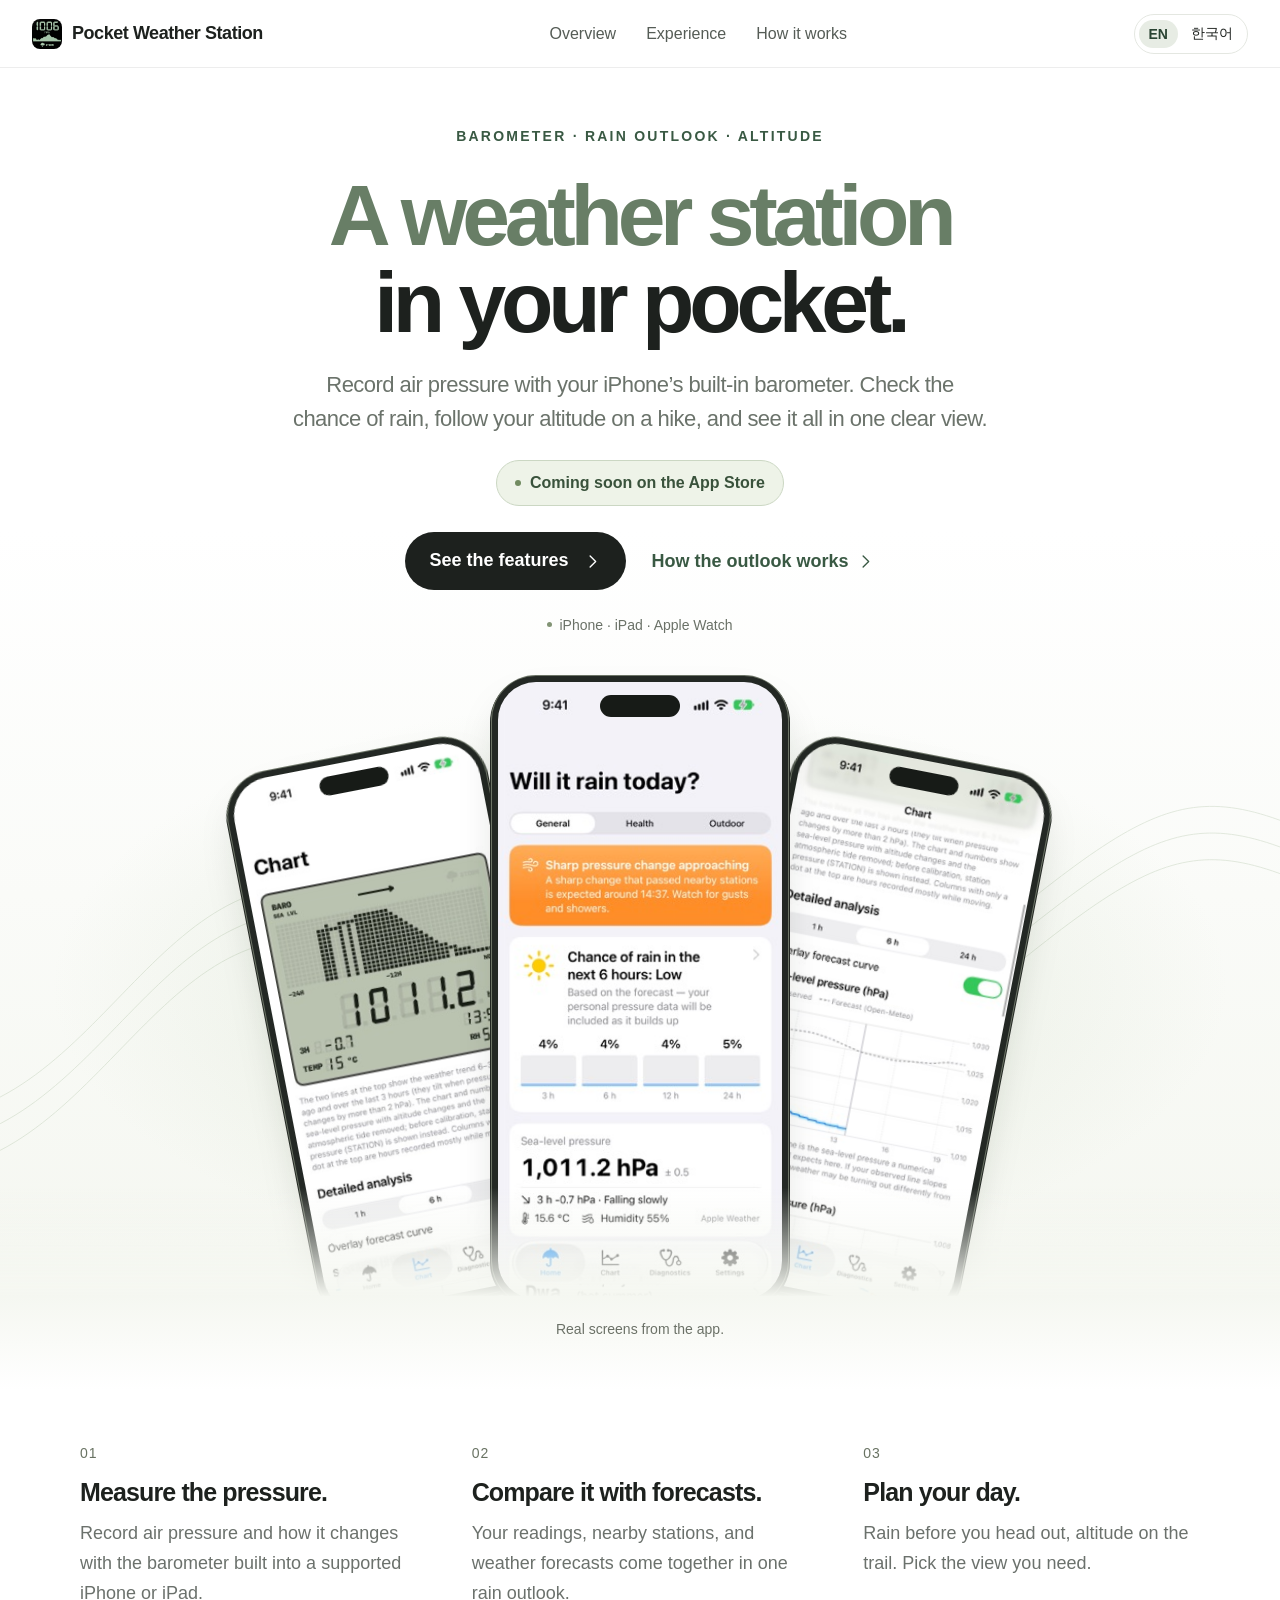
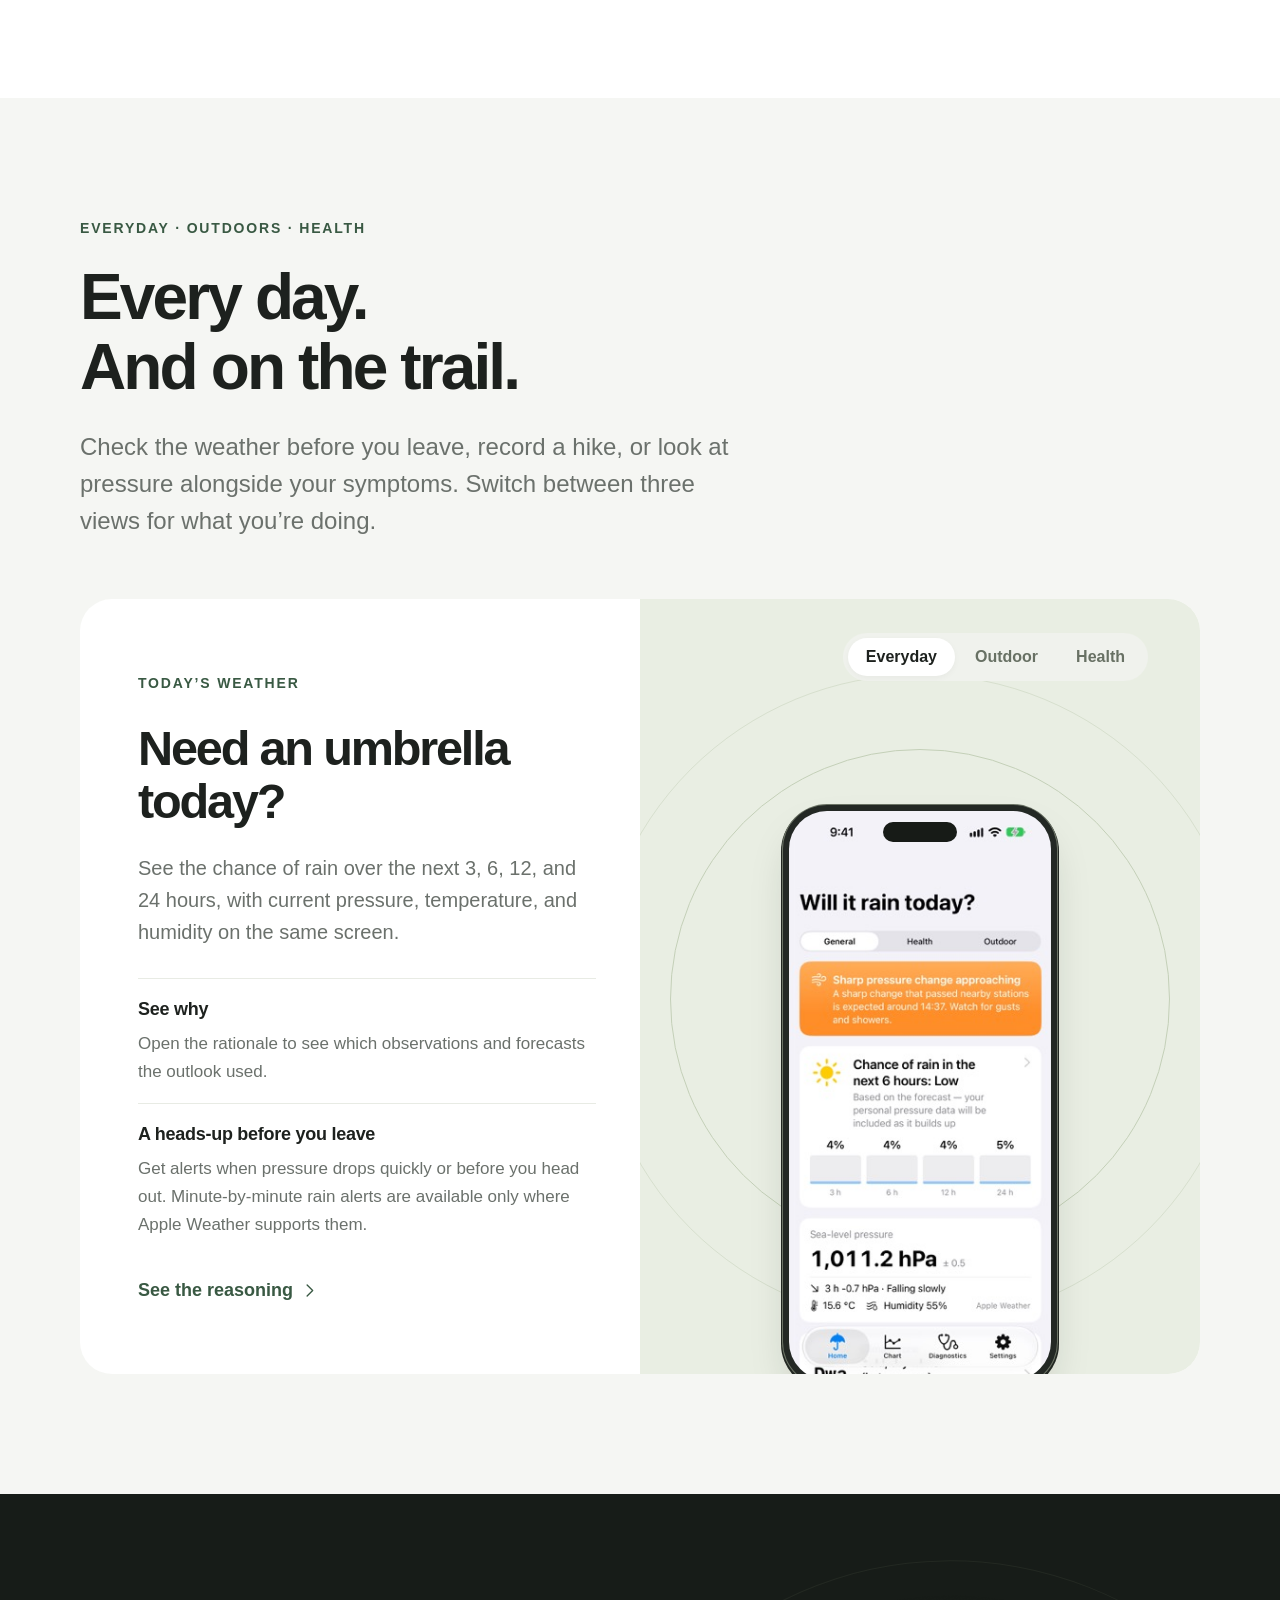
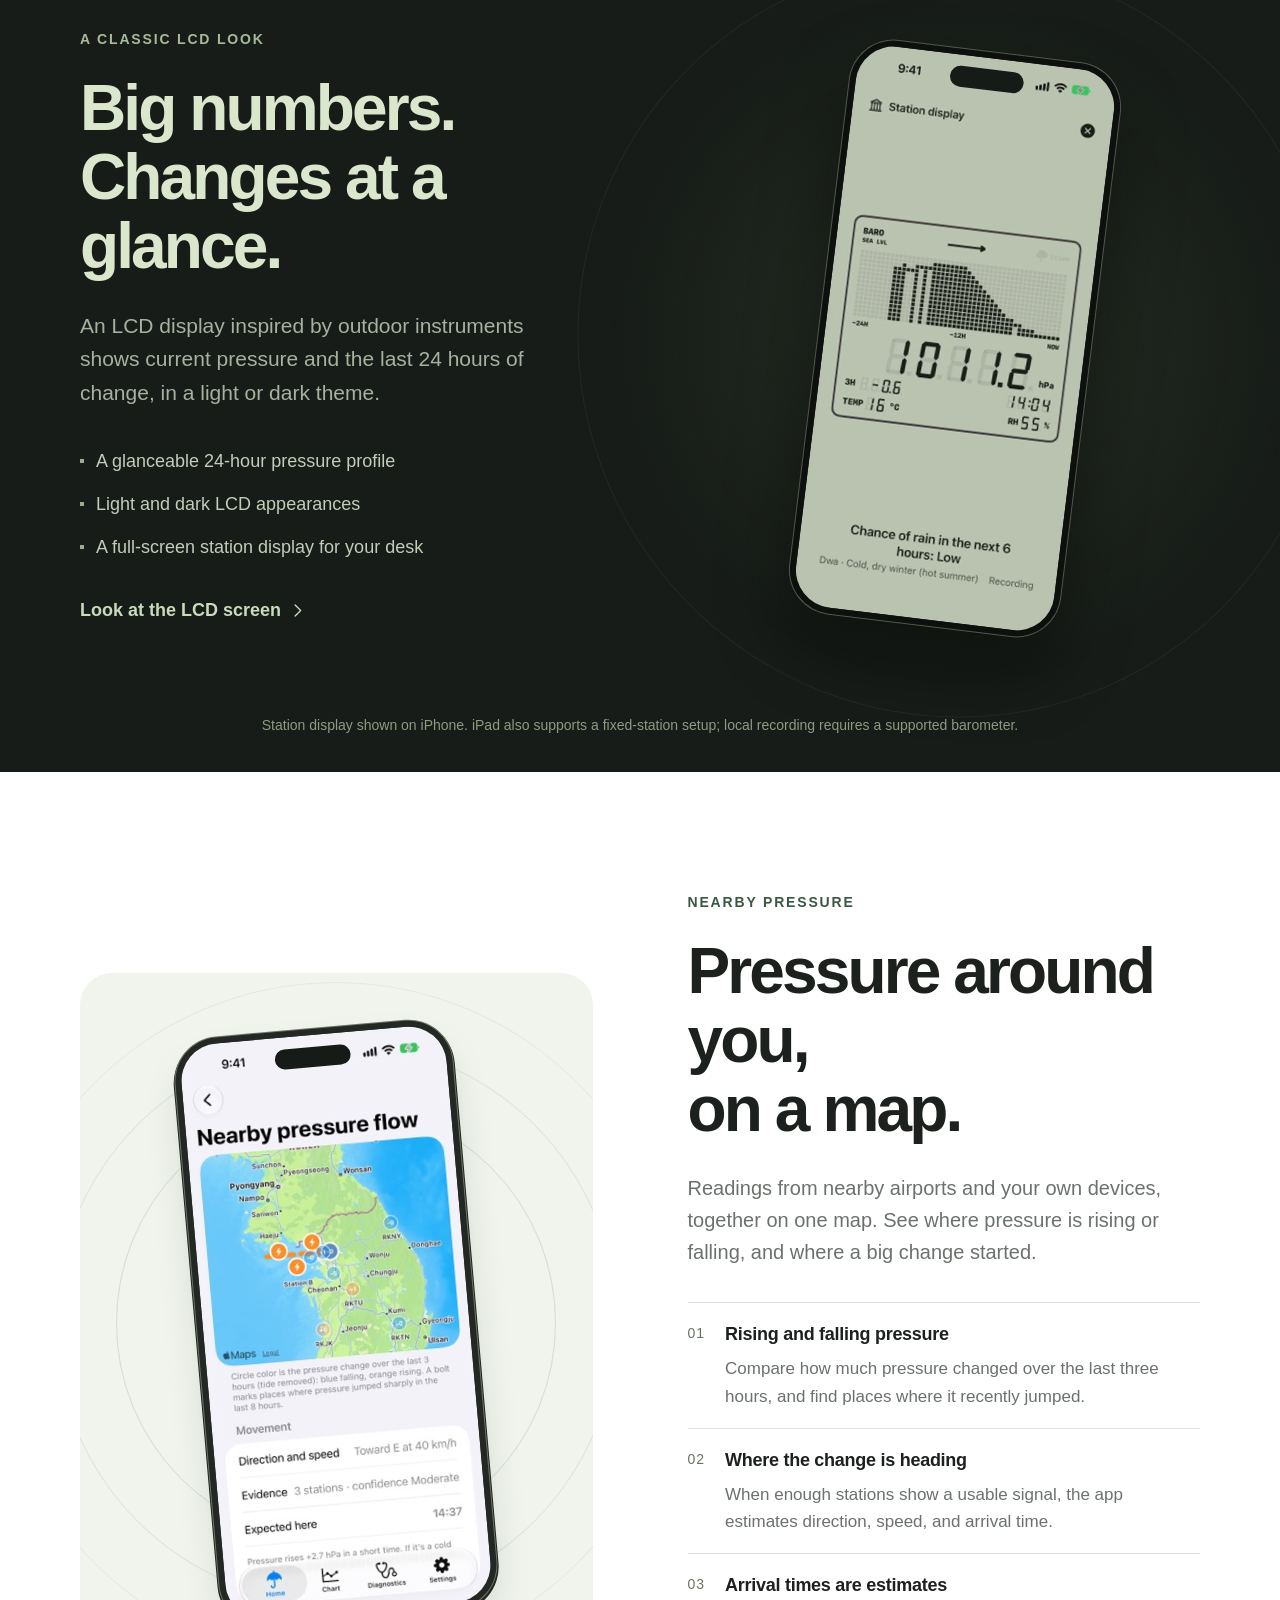
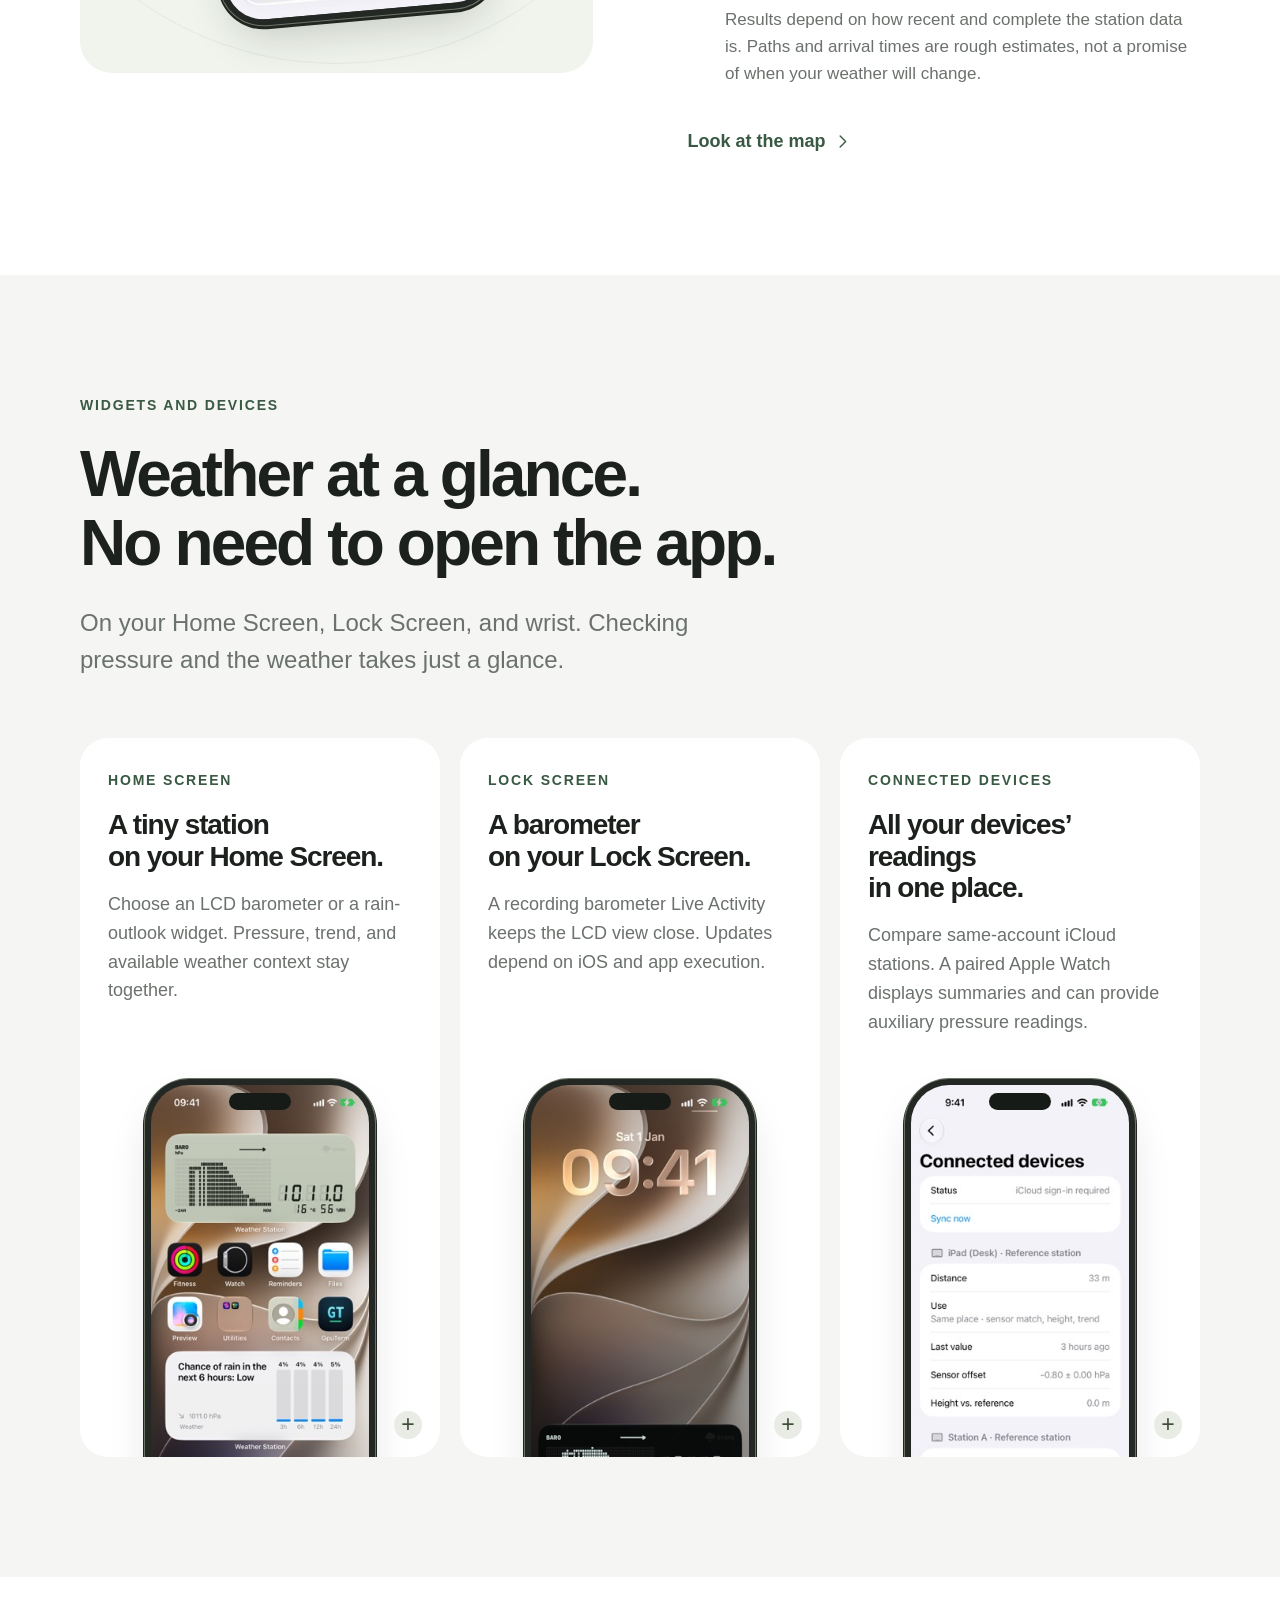
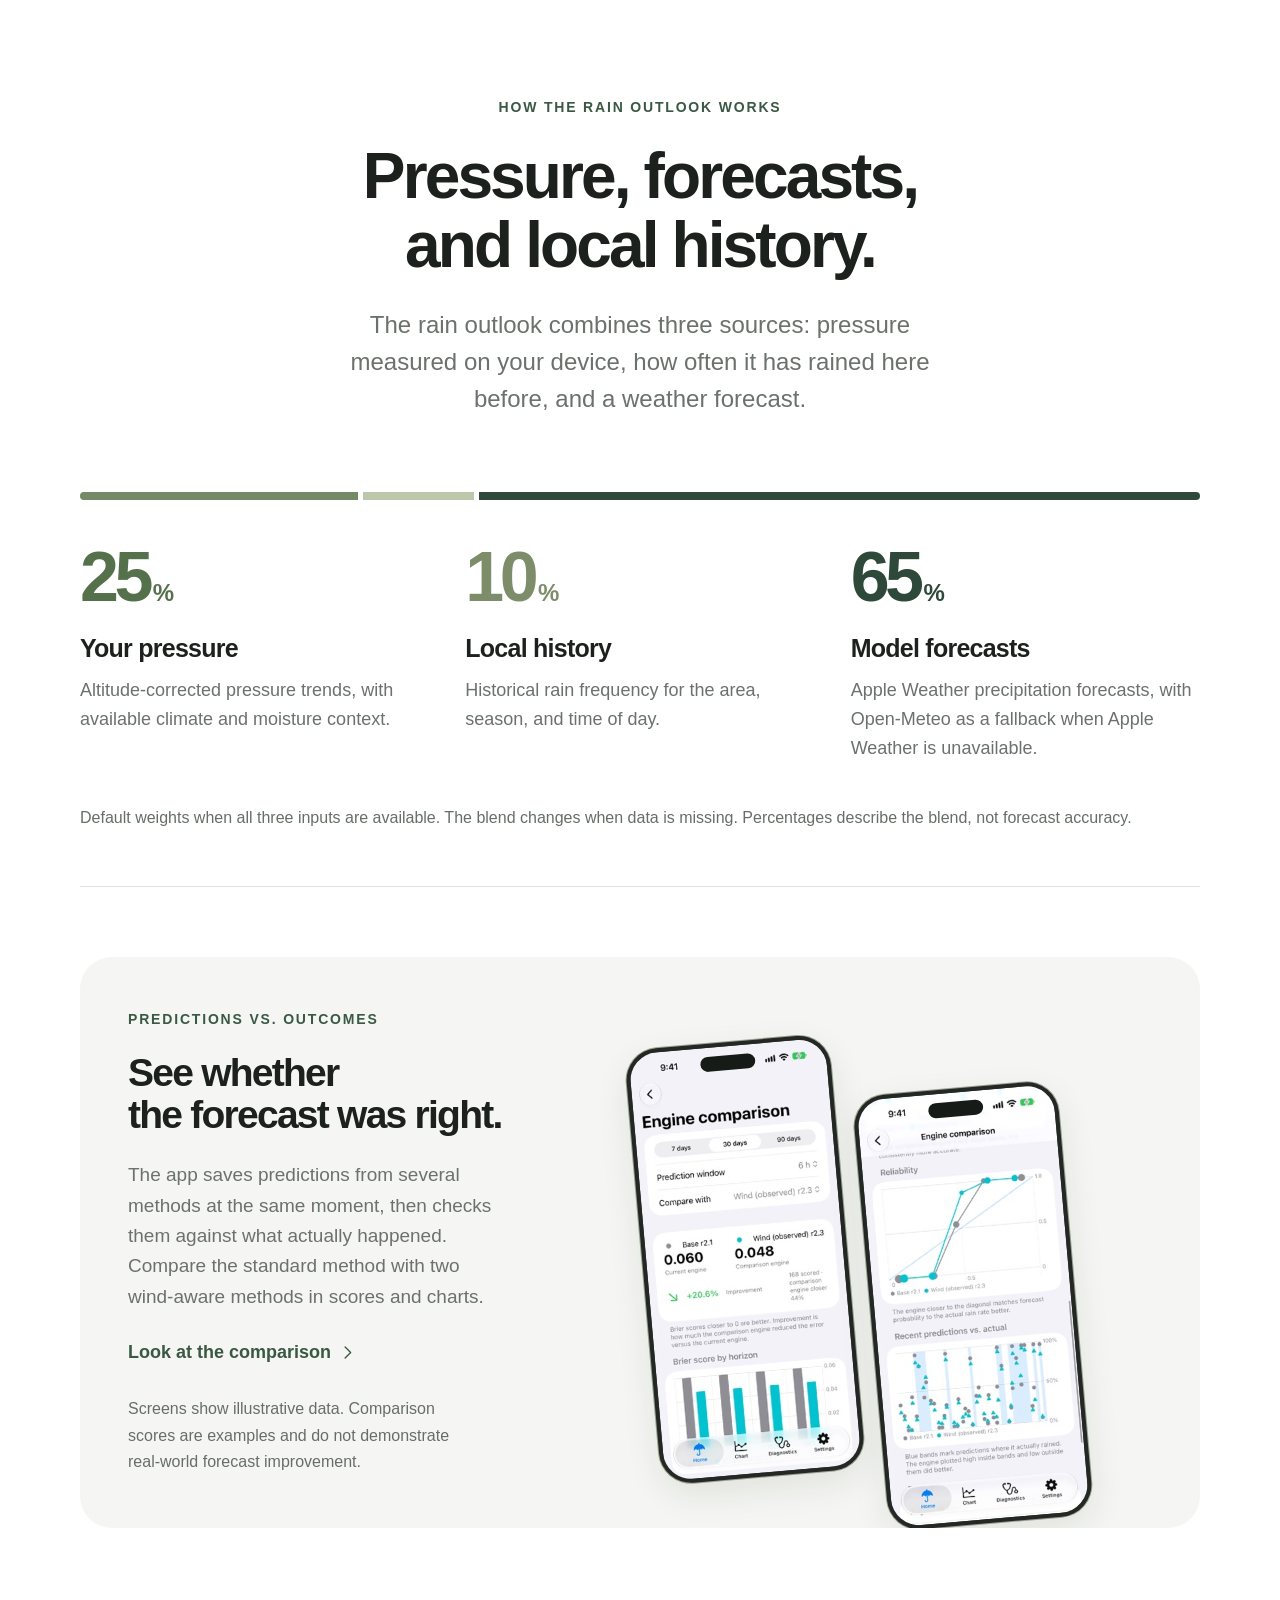
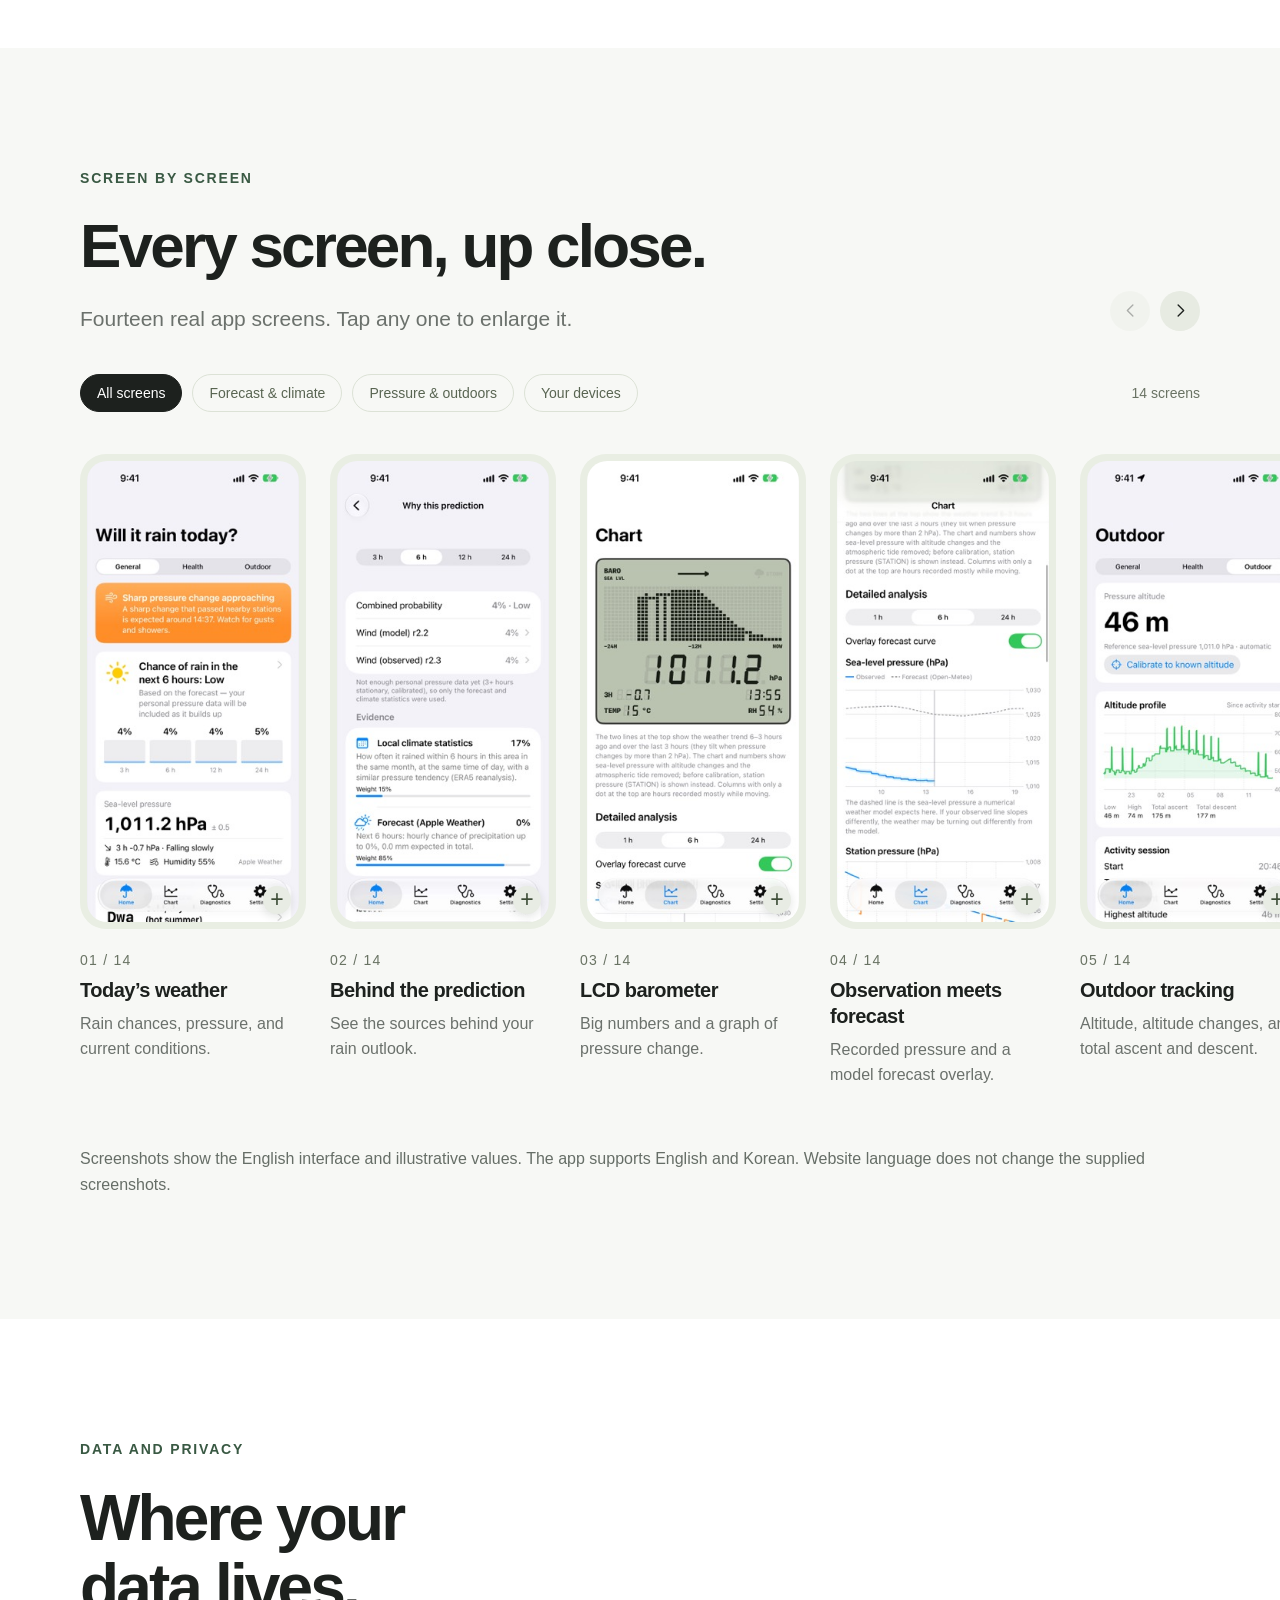
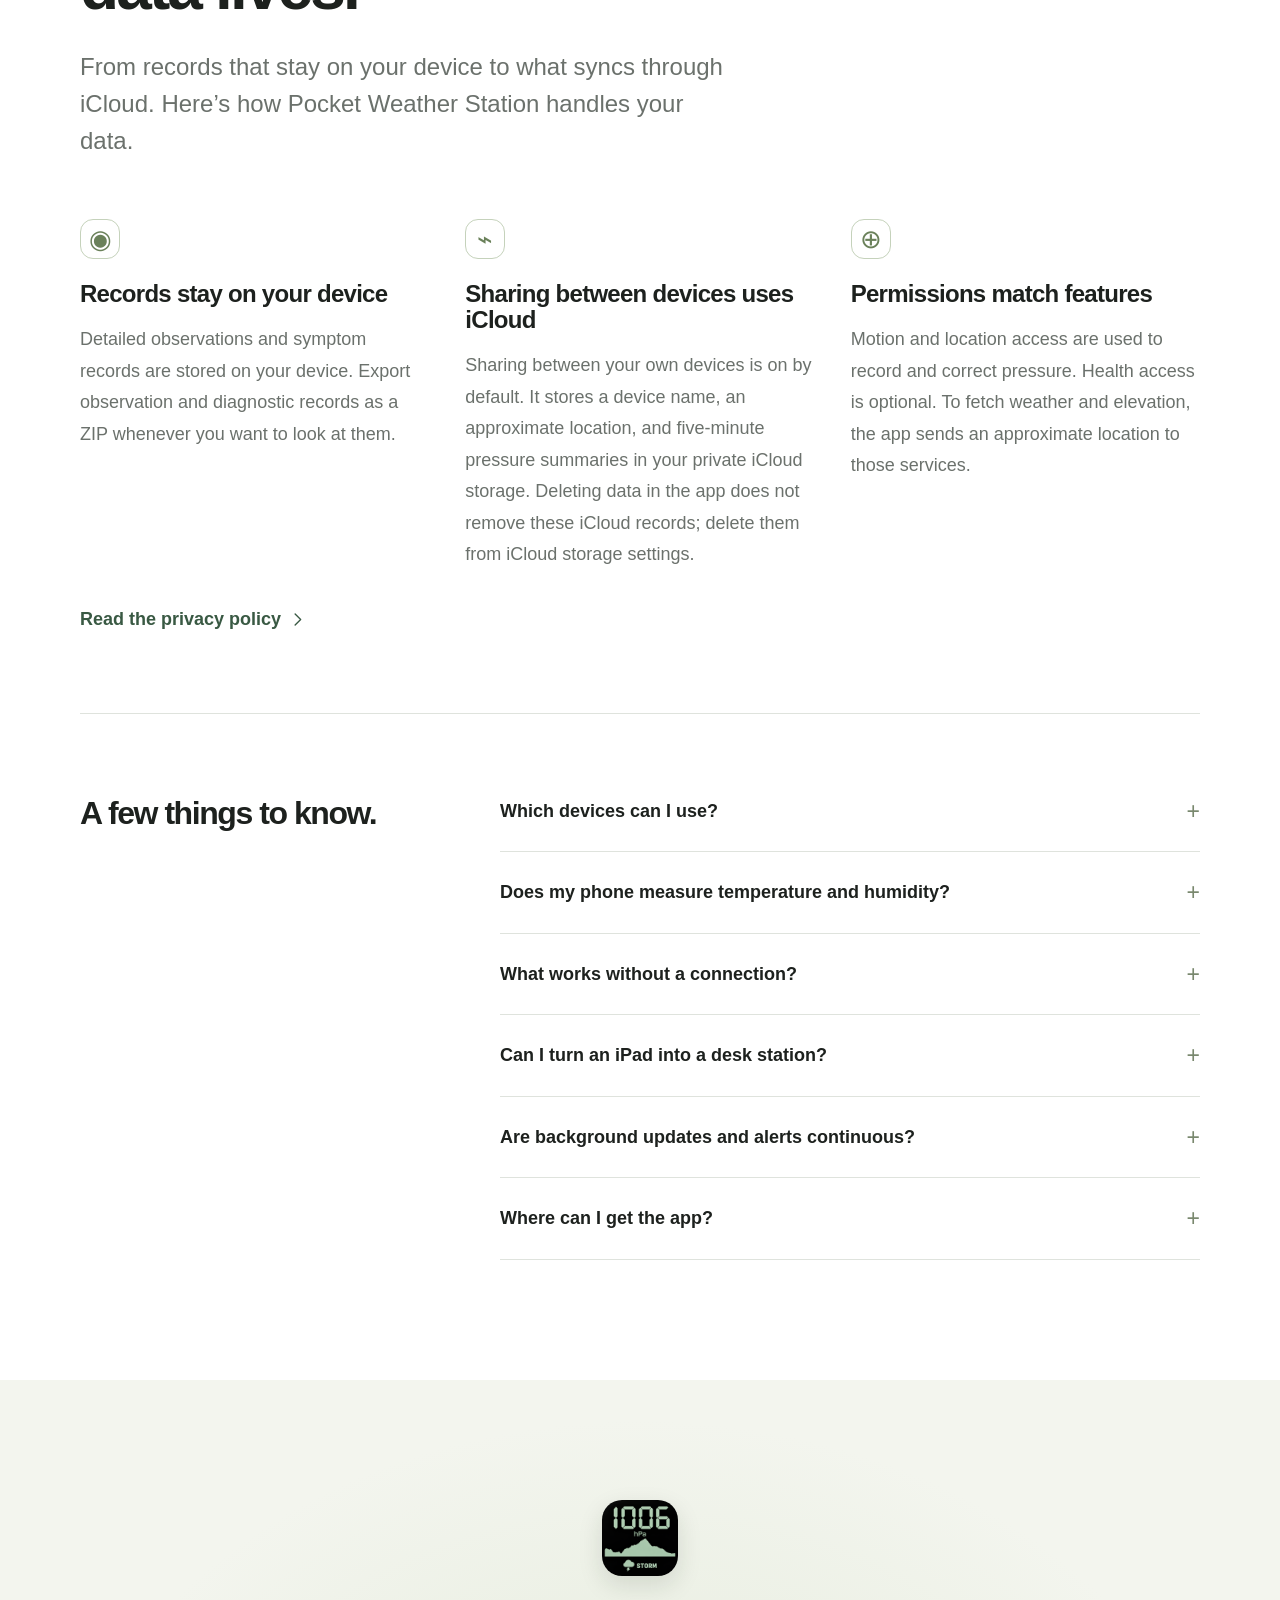
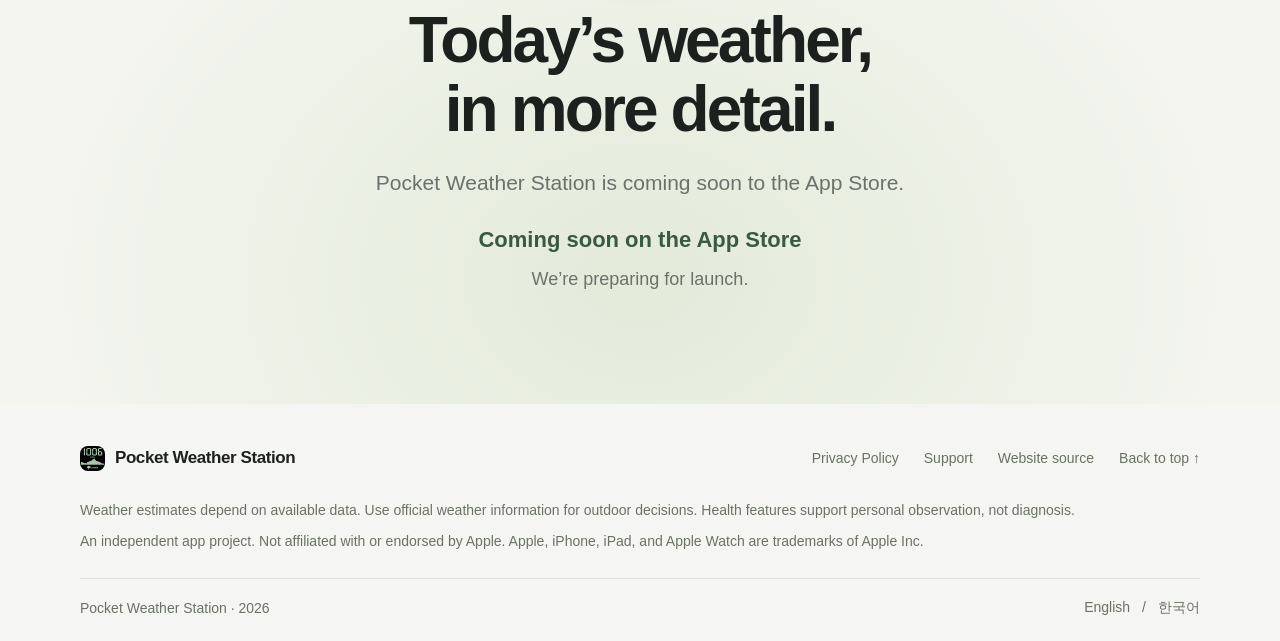
<file: index.html>
<!doctype html>
<html lang="en">
<head>
  <meta charset="utf-8"><meta name="viewport" content="width=device-width,initial-scale=1">
  <title>Pocket Weather Station — Barometer and Rain Outlook for iPhone</title><meta name="description" content="Measure air pressure with your iPhone or iPad barometer, check the chance of rain, and follow altitude outdoors. LCD widgets and Apple Watch included.">
  <meta name="theme-color" content="#f8f9f6"><meta name="color-scheme" content="light">
  <link rel="canonical" href="https://fortranmentis.github.io/pocket_weather_station_hp/"><link rel="alternate" hreflang="en" href="https://fortranmentis.github.io/pocket_weather_station_hp/"><link rel="alternate" hreflang="ko" href="https://fortranmentis.github.io/pocket_weather_station_hp/ko/"><link rel="alternate" hreflang="x-default" href="https://fortranmentis.github.io/pocket_weather_station_hp/">
  <meta property="og:type" content="website"><meta property="og:title" content="Pocket Weather Station — Barometer and Rain Outlook for iPhone"><meta property="og:description" content="Measure air pressure with your iPhone or iPad barometer, check the chance of rain, and follow altitude outdoors. LCD widgets and Apple Watch included."><meta property="og:url" content="https://fortranmentis.github.io/pocket_weather_station_hp/"><meta property="og:image" content="https://fortranmentis.github.io/pocket_weather_station_hp/assets/social-preview.jpg"><meta property="og:image:alt" content="Pocket Weather Station app screens on iPhone"><meta property="og:locale" content="en_US"><meta property="og:locale:alternate" content="ko_KR"><meta name="twitter:card" content="summary_large_image">
  <link rel="icon" type="image/png" href="./assets/app-icon.png"><link rel="apple-touch-icon" href="./assets/app-icon.png"><link rel="stylesheet" href="./assets/style.css?v=9a920d9a2994">
  <script src="./assets/app.js?v=b0fb8dafd86a" defer></script>
</head>
<body id="top" data-asset-prefix="./">
  <a class="skip-link" href="#main">Skip to content</a>
  <header class="site-header"><div class="nav-inner">
    <a class="brand" href="#top"><img src="./assets/app-icon.png" width="30" height="30" alt=""><span>Pocket Weather Station</span></a>
    <nav id="main-nav" aria-label="Main navigation"><a href="#overview">Overview</a><a href="#experience">Experience</a><a href="#technology">How it works</a></nav>
    <div class="nav-actions"><div class="languages" aria-label="Language"><a href="./" lang="en" hreflang="en" aria-current="page">EN</a><a href="./ko/" lang="ko" hreflang="ko" >한국어</a></div><button type="button" class="menu-toggle" aria-controls="main-nav" aria-expanded="false" aria-label="Toggle menu"><span></span><span></span></button></div>
  </div></header>
  <main id="main">
    <section class="hero" id="overview" aria-labelledby="hero-title">
      <div class="hero-copy"><p class="eyebrow">BAROMETER · RAIN OUTLOOK · ALTITUDE</p><h1 id="hero-title">A weather station<br>in your pocket.</h1><p class="hero-description">Record air pressure with your iPhone’s built-in barometer. Check the chance of rain, follow your altitude on a hike, and see it all in one clear view.</p><p class="release-badge"><span aria-hidden="true"></span>Coming soon on the App Store</p><div class="hero-actions"><a class="button" href="#experience">See the features<svg viewBox="0 0 24 24" aria-hidden="true"><path d="m9 5 7 7-7 7"/></svg></a><a class="text-link" href="#technology">How the outlook works<svg viewBox="0 0 24 24" aria-hidden="true"><path d="m9 5 7 7-7 7"/></svg></a></div><p class="platforms"><span class="platform-dot" aria-hidden="true"></span>iPhone · iPad · Apple Watch</p></div>
      <div class="hero-stage"><svg class="atmosphere" viewBox="0 0 1440 640" fill="none" aria-hidden="true"><path d="M-100 470C120 470 180 140 410 220S770 540 1040 320 1330 70 1540 180"/><path d="M-100 500C120 500 180 170 410 250S770 570 1040 350 1330 100 1540 210"/><path d="M-100 530C120 530 180 200 410 280S770 600 1040 380 1330 130 1540 240"/></svg><div class="hero-phones"><div class="phone hero-phone-left"><img class="" src="./assets/screenshots/03-chart-lcd-600.jpg" srcset="./assets/screenshots/03-chart-lcd-600.jpg 600w, ./assets/screenshots/03-chart-lcd.jpg 1206w" sizes="(max-width: 600px) 70vw, 340px" width="1206" height="2622" alt="LCD barometer" loading=lazy decoding="async"><span class="island" aria-hidden="true"></span></div><div class="phone hero-phone-center"><img class="" src="./assets/screenshots/01-home-600.jpg" srcset="./assets/screenshots/01-home-600.jpg 600w, ./assets/screenshots/01-home.jpg 1206w" sizes="(max-width: 600px) 70vw, 340px" width="1206" height="2622" alt="Today’s weather" fetchpriority=high decoding="async"><span class="island" aria-hidden="true"></span></div><div class="phone hero-phone-right"><img class="" src="./assets/screenshots/04-chart-forecast-600.jpg" srcset="./assets/screenshots/04-chart-forecast-600.jpg 600w, ./assets/screenshots/04-chart-forecast.jpg 1206w" sizes="(max-width: 600px) 70vw, 340px" width="1206" height="2622" alt="Observation meets forecast" loading=lazy decoding="async"><span class="island" aria-hidden="true"></span></div></div></div>
      <p class="image-caption">Real screens from the app.</p>
    </section>
    <div class="intro section-width"><div class="intro-item"><span class="index">01</span><h2>Measure the pressure.</h2><p>Record air pressure and how it changes with the barometer built into a supported iPhone or iPad.</p></div><div class="intro-item"><span class="index">02</span><h2>Compare it with forecasts.</h2><p>Your readings, nearby stations, and weather forecasts come together in one rain outlook.</p></div><div class="intro-item"><span class="index">03</span><h2>Plan your day.</h2><p>Rain before you head out, altitude on the trail. Pick the view you need.</p></div></div>
    <section class="experience section-pad" id="experience" aria-labelledby="experience-title"><div class="section-width"><div class="section-heading"><p class="eyebrow">EVERYDAY · OUTDOORS · HEALTH</p><h2 id="experience-title">Every day.<br>And on the trail.</h2><p>Check the weather before you leave, record a hike, or look at pressure alongside your symptoms. Switch between three views for what you’re doing.</p></div><div class="experience-switch"><div class="tabs" role="tablist" aria-label="Choose a view"><button role="tab" id="tab-everyday" aria-controls="panel-everyday" aria-selected="true" tabindex="0">Everyday</button><button role="tab" id="tab-outdoor" aria-controls="panel-outdoor" aria-selected="false" tabindex="-1">Outdoor</button><button role="tab" id="tab-health" aria-controls="panel-health" aria-selected="false" tabindex="-1">Health</button></div><div class="experience-panel" id="panel-everyday" role="tabpanel" aria-labelledby="tab-everyday" tabindex="0" >
          <div class="experience-copy"><p class="eyebrow">TODAY’S WEATHER</p><h3>Need an umbrella<br>today?</h3><p class="body-large">See the chance of rain over the next 3, 6, 12, and 24 hours, with current pressure, temperature, and humidity on the same screen.</p><ul class="feature-list"><li><h4>See why</h4><p>Open the rationale to see which observations and forecasts the outlook used.</p></li><li><h4>A heads-up before you leave</h4><p>Get alerts when pressure drops quickly or before you head out. Minute-by-minute rain alerts are available only where Apple Weather supports them.</p></li></ul><button class="text-link" type="button" data-screen="02-prediction-rationale" aria-haspopup="dialog">See the reasoning<svg viewBox="0 0 24 24" aria-hidden="true"><path d="m9 5 7 7-7 7"/></svg></button></div>
          <div class="experience-visual everyday"><span class="orbit orbit-one" aria-hidden="true"></span><span class="orbit orbit-two" aria-hidden="true"></span><div class="phone "><img class="" src="./assets/screenshots/01-home-600.jpg" srcset="./assets/screenshots/01-home-600.jpg 600w, ./assets/screenshots/01-home.jpg 1206w" sizes="(max-width: 600px) 70vw, 340px" width="1206" height="2622" alt="Today’s weather" loading=lazy decoding="async"><span class="island" aria-hidden="true"></span></div></div>
        </div><div class="experience-panel" id="panel-outdoor" role="tabpanel" aria-labelledby="tab-outdoor" tabindex="0" hidden>
          <div class="experience-copy"><p class="eyebrow">HIKING AND OUTDOORS</p><h3>Heading uphill?<br>Use the altimeter.</h3><p class="body-large">Take your station beyond the doorstep. Track barometric altitude, follow an altitude profile, and record your ascent and descent.</p><ul class="feature-list"><li><h4>A reference you can adjust</h4><p>Calibrate with a known altitude or sea-level pressure reference.</p></li><li><h4>A little mountain awareness</h4><p>Review changing pressure and mountain-weather signals alongside your session. Check official forecasts and local conditions before heading out.</p></li></ul><button class="text-link" type="button" data-screen="05-outdoor" aria-haspopup="dialog">Look at the outdoor screen<svg viewBox="0 0 24 24" aria-hidden="true"><path d="m9 5 7 7-7 7"/></svg></button></div>
          <div class="experience-visual outdoor"><span class="orbit orbit-one" aria-hidden="true"></span><span class="orbit orbit-two" aria-hidden="true"></span><div class="phone "><img class="" src="./assets/screenshots/05-outdoor-600.jpg" srcset="./assets/screenshots/05-outdoor-600.jpg 600w, ./assets/screenshots/05-outdoor.jpg 1206w" sizes="(max-width: 600px) 70vw, 340px" width="1206" height="2622" alt="Outdoor tracking" loading=lazy decoding="async"><span class="island" aria-hidden="true"></span></div></div>
        </div><div class="experience-panel" id="panel-health" role="tabpanel" aria-labelledby="tab-health" tabindex="0" hidden>
          <div class="experience-copy"><p class="eyebrow">SYMPTOMS AND PRESSURE</p><h3>Your symptoms.<br>That day’s pressure.</h3><p class="body-large">See the past 24 hours of pressure observations and the next 48 hours of model pressure alongside the symptoms you choose to record.</p><ul class="feature-list"><li><h4>Keep a personal record</h4><p>Log symptoms and explore recent pressure patterns. Optional Health integration supports headache reading and writing.</p></li><li><h4>A gentle pressure reminder</h4><p>Set reminders for large pressure swings. These records help you explore patterns; they do not establish medical causation or provide a diagnosis.</p></li></ul><button class="text-link" type="button" data-screen="07-health" aria-haspopup="dialog">Look at the health screen<svg viewBox="0 0 24 24" aria-hidden="true"><path d="m9 5 7 7-7 7"/></svg></button></div>
          <div class="experience-visual health"><span class="orbit orbit-one" aria-hidden="true"></span><span class="orbit orbit-two" aria-hidden="true"></span><div class="phone "><img class="" src="./assets/screenshots/07-health-600.jpg" srcset="./assets/screenshots/07-health-600.jpg 600w, ./assets/screenshots/07-health.jpg 1206w" sizes="(max-width: 600px) 70vw, 340px" width="1206" height="2622" alt="Symptoms and pressure" loading=lazy decoding="async"><span class="island" aria-hidden="true"></span></div></div>
        </div></div></div></section>
    <section class="lcd-section" aria-labelledby="lcd-title"><div class="lcd-inner section-width"><div class="lcd-copy"><p class="eyebrow">A CLASSIC LCD LOOK</p><h2 id="lcd-title">Big numbers.<br>Changes at a glance.</h2><p class="body-large">An LCD display inspired by outdoor instruments shows current pressure and the last 24 hours of change, in a light or dark theme.</p><ul class="lcd-features"><li>A glanceable 24-hour pressure profile</li><li>Light and dark LCD appearances</li><li>A full-screen station display for your desk</li></ul><button class="text-link" type="button" data-screen="03-chart-lcd" aria-haspopup="dialog">Look at the LCD screen<svg viewBox="0 0 24 24" aria-hidden="true"><path d="m9 5 7 7-7 7"/></svg></button></div><div class="lcd-visual"><div class="phone "><img class="" src="./assets/screenshots/12-station-display-600.jpg" srcset="./assets/screenshots/12-station-display-600.jpg 600w, ./assets/screenshots/12-station-display.jpg 1206w" sizes="(max-width: 600px) 70vw, 340px" width="1206" height="2622" alt="Station display" loading=lazy decoding="async"><span class="island" aria-hidden="true"></span></div><span class="lcd-orbit" aria-hidden="true"></span></div></div><p class="lcd-note section-width">Station display shown on iPhone. iPad also supports a fixed-station setup; local recording requires a supported barometer.</p></section>
    <section class="flow-section section-pad" aria-labelledby="flow-title"><div class="flow-inner section-width"><div class="flow-visual"><span class="map-orbit" aria-hidden="true"></span><div class="phone "><img class="" src="./assets/screenshots/06-pressure-flow-map-600.jpg" srcset="./assets/screenshots/06-pressure-flow-map-600.jpg 600w, ./assets/screenshots/06-pressure-flow-map.jpg 1206w" sizes="(max-width: 600px) 70vw, 340px" width="1206" height="2622" alt="Nearby pressure map" loading=lazy decoding="async"><span class="island" aria-hidden="true"></span></div></div><div class="flow-copy"><p class="eyebrow">NEARBY PRESSURE</p><h2 id="flow-title">Pressure around you,<br>on a map.</h2><p class="body-large">Readings from nearby airports and your own devices, together on one map. See where pressure is rising or falling, and where a big change started.</p><ol class="flow-points"><li><span class="index">01</span><div><h3>Rising and falling pressure</h3><p>Compare how much pressure changed over the last three hours, and find places where it recently jumped.</p></div></li><li><span class="index">02</span><div><h3>Where the change is heading</h3><p>When enough stations show a usable signal, the app estimates direction, speed, and arrival time.</p></div></li><li><span class="index">03</span><div><h3>Arrival times are estimates</h3><p>Results depend on how recent and complete the station data is. Paths and arrival times are rough estimates, not a promise of when your weather will change.</p></div></li></ol><button class="text-link" type="button" data-screen="06-pressure-flow-map" aria-haspopup="dialog">Look at the map<svg viewBox="0 0 24 24" aria-hidden="true"><path d="m9 5 7 7-7 7"/></svg></button></div></div></section>
    <section class="ecosystem section-pad" aria-labelledby="ecosystem-title"><div class="section-width"><div class="section-heading"><p class="eyebrow">WIDGETS AND DEVICES</p><h2 id="ecosystem-title">Weather at a glance.<br>No need to open the app.</h2><p>On your Home Screen, Lock Screen, and wrist. Checking pressure and the weather takes just a glance.</p></div><div class="ecosystem-grid"><article class="ecosystem-card"><div class="ecosystem-copy"><p class="eyebrow">HOME SCREEN</p><h3>A tiny station<br>on your Home Screen.</h3><p>Choose an LCD barometer or a rain-outlook widget. Pressure, trend, and available weather context stay together.</p></div><button class="screen-button" data-screen="13-widgets" aria-haspopup="dialog" aria-label="Enlarge screenshot: Home Screen widgets"><div class="phone "><img class="" src="./assets/screenshots/13-widgets-600.jpg" srcset="./assets/screenshots/13-widgets-600.jpg 600w, ./assets/screenshots/13-widgets.jpg 1206w" sizes="(max-width: 600px) 70vw, 340px" width="1206" height="2622" alt="Home Screen widgets" loading=lazy decoding="async"><span class="island" aria-hidden="true"></span></div><span class="zoom-plus" aria-hidden="true">+</span></button></article><article class="ecosystem-card"><div class="ecosystem-copy"><p class="eyebrow">LOCK SCREEN</p><h3>A barometer<br>on your Lock Screen.</h3><p>A recording barometer Live Activity keeps the LCD view close. Updates depend on iOS and app execution.</p></div><button class="screen-button" data-screen="14-lock-screen" aria-haspopup="dialog" aria-label="Enlarge screenshot: Lock Screen barometer"><div class="phone "><img class="" src="./assets/screenshots/14-lock-screen-600.jpg" srcset="./assets/screenshots/14-lock-screen-600.jpg 600w, ./assets/screenshots/14-lock-screen.jpg 1206w" sizes="(max-width: 600px) 70vw, 340px" width="1206" height="2622" alt="Lock Screen barometer" loading=lazy decoding="async"><span class="island" aria-hidden="true"></span></div><span class="zoom-plus" aria-hidden="true">+</span></button></article><article class="ecosystem-card"><div class="ecosystem-copy"><p class="eyebrow">CONNECTED DEVICES</p><h3>All your devices’ readings<br>in one place.</h3><p>Compare same-account iCloud stations. A paired Apple Watch displays summaries and can provide auxiliary pressure readings.</p></div><button class="screen-button" data-screen="11-connected-devices" aria-haspopup="dialog" aria-label="Enlarge screenshot: Your connected stations"><div class="phone "><img class="" src="./assets/screenshots/11-connected-devices-600.jpg" srcset="./assets/screenshots/11-connected-devices-600.jpg 600w, ./assets/screenshots/11-connected-devices.jpg 1206w" sizes="(max-width: 600px) 70vw, 340px" width="1206" height="2622" alt="Your connected stations" loading=lazy decoding="async"><span class="island" aria-hidden="true"></span></div><span class="zoom-plus" aria-hidden="true">+</span></button></article></div></div></section>
    <section class="technology section-pad" id="technology" aria-labelledby="tech-title"><div class="section-width"><div class="section-heading centered"><p class="eyebrow">HOW THE RAIN OUTLOOK WORKS</p><h2 id="tech-title">Pressure, forecasts,<br>and local history.</h2><p>The rain outlook combines three sources: pressure measured on your device, how often it has rained here before, and a weather forecast.</p></div><div class="blend-bar" aria-hidden="true"><span></span><span></span><span></span></div><div class="ingredients"><article class="ingredient ingredient-0"><p class="weight">25<span>%</span></p><h3>Your pressure</h3><p>Altitude-corrected pressure trends, with available climate and moisture context.</p></article><article class="ingredient ingredient-1"><p class="weight">10<span>%</span></p><h3>Local history</h3><p>Historical rain frequency for the area, season, and time of day.</p></article><article class="ingredient ingredient-2"><p class="weight">65<span>%</span></p><h3>Model forecasts</h3><p>Apple Weather precipitation forecasts, with Open-Meteo as a fallback when Apple Weather is unavailable.</p></article></div><p class="footnote weight-note">Default weights when all three inputs are available. The blend changes when data is missing. Percentages describe the blend, not forecast accuracy.</p><div class="comparison"><div class="comparison-copy"><p class="eyebrow">PREDICTIONS VS. OUTCOMES</p><h3>See whether<br>the forecast was right.</h3><p>The app saves predictions from several methods at the same moment, then checks them against what actually happened. Compare the standard method with two wind-aware methods in scores and charts.</p><button class="text-link" type="button" data-screen="09-engine-comparison" aria-haspopup="dialog">Look at the comparison<svg viewBox="0 0 24 24" aria-hidden="true"><path d="m9 5 7 7-7 7"/></svg></button><p class="footnote">Screens show illustrative data. Comparison scores are examples and do not demonstrate real-world forecast improvement.</p></div><div class="comparison-visual"><div class="phone "><img class="" src="./assets/screenshots/09-engine-comparison-600.jpg" srcset="./assets/screenshots/09-engine-comparison-600.jpg 600w, ./assets/screenshots/09-engine-comparison.jpg 1206w" sizes="(max-width: 600px) 70vw, 340px" width="1206" height="2622" alt="Prediction methods compared" loading=lazy decoding="async"><span class="island" aria-hidden="true"></span></div><div class="phone "><img class="" src="./assets/screenshots/10-engine-charts-600.jpg" srcset="./assets/screenshots/10-engine-charts-600.jpg 600w, ./assets/screenshots/10-engine-charts.jpg 1206w" sizes="(max-width: 600px) 70vw, 340px" width="1206" height="2622" alt="Prediction charts" loading=lazy decoding="async"><span class="island" aria-hidden="true"></span></div></div></div></div></section>
    <section class="gallery section-pad" id="screens" aria-labelledby="gallery-title"><div class="section-width"><div class="gallery-heading"><div><p class="eyebrow">SCREEN BY SCREEN</p><h2 id="gallery-title">Every screen, up close.</h2><p class="body-large">Fourteen real app screens. Tap any one to enlarge it.</p></div><div class="gallery-arrows"><button type="button" data-scroll="-1" aria-label="Previous screens"><svg viewBox="0 0 24 24" aria-hidden="true"><path d="m15 5-7 7 7 7"/></svg></button><button type="button" data-scroll="1" aria-label="Next screens"><svg viewBox="0 0 24 24" aria-hidden="true"><path d="m9 5 7 7-7 7"/></svg></button></div></div><div class="gallery-controls"><div class="filters" role="group" aria-label="Filter screenshots"><button type="button" data-filter="0" aria-pressed="true">All screens</button><button type="button" data-filter="1" aria-pressed="false">Forecast &amp; climate</button><button type="button" data-filter="2" aria-pressed="false">Pressure &amp; outdoors</button><button type="button" data-filter="3" aria-pressed="false">Your devices</button></div><span class="gallery-count" aria-live="polite" data-count-template="{n} screens">14 screens</span></div></div><div class="gallery-track" aria-label="App screenshot gallery" tabindex="0"><article class="gallery-card" data-group="1"><button class="gallery-image" type="button" data-screen="01-home" aria-haspopup="dialog" aria-label="Enlarge screenshot: Today’s weather"><img class="" src="./assets/screenshots/01-home-600.jpg" srcset="./assets/screenshots/01-home-600.jpg 600w, ./assets/screenshots/01-home.jpg 1206w" sizes="(max-width: 600px) 70vw, 340px" width="1206" height="2622" alt="Today’s weather" loading=lazy decoding="async"><span class="zoom-plus" aria-hidden="true">+</span></button><span class="screen-index">01 / 14</span><h3>Today’s weather</h3><p>Rain chances, pressure, and current conditions.</p></article><article class="gallery-card" data-group="1"><button class="gallery-image" type="button" data-screen="02-prediction-rationale" aria-haspopup="dialog" aria-label="Enlarge screenshot: Behind the prediction"><img class="" src="./assets/screenshots/02-prediction-rationale-600.jpg" srcset="./assets/screenshots/02-prediction-rationale-600.jpg 600w, ./assets/screenshots/02-prediction-rationale.jpg 1206w" sizes="(max-width: 600px) 70vw, 340px" width="1206" height="2622" alt="Behind the prediction" loading=lazy decoding="async"><span class="zoom-plus" aria-hidden="true">+</span></button><span class="screen-index">02 / 14</span><h3>Behind the prediction</h3><p>See the sources behind your rain outlook.</p></article><article class="gallery-card" data-group="2"><button class="gallery-image" type="button" data-screen="03-chart-lcd" aria-haspopup="dialog" aria-label="Enlarge screenshot: LCD barometer"><img class="" src="./assets/screenshots/03-chart-lcd-600.jpg" srcset="./assets/screenshots/03-chart-lcd-600.jpg 600w, ./assets/screenshots/03-chart-lcd.jpg 1206w" sizes="(max-width: 600px) 70vw, 340px" width="1206" height="2622" alt="LCD barometer" loading=lazy decoding="async"><span class="zoom-plus" aria-hidden="true">+</span></button><span class="screen-index">03 / 14</span><h3>LCD barometer</h3><p>Big numbers and a graph of pressure change.</p></article><article class="gallery-card" data-group="2"><button class="gallery-image" type="button" data-screen="04-chart-forecast" aria-haspopup="dialog" aria-label="Enlarge screenshot: Observation meets forecast"><img class="" src="./assets/screenshots/04-chart-forecast-600.jpg" srcset="./assets/screenshots/04-chart-forecast-600.jpg 600w, ./assets/screenshots/04-chart-forecast.jpg 1206w" sizes="(max-width: 600px) 70vw, 340px" width="1206" height="2622" alt="Observation meets forecast" loading=lazy decoding="async"><span class="zoom-plus" aria-hidden="true">+</span></button><span class="screen-index">04 / 14</span><h3>Observation meets forecast</h3><p>Recorded pressure and a model forecast overlay.</p></article><article class="gallery-card" data-group="2"><button class="gallery-image" type="button" data-screen="05-outdoor" aria-haspopup="dialog" aria-label="Enlarge screenshot: Outdoor tracking"><img class="" src="./assets/screenshots/05-outdoor-600.jpg" srcset="./assets/screenshots/05-outdoor-600.jpg 600w, ./assets/screenshots/05-outdoor.jpg 1206w" sizes="(max-width: 600px) 70vw, 340px" width="1206" height="2622" alt="Outdoor tracking" loading=lazy decoding="async"><span class="zoom-plus" aria-hidden="true">+</span></button><span class="screen-index">05 / 14</span><h3>Outdoor tracking</h3><p>Altitude, altitude changes, and total ascent and descent.</p></article><article class="gallery-card" data-group="2"><button class="gallery-image" type="button" data-screen="06-pressure-flow-map" aria-haspopup="dialog" aria-label="Enlarge screenshot: Nearby pressure map"><img class="" src="./assets/screenshots/06-pressure-flow-map-600.jpg" srcset="./assets/screenshots/06-pressure-flow-map-600.jpg 600w, ./assets/screenshots/06-pressure-flow-map.jpg 1206w" sizes="(max-width: 600px) 70vw, 340px" width="1206" height="2622" alt="Nearby pressure map" loading=lazy decoding="async"><span class="zoom-plus" aria-hidden="true">+</span></button><span class="screen-index">06 / 14</span><h3>Nearby pressure map</h3><p>Pressure changes at nearby stations and estimated movement.</p></article><article class="gallery-card" data-group="2"><button class="gallery-image" type="button" data-screen="07-health" aria-haspopup="dialog" aria-label="Enlarge screenshot: Symptoms and pressure"><img class="" src="./assets/screenshots/07-health-600.jpg" srcset="./assets/screenshots/07-health-600.jpg 600w, ./assets/screenshots/07-health.jpg 1206w" sizes="(max-width: 600px) 70vw, 340px" width="1206" height="2622" alt="Symptoms and pressure" loading=lazy decoding="async"><span class="zoom-plus" aria-hidden="true">+</span></button><span class="screen-index">07 / 14</span><h3>Symptoms and pressure</h3><p>Log symptoms and compare them with pressure at the time.</p></article><article class="gallery-card" data-group="1"><button class="gallery-image" type="button" data-screen="08-climate-zone" aria-haspopup="dialog" aria-label="Enlarge screenshot: Your local climate"><img class="" src="./assets/screenshots/08-climate-zone-600.jpg" srcset="./assets/screenshots/08-climate-zone-600.jpg 600w, ./assets/screenshots/08-climate-zone.jpg 1206w" sizes="(max-width: 600px) 70vw, 340px" width="1206" height="2622" alt="Your local climate" loading=lazy decoding="async"><span class="zoom-plus" aria-hidden="true">+</span></button><span class="screen-index">08 / 14</span><h3>Your local climate</h3><p>Today’s climate type for your area and future climate scenarios.</p></article><article class="gallery-card" data-group="1"><button class="gallery-image" type="button" data-screen="09-engine-comparison" aria-haspopup="dialog" aria-label="Enlarge screenshot: Prediction methods compared"><img class="" src="./assets/screenshots/09-engine-comparison-600.jpg" srcset="./assets/screenshots/09-engine-comparison-600.jpg 600w, ./assets/screenshots/09-engine-comparison.jpg 1206w" sizes="(max-width: 600px) 70vw, 340px" width="1206" height="2622" alt="Prediction methods compared" loading=lazy decoding="async"><span class="zoom-plus" aria-hidden="true">+</span></button><span class="screen-index">09 / 14</span><h3>Prediction methods compared</h3><p>Scores from checking saved predictions against outcomes.</p></article><article class="gallery-card" data-group="1"><button class="gallery-image" type="button" data-screen="10-engine-charts" aria-haspopup="dialog" aria-label="Enlarge screenshot: Prediction charts"><img class="" src="./assets/screenshots/10-engine-charts-600.jpg" srcset="./assets/screenshots/10-engine-charts-600.jpg 600w, ./assets/screenshots/10-engine-charts.jpg 1206w" sizes="(max-width: 600px) 70vw, 340px" width="1206" height="2622" alt="Prediction charts" loading=lazy decoding="async"><span class="zoom-plus" aria-hidden="true">+</span></button><span class="screen-index">10 / 14</span><h3>Prediction charts</h3><p>Recent predictions, outcomes, and reliability in charts.</p></article><article class="gallery-card" data-group="3"><button class="gallery-image" type="button" data-screen="11-connected-devices" aria-haspopup="dialog" aria-label="Enlarge screenshot: Your connected stations"><img class="" src="./assets/screenshots/11-connected-devices-600.jpg" srcset="./assets/screenshots/11-connected-devices-600.jpg 600w, ./assets/screenshots/11-connected-devices.jpg 1206w" sizes="(max-width: 600px) 70vw, 340px" width="1206" height="2622" alt="Your connected stations" loading=lazy decoding="async"><span class="zoom-plus" aria-hidden="true">+</span></button><span class="screen-index">11 / 14</span><h3>Your connected stations</h3><p>Same-account stations, pressure offsets, and status.</p></article><article class="gallery-card" data-group="3"><button class="gallery-image" type="button" data-screen="12-station-display" aria-haspopup="dialog" aria-label="Enlarge screenshot: Station display"><img class="" src="./assets/screenshots/12-station-display-600.jpg" srcset="./assets/screenshots/12-station-display-600.jpg 600w, ./assets/screenshots/12-station-display.jpg 1206w" sizes="(max-width: 600px) 70vw, 340px" width="1206" height="2622" alt="Station display" loading=lazy decoding="async"><span class="zoom-plus" aria-hidden="true">+</span></button><span class="screen-index">12 / 14</span><h3>Station display</h3><p>A full-screen LCD barometer to leave on.</p></article><article class="gallery-card" data-group="3"><button class="gallery-image" type="button" data-screen="13-widgets" aria-haspopup="dialog" aria-label="Enlarge screenshot: Home Screen widgets"><img class="" src="./assets/screenshots/13-widgets-600.jpg" srcset="./assets/screenshots/13-widgets-600.jpg 600w, ./assets/screenshots/13-widgets.jpg 1206w" sizes="(max-width: 600px) 70vw, 340px" width="1206" height="2622" alt="Home Screen widgets" loading=lazy decoding="async"><span class="zoom-plus" aria-hidden="true">+</span></button><span class="screen-index">13 / 14</span><h3>Home Screen widgets</h3><p>The LCD barometer and rain outlook on your Home Screen.</p></article><article class="gallery-card" data-group="3"><button class="gallery-image" type="button" data-screen="14-lock-screen" aria-haspopup="dialog" aria-label="Enlarge screenshot: Lock Screen barometer"><img class="" src="./assets/screenshots/14-lock-screen-600.jpg" srcset="./assets/screenshots/14-lock-screen-600.jpg 600w, ./assets/screenshots/14-lock-screen.jpg 1206w" sizes="(max-width: 600px) 70vw, 340px" width="1206" height="2622" alt="Lock Screen barometer" loading=lazy decoding="async"><span class="zoom-plus" aria-hidden="true">+</span></button><span class="screen-index">14 / 14</span><h3>Lock Screen barometer</h3><p>Pressure on your Lock Screen while recording.</p></article></div><p class="footnote section-width">Screenshots show the English interface and illustrative values. The app supports English and Korean. Website language does not change the supplied screenshots.</p></section>
    <section class="privacy section-pad" id="privacy" aria-labelledby="privacy-title"><div class="section-width"><div class="section-heading"><p class="eyebrow">DATA AND PRIVACY</p><h2 id="privacy-title">Where your<br>data lives.</h2><p>From records that stay on your device to what syncs through iCloud. Here’s how Pocket Weather Station handles your data.</p></div><div class="privacy-grid"><article><span class="privacy-symbol" aria-hidden="true">◉</span><h3>Records stay on your device</h3><p>Detailed observations and symptom records are stored on your device. Export observation and diagnostic records as a ZIP whenever you want to look at them.</p></article><article><span class="privacy-symbol" aria-hidden="true">⌁</span><h3>Sharing between devices uses iCloud</h3><p>Sharing between your own devices is on by default. It stores a device name, an approximate location, and five-minute pressure summaries in your private iCloud storage. Deleting data in the app does not remove these iCloud records; delete them from iCloud storage settings.</p></article><article><span class="privacy-symbol" aria-hidden="true">⊕</span><h3>Permissions match features</h3><p>Motion and location access are used to record and correct pressure. Health access is optional. To fetch weather and elevation, the app sends an approximate location to those services.</p></article></div><a class="text-link" href="./privacy/">Read the privacy policy<svg viewBox="0 0 24 24" aria-hidden="true"><path d="m9 5 7 7-7 7"/></svg></a><div class="faq"><h3>A few things to know.</h3><div><details><summary>Which devices can I use?<span aria-hidden="true">+</span></summary><p>The app targets iPhone and iPad on iOS/iPadOS 17 or later, with an optional Apple Watch companion on watchOS 10 or later. Local pressure measurement requires a supported built-in barometer. The Watch complements the phone; it is not a standalone forecast engine.</p></details><details><summary>Does my phone measure temperature and humidity?<span aria-hidden="true">+</span></summary><p>Pressure comes from the supported device’s barometer. Temperature and relative humidity come from weather providers for your area; they are not local phone-sensor measurements.</p></details><details><summary>What works without a connection?<span aria-hidden="true">+</span></summary><p>Local sensor recording, stored observations, and the bundled climate classification can remain useful without a live forecast connection once the needed location is available. Fresh forecasts, airport reports, historical downloads, and iCloud syncing require network access.</p></details><details><summary>Can I turn an iPad into a desk station?<span aria-hidden="true">+</span></summary><p>Yes, on a device with a supported barometer. Keep it at a fixed location, enable Reference station mode, start recording, and open Station display. The full-screen view keeps the display awake while open. External power is recommended for long sessions.</p></details><details><summary>Are background updates and alerts continuous?<span aria-hidden="true">+</span></summary><p>iOS controls background execution, widget refreshes, and Live Activities. Permissions, power settings, available data, and region affect updates and alerts. Continuous sensor collection and exact delivery times are not guaranteed.</p></details><details><summary>Where can I get the app?<span aria-hidden="true">+</span></summary><p>Pocket Weather Station is coming soon to the App Store. We’ll add the App Store link to this page at launch.</p></details></div></div></div></section>
    <section class="closing section-pad" aria-labelledby="closing-title"><img src="./assets/app-icon.png" width="76" height="76" alt="" loading="lazy"><h2 id="closing-title">Today’s weather,<br>in more detail.</h2><p>Pocket Weather Station is coming soon to the App Store.</p><p class="release-announcement"><strong>Coming soon on the App Store</strong><span>We’re preparing for launch.</span></p></section>
  </main>
  <footer class="site-footer"><div class="section-width"><div class="footer-top"><a class="brand" href="#top"><img src="./assets/app-icon.png" width="25" height="25" alt=""><span>Pocket Weather Station</span></a><div><a href="./privacy/">Privacy Policy</a><a href="./support/">Support</a><a href="https://github.com/fortranmentis/pocket_weather_station_hp">Website source</a><a href="#top">Back to top ↑</a></div></div><p>Weather estimates depend on available data. Use official weather information for outdoor decisions. Health features support personal observation, not diagnosis.</p><p>An independent app project. Not affiliated with or endorsed by Apple. Apple, iPhone, iPad, and Apple Watch are trademarks of Apple Inc.</p><div class="footer-bottom"><span>Pocket Weather Station · 2026</span><div><a href="./" lang="en" hreflang="en">English</a><span aria-hidden="true">/</span><a href="./ko/" lang="ko" hreflang="ko">한국어</a></div></div></div></footer>
  <dialog class="screenshot-dialog" aria-labelledby="dialog-title" aria-describedby="dialog-description"><div class="dialog-top"><div><p id="dialog-position"></p><h2 id="dialog-title"></h2></div><div class="dialog-tools"><button type="button" class="dialog-zoom" aria-pressed="false" aria-label="Zoom screenshot">⊕</button><button type="button" class="dialog-close" aria-label="Close screenshot">×</button></div></div><div class="dialog-stage"><button type="button" class="dialog-prev" aria-label="Previous screenshot"><svg viewBox="0 0 24 24" aria-hidden="true"><path d="m15 5-7 7 7 7"/></svg></button><img class="dialog-image" alt="" width="1206" height="2622"><button type="button" class="dialog-next" aria-label="Next screenshot"><svg viewBox="0 0 24 24" aria-hidden="true"><path d="m9 5 7 7-7 7"/></svg></button></div><p id="dialog-description"></p></dialog>
  <script type="application/json" id="screenshot-catalog">[{"id": "01-home", "title": "Today’s weather", "body": "Rain chances, pressure, and current conditions."}, {"id": "02-prediction-rationale", "title": "Behind the prediction", "body": "See the sources behind your rain outlook."}, {"id": "03-chart-lcd", "title": "LCD barometer", "body": "Big numbers and a graph of pressure change."}, {"id": "04-chart-forecast", "title": "Observation meets forecast", "body": "Recorded pressure and a model forecast overlay."}, {"id": "05-outdoor", "title": "Outdoor tracking", "body": "Altitude, altitude changes, and total ascent and descent."}, {"id": "06-pressure-flow-map", "title": "Nearby pressure map", "body": "Pressure changes at nearby stations and estimated movement."}, {"id": "07-health", "title": "Symptoms and pressure", "body": "Log symptoms and compare them with pressure at the time."}, {"id": "08-climate-zone", "title": "Your local climate", "body": "Today’s climate type for your area and future climate scenarios."}, {"id": "09-engine-comparison", "title": "Prediction methods compared", "body": "Scores from checking saved predictions against outcomes."}, {"id": "10-engine-charts", "title": "Prediction charts", "body": "Recent predictions, outcomes, and reliability in charts."}, {"id": "11-connected-devices", "title": "Your connected stations", "body": "Same-account stations, pressure offsets, and status."}, {"id": "12-station-display", "title": "Station display", "body": "A full-screen LCD barometer to leave on."}, {"id": "13-widgets", "title": "Home Screen widgets", "body": "The LCD barometer and rain outlook on your Home Screen."}, {"id": "14-lock-screen", "title": "Lock Screen barometer", "body": "Pressure on your Lock Screen while recording."}]</script>
</body></html>
</file>
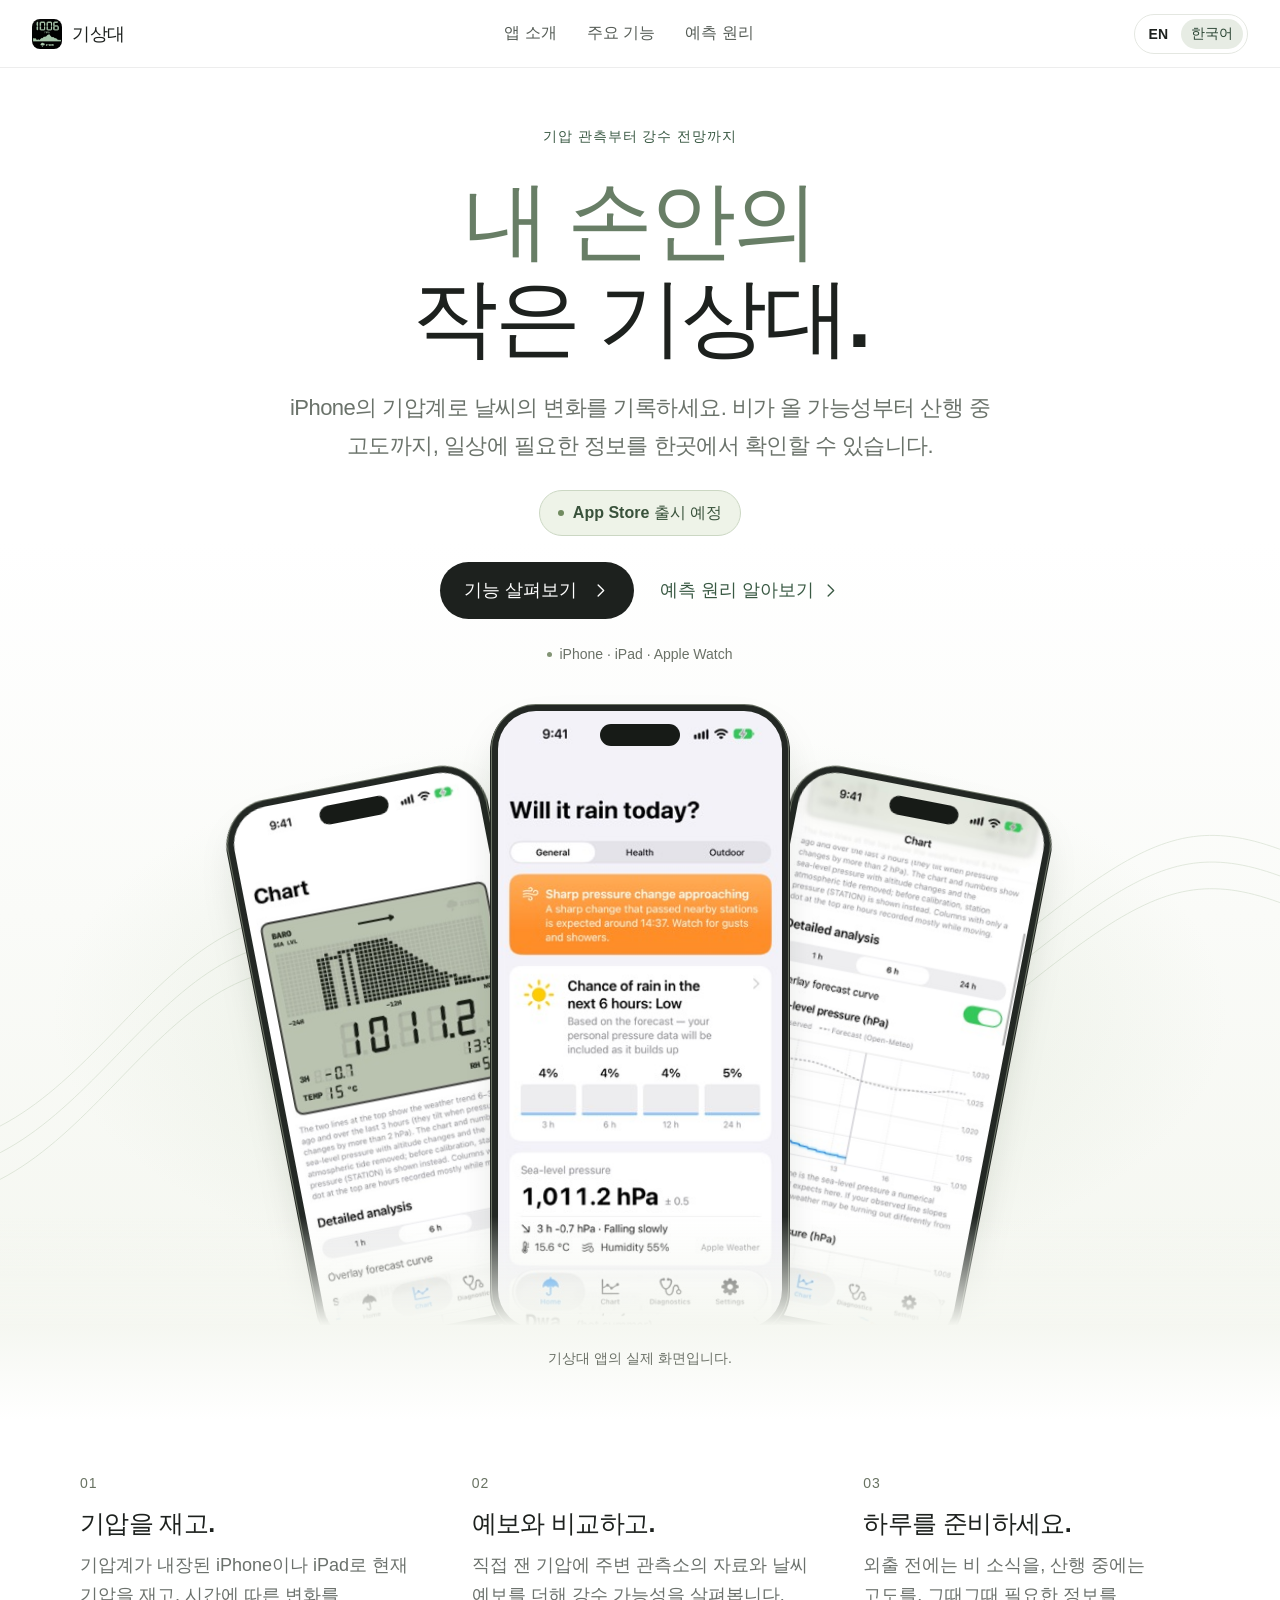
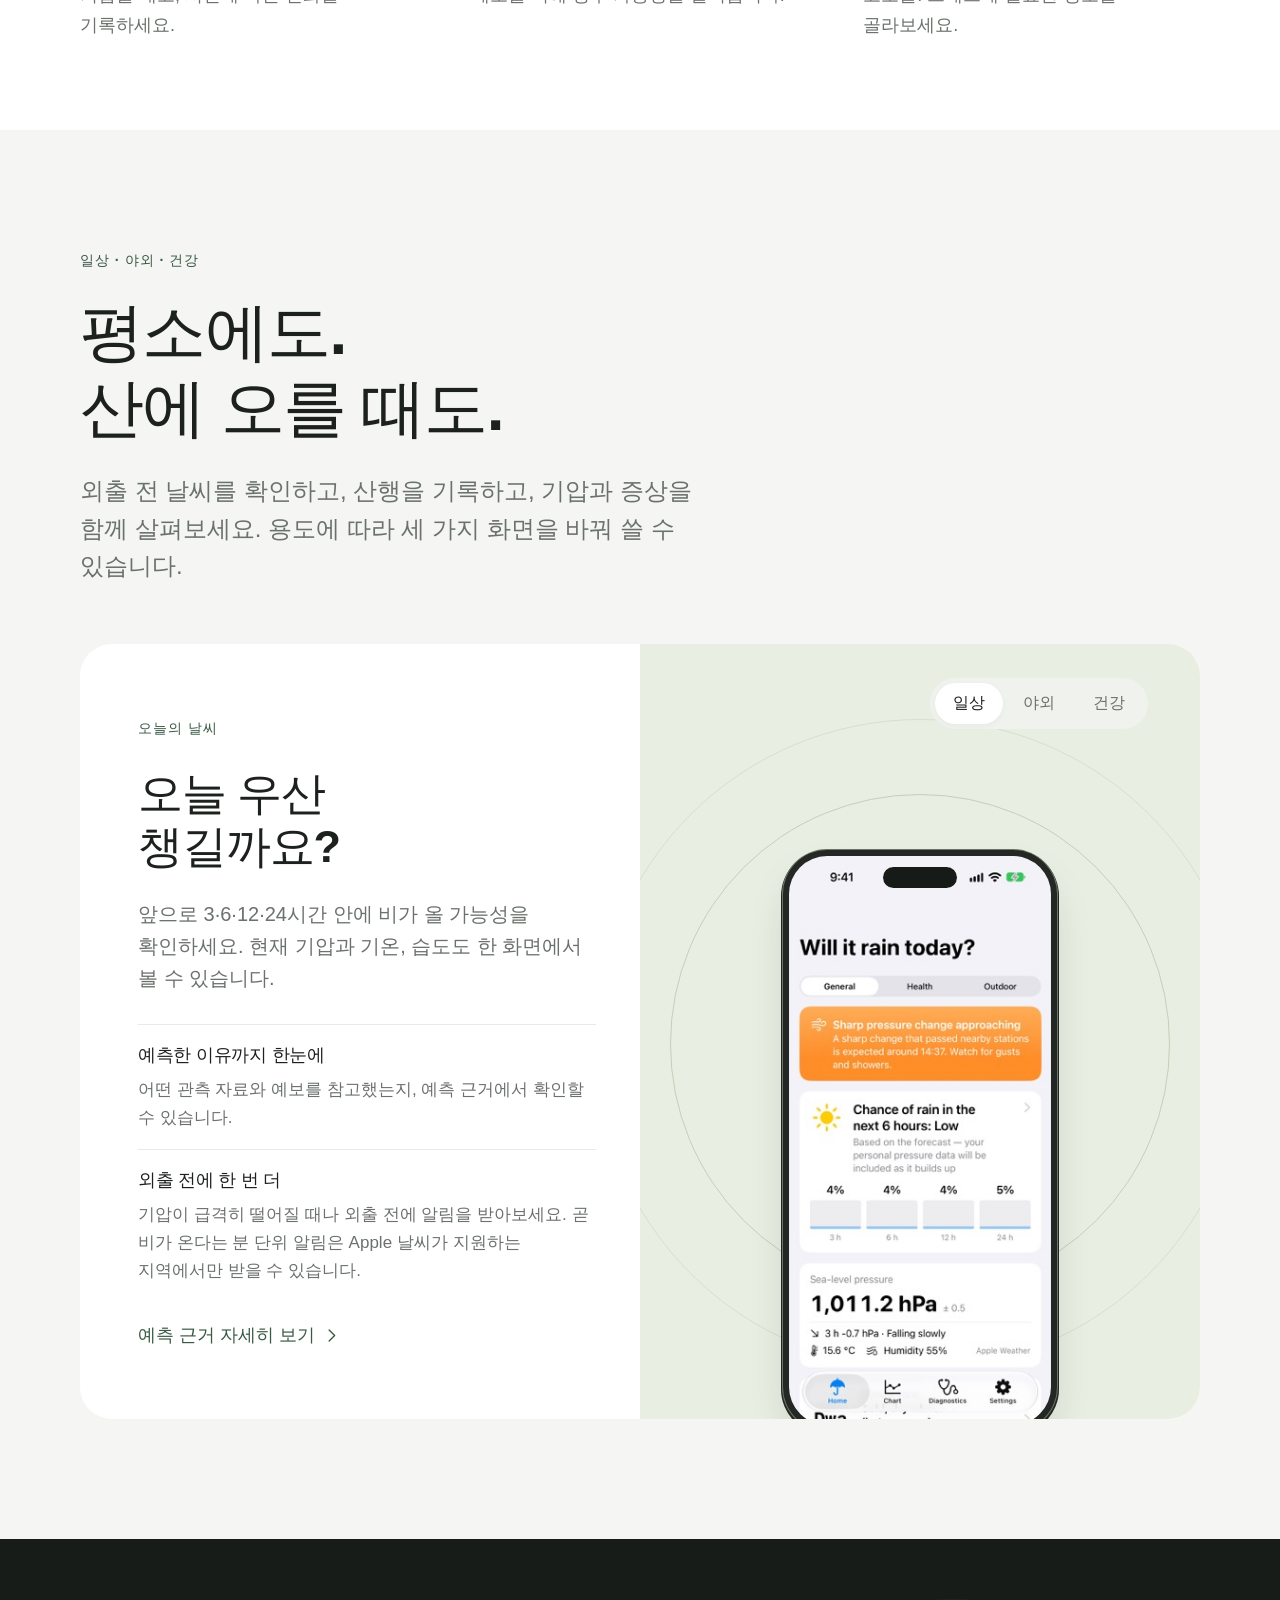
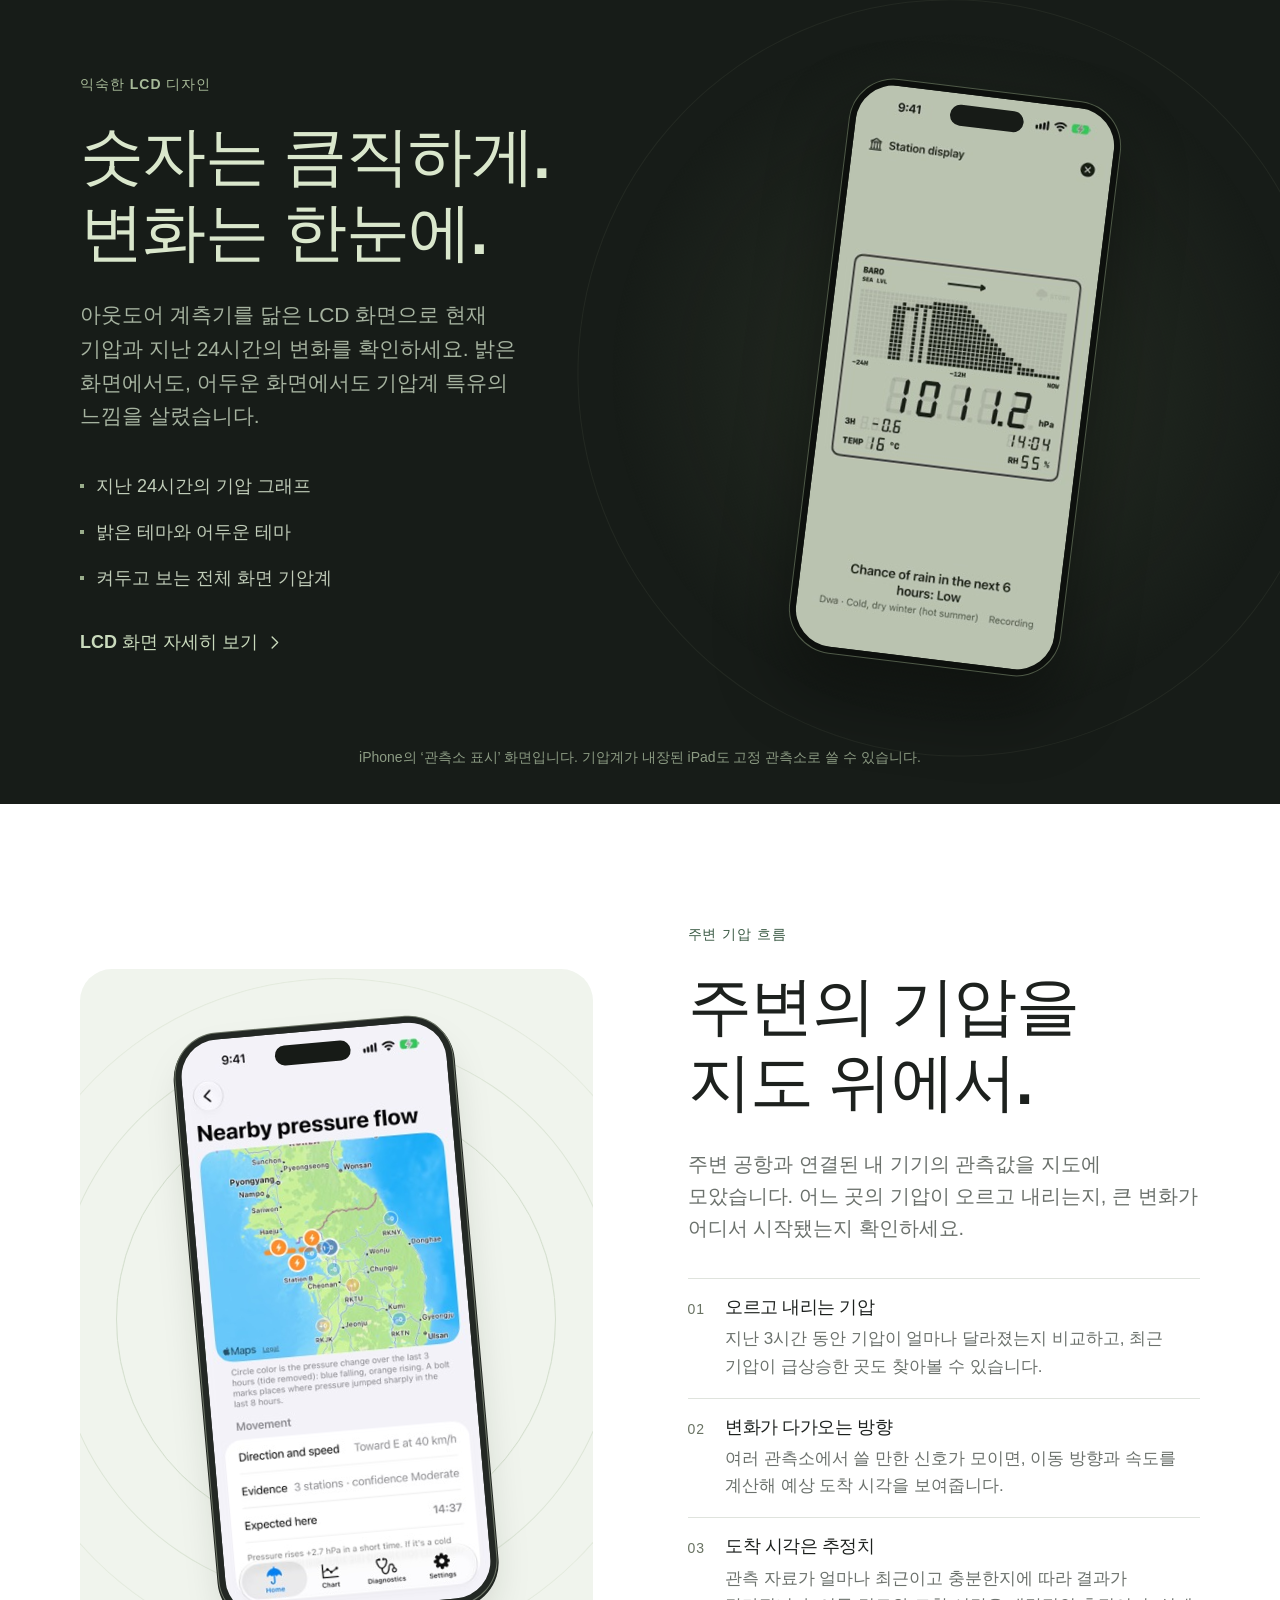
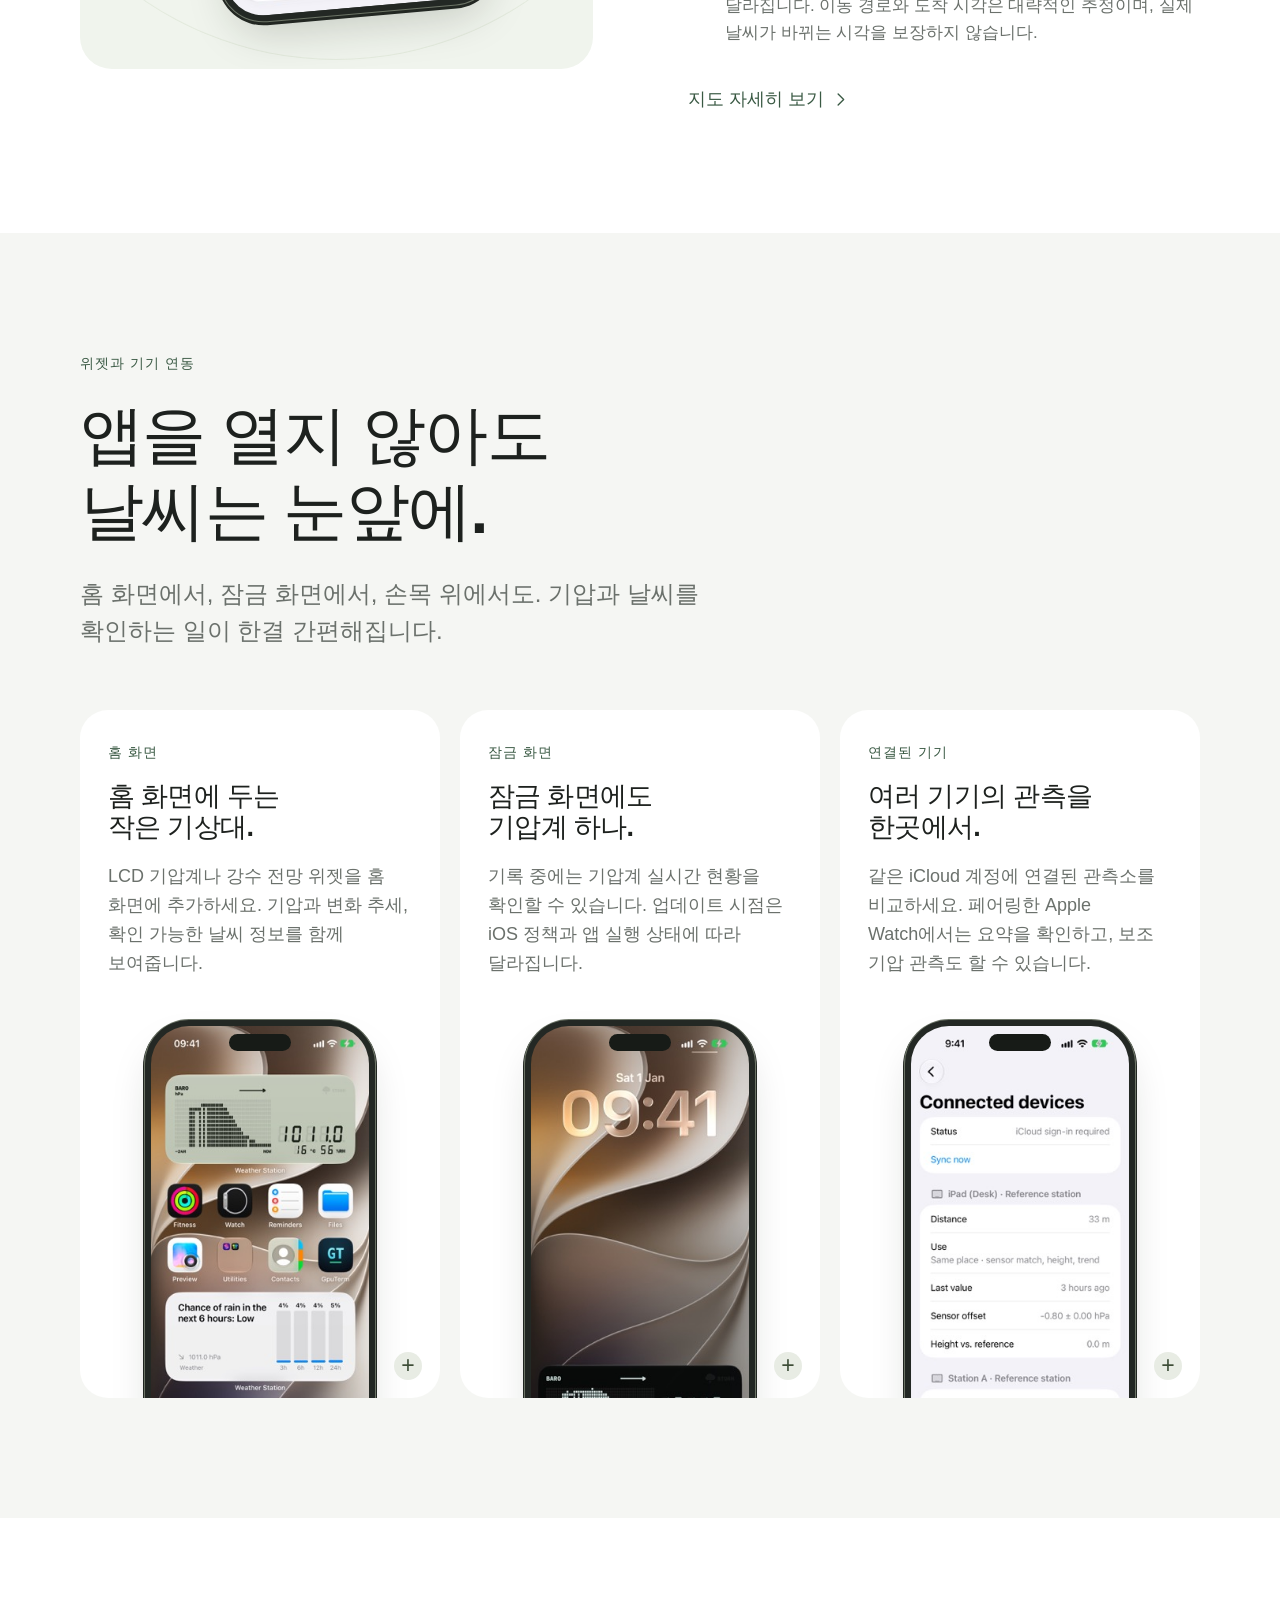
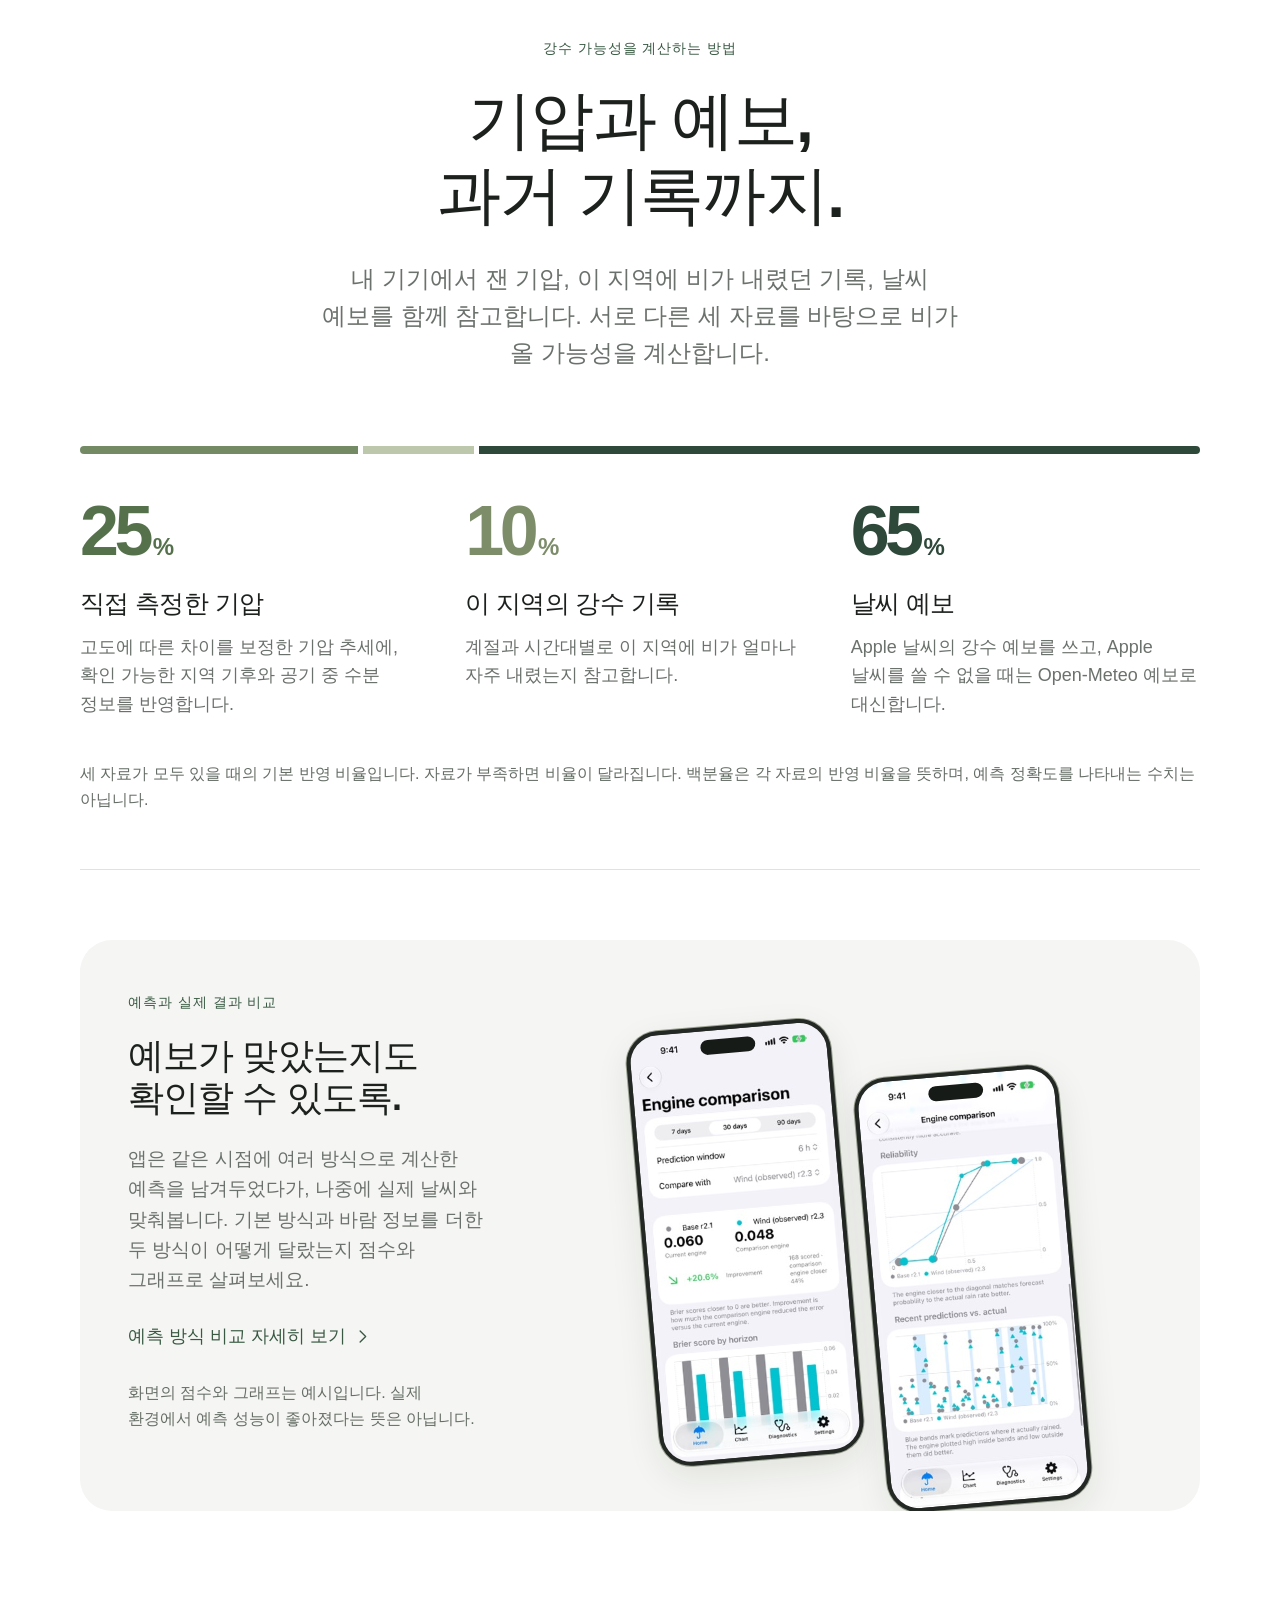
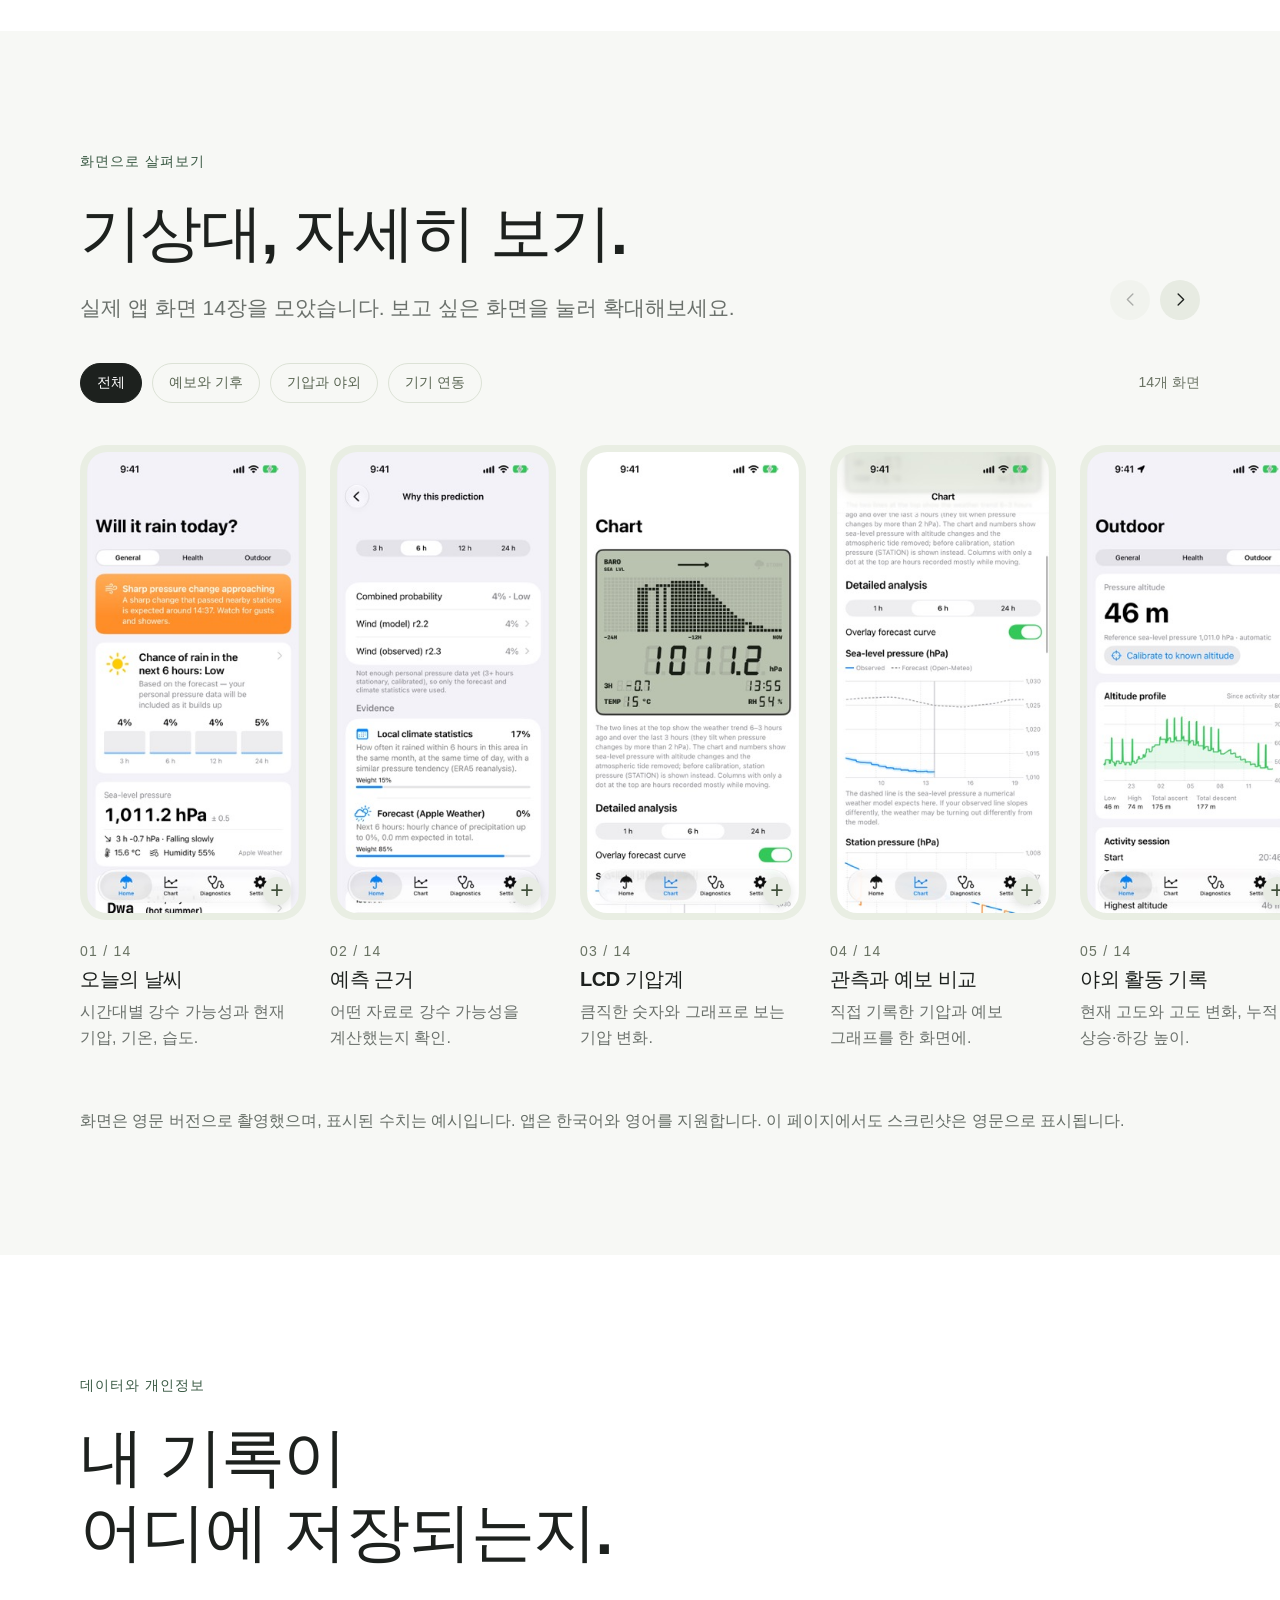
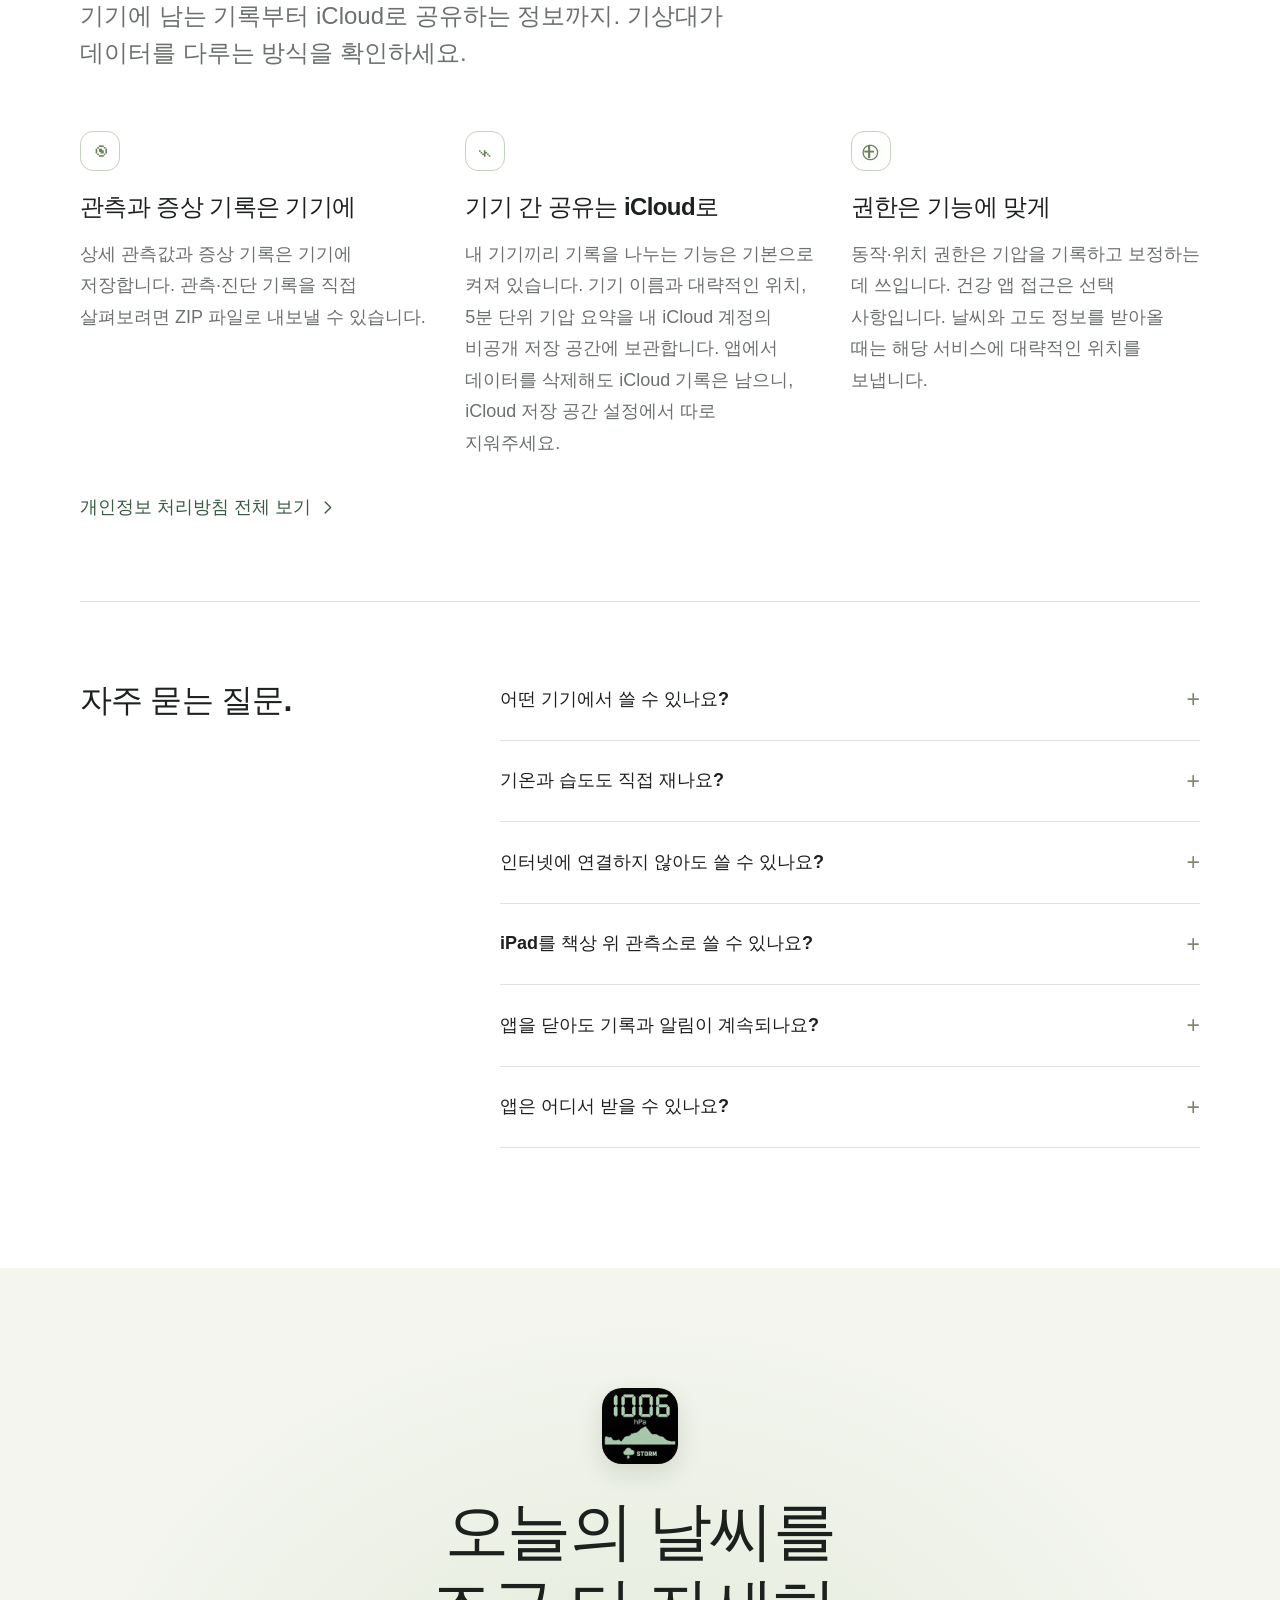
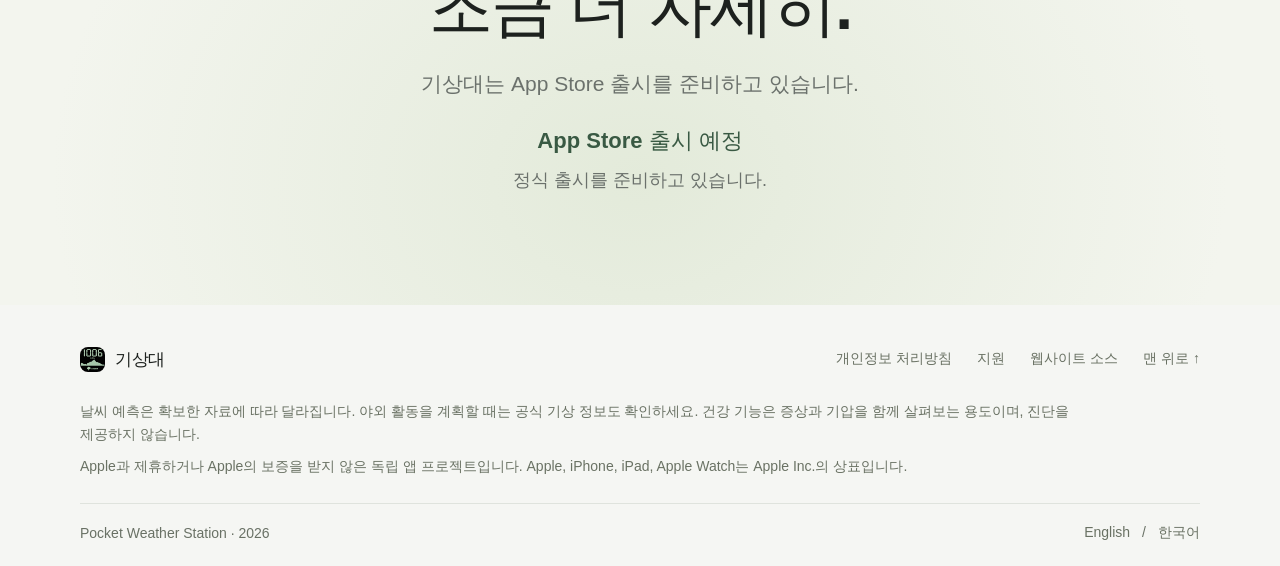
<file: ko/index.html>
<!doctype html>
<html lang="ko">
<head>
  <meta charset="utf-8"><meta name="viewport" content="width=device-width,initial-scale=1">
  <title>기상대 (Pocket Weather Station) — iPhone 기압계·강수 전망 앱</title><meta name="description" content="내 손안의 작은 기상대. iPhone과 iPad로 기압을 재고, 비가 올 가능성과 고도 변화를 살펴보세요. LCD 위젯과 Apple Watch 연동도 지원합니다.">
  <meta name="theme-color" content="#f8f9f6"><meta name="color-scheme" content="light">
  <link rel="canonical" href="https://fortranmentis.github.io/pocket_weather_station_hp/ko/"><link rel="alternate" hreflang="en" href="https://fortranmentis.github.io/pocket_weather_station_hp/"><link rel="alternate" hreflang="ko" href="https://fortranmentis.github.io/pocket_weather_station_hp/ko/"><link rel="alternate" hreflang="x-default" href="https://fortranmentis.github.io/pocket_weather_station_hp/">
  <meta property="og:type" content="website"><meta property="og:title" content="기상대 (Pocket Weather Station) — iPhone 기압계·강수 전망 앱"><meta property="og:description" content="내 손안의 작은 기상대. iPhone과 iPad로 기압을 재고, 비가 올 가능성과 고도 변화를 살펴보세요. LCD 위젯과 Apple Watch 연동도 지원합니다."><meta property="og:url" content="https://fortranmentis.github.io/pocket_weather_station_hp/ko/"><meta property="og:image" content="https://fortranmentis.github.io/pocket_weather_station_hp/assets/social-preview.jpg"><meta property="og:image:alt" content="iPhone에서 본 기상대 앱 화면"><meta property="og:locale" content="ko_KR"><meta property="og:locale:alternate" content="en_US"><meta name="twitter:card" content="summary_large_image">
  <link rel="icon" type="image/png" href="../assets/app-icon.png"><link rel="apple-touch-icon" href="../assets/app-icon.png"><link rel="stylesheet" href="../assets/style.css?v=9a920d9a2994">
  <script src="../assets/app.js?v=b0fb8dafd86a" defer></script>
</head>
<body id="top" data-asset-prefix="../">
  <a class="skip-link" href="#main">본문으로 건너뛰기</a>
  <header class="site-header"><div class="nav-inner">
    <a class="brand" href="#top"><img src="../assets/app-icon.png" width="30" height="30" alt=""><span>기상대</span></a>
    <nav id="main-nav" aria-label="주요 메뉴"><a href="#overview">앱 소개</a><a href="#experience">주요 기능</a><a href="#technology">예측 원리</a></nav>
    <div class="nav-actions"><div class="languages" aria-label="언어 선택"><a href="../" lang="en" hreflang="en" >EN</a><a href="../ko/" lang="ko" hreflang="ko" aria-current="page">한국어</a></div><button type="button" class="menu-toggle" aria-controls="main-nav" aria-expanded="false" aria-label="메뉴 열기"><span></span><span></span></button></div>
  </div></header>
  <main id="main">
    <section class="hero" id="overview" aria-labelledby="hero-title">
      <div class="hero-copy"><p class="eyebrow">기압 관측부터 강수 전망까지</p><h1 id="hero-title">내 손안의<br>작은 기상대.</h1><p class="hero-description">iPhone의 기압계로 날씨의 변화를 기록하세요. 비가 올 가능성부터 산행 중 고도까지, 일상에 필요한 정보를 한곳에서 확인할 수 있습니다.</p><p class="release-badge"><span aria-hidden="true"></span>App Store 출시 예정</p><div class="hero-actions"><a class="button" href="#experience">기능 살펴보기<svg viewBox="0 0 24 24" aria-hidden="true"><path d="m9 5 7 7-7 7"/></svg></a><a class="text-link" href="#technology">예측 원리 알아보기<svg viewBox="0 0 24 24" aria-hidden="true"><path d="m9 5 7 7-7 7"/></svg></a></div><p class="platforms"><span class="platform-dot" aria-hidden="true"></span>iPhone · iPad · Apple Watch</p></div>
      <div class="hero-stage"><svg class="atmosphere" viewBox="0 0 1440 640" fill="none" aria-hidden="true"><path d="M-100 470C120 470 180 140 410 220S770 540 1040 320 1330 70 1540 180"/><path d="M-100 500C120 500 180 170 410 250S770 570 1040 350 1330 100 1540 210"/><path d="M-100 530C120 530 180 200 410 280S770 600 1040 380 1330 130 1540 240"/></svg><div class="hero-phones"><div class="phone hero-phone-left"><img class="" src="../assets/screenshots/03-chart-lcd-600.jpg" srcset="../assets/screenshots/03-chart-lcd-600.jpg 600w, ../assets/screenshots/03-chart-lcd.jpg 1206w" sizes="(max-width: 600px) 70vw, 340px" width="1206" height="2622" alt="LCD 기압계" loading=lazy decoding="async"><span class="island" aria-hidden="true"></span></div><div class="phone hero-phone-center"><img class="" src="../assets/screenshots/01-home-600.jpg" srcset="../assets/screenshots/01-home-600.jpg 600w, ../assets/screenshots/01-home.jpg 1206w" sizes="(max-width: 600px) 70vw, 340px" width="1206" height="2622" alt="오늘의 날씨" fetchpriority=high decoding="async"><span class="island" aria-hidden="true"></span></div><div class="phone hero-phone-right"><img class="" src="../assets/screenshots/04-chart-forecast-600.jpg" srcset="../assets/screenshots/04-chart-forecast-600.jpg 600w, ../assets/screenshots/04-chart-forecast.jpg 1206w" sizes="(max-width: 600px) 70vw, 340px" width="1206" height="2622" alt="관측과 예보 비교" loading=lazy decoding="async"><span class="island" aria-hidden="true"></span></div></div></div>
      <p class="image-caption">기상대 앱의 실제 화면입니다.</p>
    </section>
    <div class="intro section-width"><div class="intro-item"><span class="index">01</span><h2>기압을 재고.</h2><p>기압계가 내장된 iPhone이나 iPad로 현재 기압을 재고, 시간에 따른 변화를 기록하세요.</p></div><div class="intro-item"><span class="index">02</span><h2>예보와 비교하고.</h2><p>직접 잰 기압에 주변 관측소의 자료와 날씨 예보를 더해 강수 가능성을 살펴봅니다.</p></div><div class="intro-item"><span class="index">03</span><h2>하루를 준비하세요.</h2><p>외출 전에는 비 소식을, 산행 중에는 고도를. 그때그때 필요한 정보를 골라보세요.</p></div></div>
    <section class="experience section-pad" id="experience" aria-labelledby="experience-title"><div class="section-width"><div class="section-heading"><p class="eyebrow">일상 · 야외 · 건강</p><h2 id="experience-title">평소에도.<br>산에 오를 때도.</h2><p>외출 전 날씨를 확인하고, 산행을 기록하고, 기압과 증상을 함께 살펴보세요. 용도에 따라 세 가지 화면을 바꿔 쓸 수 있습니다.</p></div><div class="experience-switch"><div class="tabs" role="tablist" aria-label="용도별 기능 선택"><button role="tab" id="tab-everyday" aria-controls="panel-everyday" aria-selected="true" tabindex="0">일상</button><button role="tab" id="tab-outdoor" aria-controls="panel-outdoor" aria-selected="false" tabindex="-1">야외</button><button role="tab" id="tab-health" aria-controls="panel-health" aria-selected="false" tabindex="-1">건강</button></div><div class="experience-panel" id="panel-everyday" role="tabpanel" aria-labelledby="tab-everyday" tabindex="0" >
          <div class="experience-copy"><p class="eyebrow">오늘의 날씨</p><h3>오늘 우산<br>챙길까요?</h3><p class="body-large">앞으로 3·6·12·24시간 안에 비가 올 가능성을 확인하세요. 현재 기압과 기온, 습도도 한 화면에서 볼 수 있습니다.</p><ul class="feature-list"><li><h4>예측한 이유까지 한눈에</h4><p>어떤 관측 자료와 예보를 참고했는지, 예측 근거에서 확인할 수 있습니다.</p></li><li><h4>외출 전에 한 번 더</h4><p>기압이 급격히 떨어질 때나 외출 전에 알림을 받아보세요. 곧 비가 온다는 분 단위 알림은 Apple 날씨가 지원하는 지역에서만 받을 수 있습니다.</p></li></ul><button class="text-link" type="button" data-screen="02-prediction-rationale" aria-haspopup="dialog">예측 근거 자세히 보기<svg viewBox="0 0 24 24" aria-hidden="true"><path d="m9 5 7 7-7 7"/></svg></button></div>
          <div class="experience-visual everyday"><span class="orbit orbit-one" aria-hidden="true"></span><span class="orbit orbit-two" aria-hidden="true"></span><div class="phone "><img class="" src="../assets/screenshots/01-home-600.jpg" srcset="../assets/screenshots/01-home-600.jpg 600w, ../assets/screenshots/01-home.jpg 1206w" sizes="(max-width: 600px) 70vw, 340px" width="1206" height="2622" alt="오늘의 날씨" loading=lazy decoding="async"><span class="island" aria-hidden="true"></span></div></div>
        </div><div class="experience-panel" id="panel-outdoor" role="tabpanel" aria-labelledby="tab-outdoor" tabindex="0" hidden>
          <div class="experience-copy"><p class="eyebrow">산행과 야외 활동</p><h3>산에 오를 땐,<br>고도계로.</h3><p class="body-large">기압으로 고도를 계산하고, 시간에 따른 고도 변화를 그래프로 보여줍니다. 활동을 시작하면 누적 상승·하강 높이도 기록할 수 있습니다.</p><ul class="feature-list"><li><h4>고도는 기준에 맞게</h4><p>현재 위치의 고도나 해면기압을 알고 있다면, 그 값을 입력해 고도계를 보정하세요.</p></li><li><h4>산행 중 기압도 함께</h4><p>기압 변화와 산악 날씨 관련 신호를 활동 기록과 함께 살펴보세요. 산행 전에는 공식 예보와 현장 상황을 꼭 확인하세요.</p></li></ul><button class="text-link" type="button" data-screen="05-outdoor" aria-haspopup="dialog">야외 화면 자세히 보기<svg viewBox="0 0 24 24" aria-hidden="true"><path d="m9 5 7 7-7 7"/></svg></button></div>
          <div class="experience-visual outdoor"><span class="orbit orbit-one" aria-hidden="true"></span><span class="orbit orbit-two" aria-hidden="true"></span><div class="phone "><img class="" src="../assets/screenshots/05-outdoor-600.jpg" srcset="../assets/screenshots/05-outdoor-600.jpg 600w, ../assets/screenshots/05-outdoor.jpg 1206w" sizes="(max-width: 600px) 70vw, 340px" width="1206" height="2622" alt="야외 활동 기록" loading=lazy decoding="async"><span class="island" aria-hidden="true"></span></div></div>
        </div><div class="experience-panel" id="panel-health" role="tabpanel" aria-labelledby="tab-health" tabindex="0" hidden>
          <div class="experience-copy"><p class="eyebrow">증상과 기압 기록</p><h3>그날의 증상,<br>그날의 기압.</h3><p class="body-large">지난 24시간 동안 관측한 기압과 앞으로 48시간의 예보 기압을 증상 기록과 나란히 놓고 살펴보세요.</p><ul class="feature-list"><li><h4>증상은 그날그날 기록</h4><p>증상을 남기고 최근 기압 변화와 비교해보세요. 원한다면 건강 앱의 두통 기록을 가져오거나 저장할 수도 있습니다.</p></li><li><h4>큰 기압 변화는 알림으로</h4><p>기압이 크게 달라질 때 알림을 받도록 설정할 수 있습니다. 증상과 기압의 관계를 살펴보는 기능으로, 의학적 원인을 밝혀주거나 질환을 진단하지는 않습니다.</p></li></ul><button class="text-link" type="button" data-screen="07-health" aria-haspopup="dialog">건강 화면 자세히 보기<svg viewBox="0 0 24 24" aria-hidden="true"><path d="m9 5 7 7-7 7"/></svg></button></div>
          <div class="experience-visual health"><span class="orbit orbit-one" aria-hidden="true"></span><span class="orbit orbit-two" aria-hidden="true"></span><div class="phone "><img class="" src="../assets/screenshots/07-health-600.jpg" srcset="../assets/screenshots/07-health-600.jpg 600w, ../assets/screenshots/07-health.jpg 1206w" sizes="(max-width: 600px) 70vw, 340px" width="1206" height="2622" alt="증상과 기압 기록" loading=lazy decoding="async"><span class="island" aria-hidden="true"></span></div></div>
        </div></div></div></section>
    <section class="lcd-section" aria-labelledby="lcd-title"><div class="lcd-inner section-width"><div class="lcd-copy"><p class="eyebrow">익숙한 LCD 디자인</p><h2 id="lcd-title">숫자는 큼직하게.<br>변화는 한눈에.</h2><p class="body-large">아웃도어 계측기를 닮은 LCD 화면으로 현재 기압과 지난 24시간의 변화를 확인하세요. 밝은 화면에서도, 어두운 화면에서도 기압계 특유의 느낌을 살렸습니다.</p><ul class="lcd-features"><li>지난 24시간의 기압 그래프</li><li>밝은 테마와 어두운 테마</li><li>켜두고 보는 전체 화면 기압계</li></ul><button class="text-link" type="button" data-screen="03-chart-lcd" aria-haspopup="dialog">LCD 화면 자세히 보기<svg viewBox="0 0 24 24" aria-hidden="true"><path d="m9 5 7 7-7 7"/></svg></button></div><div class="lcd-visual"><div class="phone "><img class="" src="../assets/screenshots/12-station-display-600.jpg" srcset="../assets/screenshots/12-station-display-600.jpg 600w, ../assets/screenshots/12-station-display.jpg 1206w" sizes="(max-width: 600px) 70vw, 340px" width="1206" height="2622" alt="관측소 표시" loading=lazy decoding="async"><span class="island" aria-hidden="true"></span></div><span class="lcd-orbit" aria-hidden="true"></span></div></div><p class="lcd-note section-width">iPhone의 ‘관측소 표시’ 화면입니다. 기압계가 내장된 iPad도 고정 관측소로 쓸 수 있습니다.</p></section>
    <section class="flow-section section-pad" aria-labelledby="flow-title"><div class="flow-inner section-width"><div class="flow-visual"><span class="map-orbit" aria-hidden="true"></span><div class="phone "><img class="" src="../assets/screenshots/06-pressure-flow-map-600.jpg" srcset="../assets/screenshots/06-pressure-flow-map-600.jpg 600w, ../assets/screenshots/06-pressure-flow-map.jpg 1206w" sizes="(max-width: 600px) 70vw, 340px" width="1206" height="2622" alt="주변 기압 지도" loading=lazy decoding="async"><span class="island" aria-hidden="true"></span></div></div><div class="flow-copy"><p class="eyebrow">주변 기압 흐름</p><h2 id="flow-title">주변의 기압을<br>지도 위에서.</h2><p class="body-large">주변 공항과 연결된 내 기기의 관측값을 지도에 모았습니다. 어느 곳의 기압이 오르고 내리는지, 큰 변화가 어디서 시작됐는지 확인하세요.</p><ol class="flow-points"><li><span class="index">01</span><div><h3>오르고 내리는 기압</h3><p>지난 3시간 동안 기압이 얼마나 달라졌는지 비교하고, 최근 기압이 급상승한 곳도 찾아볼 수 있습니다.</p></div></li><li><span class="index">02</span><div><h3>변화가 다가오는 방향</h3><p>여러 관측소에서 쓸 만한 신호가 모이면, 이동 방향과 속도를 계산해 예상 도착 시각을 보여줍니다.</p></div></li><li><span class="index">03</span><div><h3>도착 시각은 추정치</h3><p>관측 자료가 얼마나 최근이고 충분한지에 따라 결과가 달라집니다. 이동 경로와 도착 시각은 대략적인 추정이며, 실제 날씨가 바뀌는 시각을 보장하지 않습니다.</p></div></li></ol><button class="text-link" type="button" data-screen="06-pressure-flow-map" aria-haspopup="dialog">지도 자세히 보기<svg viewBox="0 0 24 24" aria-hidden="true"><path d="m9 5 7 7-7 7"/></svg></button></div></div></section>
    <section class="ecosystem section-pad" aria-labelledby="ecosystem-title"><div class="section-width"><div class="section-heading"><p class="eyebrow">위젯과 기기 연동</p><h2 id="ecosystem-title">앱을 열지 않아도<br>날씨는 눈앞에.</h2><p>홈 화면에서, 잠금 화면에서, 손목 위에서도. 기압과 날씨를 확인하는 일이 한결 간편해집니다.</p></div><div class="ecosystem-grid"><article class="ecosystem-card"><div class="ecosystem-copy"><p class="eyebrow">홈 화면</p><h3>홈 화면에 두는<br>작은 기상대.</h3><p>LCD 기압계나 강수 전망 위젯을 홈 화면에 추가하세요. 기압과 변화 추세, 확인 가능한 날씨 정보를 함께 보여줍니다.</p></div><button class="screen-button" data-screen="13-widgets" aria-haspopup="dialog" aria-label="스크린샷 확대: 홈 화면 위젯"><div class="phone "><img class="" src="../assets/screenshots/13-widgets-600.jpg" srcset="../assets/screenshots/13-widgets-600.jpg 600w, ../assets/screenshots/13-widgets.jpg 1206w" sizes="(max-width: 600px) 70vw, 340px" width="1206" height="2622" alt="홈 화면 위젯" loading=lazy decoding="async"><span class="island" aria-hidden="true"></span></div><span class="zoom-plus" aria-hidden="true">+</span></button></article><article class="ecosystem-card"><div class="ecosystem-copy"><p class="eyebrow">잠금 화면</p><h3>잠금 화면에도<br>기압계 하나.</h3><p>기록 중에는 기압계 실시간 현황을 확인할 수 있습니다. 업데이트 시점은 iOS 정책과 앱 실행 상태에 따라 달라집니다.</p></div><button class="screen-button" data-screen="14-lock-screen" aria-haspopup="dialog" aria-label="스크린샷 확대: 기압계 실시간 현황"><div class="phone "><img class="" src="../assets/screenshots/14-lock-screen-600.jpg" srcset="../assets/screenshots/14-lock-screen-600.jpg 600w, ../assets/screenshots/14-lock-screen.jpg 1206w" sizes="(max-width: 600px) 70vw, 340px" width="1206" height="2622" alt="기압계 실시간 현황" loading=lazy decoding="async"><span class="island" aria-hidden="true"></span></div><span class="zoom-plus" aria-hidden="true">+</span></button></article><article class="ecosystem-card"><div class="ecosystem-copy"><p class="eyebrow">연결된 기기</p><h3>여러 기기의 관측을<br>한곳에서.</h3><p>같은 iCloud 계정에 연결된 관측소를 비교하세요. 페어링한 Apple Watch에서는 요약을 확인하고, 보조 기압 관측도 할 수 있습니다.</p></div><button class="screen-button" data-screen="11-connected-devices" aria-haspopup="dialog" aria-label="스크린샷 확대: 연결된 관측소"><div class="phone "><img class="" src="../assets/screenshots/11-connected-devices-600.jpg" srcset="../assets/screenshots/11-connected-devices-600.jpg 600w, ../assets/screenshots/11-connected-devices.jpg 1206w" sizes="(max-width: 600px) 70vw, 340px" width="1206" height="2622" alt="연결된 관측소" loading=lazy decoding="async"><span class="island" aria-hidden="true"></span></div><span class="zoom-plus" aria-hidden="true">+</span></button></article></div></div></section>
    <section class="technology section-pad" id="technology" aria-labelledby="tech-title"><div class="section-width"><div class="section-heading centered"><p class="eyebrow">강수 가능성을 계산하는 방법</p><h2 id="tech-title">기압과 예보,<br>과거 기록까지.</h2><p>내 기기에서 잰 기압, 이 지역에 비가 내렸던 기록, 날씨 예보를 함께 참고합니다. 서로 다른 세 자료를 바탕으로 비가 올 가능성을 계산합니다.</p></div><div class="blend-bar" aria-hidden="true"><span></span><span></span><span></span></div><div class="ingredients"><article class="ingredient ingredient-0"><p class="weight">25<span>%</span></p><h3>직접 측정한 기압</h3><p>고도에 따른 차이를 보정한 기압 추세에, 확인 가능한 지역 기후와 공기 중 수분 정보를 반영합니다.</p></article><article class="ingredient ingredient-1"><p class="weight">10<span>%</span></p><h3>이 지역의 강수 기록</h3><p>계절과 시간대별로 이 지역에 비가 얼마나 자주 내렸는지 참고합니다.</p></article><article class="ingredient ingredient-2"><p class="weight">65<span>%</span></p><h3>날씨 예보</h3><p>Apple 날씨의 강수 예보를 쓰고, Apple 날씨를 쓸 수 없을 때는 Open-Meteo 예보로 대신합니다.</p></article></div><p class="footnote weight-note">세 자료가 모두 있을 때의 기본 반영 비율입니다. 자료가 부족하면 비율이 달라집니다. 백분율은 각 자료의 반영 비율을 뜻하며, 예측 정확도를 나타내는 수치는 아닙니다.</p><div class="comparison"><div class="comparison-copy"><p class="eyebrow">예측과 실제 결과 비교</p><h3>예보가 맞았는지도<br>확인할 수 있도록.</h3><p>앱은 같은 시점에 여러 방식으로 계산한 예측을 남겨두었다가, 나중에 실제 날씨와 맞춰봅니다. 기본 방식과 바람 정보를 더한 두 방식이 어떻게 달랐는지 점수와 그래프로 살펴보세요.</p><button class="text-link" type="button" data-screen="09-engine-comparison" aria-haspopup="dialog">예측 방식 비교 자세히 보기<svg viewBox="0 0 24 24" aria-hidden="true"><path d="m9 5 7 7-7 7"/></svg></button><p class="footnote">화면의 점수와 그래프는 예시입니다. 실제 환경에서 예측 성능이 좋아졌다는 뜻은 아닙니다.</p></div><div class="comparison-visual"><div class="phone "><img class="" src="../assets/screenshots/09-engine-comparison-600.jpg" srcset="../assets/screenshots/09-engine-comparison-600.jpg 600w, ../assets/screenshots/09-engine-comparison.jpg 1206w" sizes="(max-width: 600px) 70vw, 340px" width="1206" height="2622" alt="예측 방식 비교" loading=lazy decoding="async"><span class="island" aria-hidden="true"></span></div><div class="phone "><img class="" src="../assets/screenshots/10-engine-charts-600.jpg" srcset="../assets/screenshots/10-engine-charts-600.jpg 600w, ../assets/screenshots/10-engine-charts.jpg 1206w" sizes="(max-width: 600px) 70vw, 340px" width="1206" height="2622" alt="예측 결과 그래프" loading=lazy decoding="async"><span class="island" aria-hidden="true"></span></div></div></div></div></section>
    <section class="gallery section-pad" id="screens" aria-labelledby="gallery-title"><div class="section-width"><div class="gallery-heading"><div><p class="eyebrow">화면으로 살펴보기</p><h2 id="gallery-title">기상대, 자세히 보기.</h2><p class="body-large">실제 앱 화면 14장을 모았습니다. 보고 싶은 화면을 눌러 확대해보세요.</p></div><div class="gallery-arrows"><button type="button" data-scroll="-1" aria-label="이전 화면 보기"><svg viewBox="0 0 24 24" aria-hidden="true"><path d="m15 5-7 7 7 7"/></svg></button><button type="button" data-scroll="1" aria-label="다음 화면 보기"><svg viewBox="0 0 24 24" aria-hidden="true"><path d="m9 5 7 7-7 7"/></svg></button></div></div><div class="gallery-controls"><div class="filters" role="group" aria-label="화면 분류"><button type="button" data-filter="0" aria-pressed="true">전체</button><button type="button" data-filter="1" aria-pressed="false">예보와 기후</button><button type="button" data-filter="2" aria-pressed="false">기압과 야외</button><button type="button" data-filter="3" aria-pressed="false">기기 연동</button></div><span class="gallery-count" aria-live="polite" data-count-template="{n}개 화면">14개 화면</span></div></div><div class="gallery-track" aria-label="앱 스크린샷 갤러리" tabindex="0"><article class="gallery-card" data-group="1"><button class="gallery-image" type="button" data-screen="01-home" aria-haspopup="dialog" aria-label="스크린샷 확대: 오늘의 날씨"><img class="" src="../assets/screenshots/01-home-600.jpg" srcset="../assets/screenshots/01-home-600.jpg 600w, ../assets/screenshots/01-home.jpg 1206w" sizes="(max-width: 600px) 70vw, 340px" width="1206" height="2622" alt="오늘의 날씨" loading=lazy decoding="async"><span class="zoom-plus" aria-hidden="true">+</span></button><span class="screen-index">01 / 14</span><h3>오늘의 날씨</h3><p>시간대별 강수 가능성과 현재 기압, 기온, 습도.</p></article><article class="gallery-card" data-group="1"><button class="gallery-image" type="button" data-screen="02-prediction-rationale" aria-haspopup="dialog" aria-label="스크린샷 확대: 예측 근거"><img class="" src="../assets/screenshots/02-prediction-rationale-600.jpg" srcset="../assets/screenshots/02-prediction-rationale-600.jpg 600w, ../assets/screenshots/02-prediction-rationale.jpg 1206w" sizes="(max-width: 600px) 70vw, 340px" width="1206" height="2622" alt="예측 근거" loading=lazy decoding="async"><span class="zoom-plus" aria-hidden="true">+</span></button><span class="screen-index">02 / 14</span><h3>예측 근거</h3><p>어떤 자료로 강수 가능성을 계산했는지 확인.</p></article><article class="gallery-card" data-group="2"><button class="gallery-image" type="button" data-screen="03-chart-lcd" aria-haspopup="dialog" aria-label="스크린샷 확대: LCD 기압계"><img class="" src="../assets/screenshots/03-chart-lcd-600.jpg" srcset="../assets/screenshots/03-chart-lcd-600.jpg 600w, ../assets/screenshots/03-chart-lcd.jpg 1206w" sizes="(max-width: 600px) 70vw, 340px" width="1206" height="2622" alt="LCD 기압계" loading=lazy decoding="async"><span class="zoom-plus" aria-hidden="true">+</span></button><span class="screen-index">03 / 14</span><h3>LCD 기압계</h3><p>큼직한 숫자와 그래프로 보는 기압 변화.</p></article><article class="gallery-card" data-group="2"><button class="gallery-image" type="button" data-screen="04-chart-forecast" aria-haspopup="dialog" aria-label="스크린샷 확대: 관측과 예보 비교"><img class="" src="../assets/screenshots/04-chart-forecast-600.jpg" srcset="../assets/screenshots/04-chart-forecast-600.jpg 600w, ../assets/screenshots/04-chart-forecast.jpg 1206w" sizes="(max-width: 600px) 70vw, 340px" width="1206" height="2622" alt="관측과 예보 비교" loading=lazy decoding="async"><span class="zoom-plus" aria-hidden="true">+</span></button><span class="screen-index">04 / 14</span><h3>관측과 예보 비교</h3><p>직접 기록한 기압과 예보 그래프를 한 화면에.</p></article><article class="gallery-card" data-group="2"><button class="gallery-image" type="button" data-screen="05-outdoor" aria-haspopup="dialog" aria-label="스크린샷 확대: 야외 활동 기록"><img class="" src="../assets/screenshots/05-outdoor-600.jpg" srcset="../assets/screenshots/05-outdoor-600.jpg 600w, ../assets/screenshots/05-outdoor.jpg 1206w" sizes="(max-width: 600px) 70vw, 340px" width="1206" height="2622" alt="야외 활동 기록" loading=lazy decoding="async"><span class="zoom-plus" aria-hidden="true">+</span></button><span class="screen-index">05 / 14</span><h3>야외 활동 기록</h3><p>현재 고도와 고도 변화, 누적 상승·하강 높이.</p></article><article class="gallery-card" data-group="2"><button class="gallery-image" type="button" data-screen="06-pressure-flow-map" aria-haspopup="dialog" aria-label="스크린샷 확대: 주변 기압 지도"><img class="" src="../assets/screenshots/06-pressure-flow-map-600.jpg" srcset="../assets/screenshots/06-pressure-flow-map-600.jpg 600w, ../assets/screenshots/06-pressure-flow-map.jpg 1206w" sizes="(max-width: 600px) 70vw, 340px" width="1206" height="2622" alt="주변 기압 지도" loading=lazy decoding="async"><span class="zoom-plus" aria-hidden="true">+</span></button><span class="screen-index">06 / 14</span><h3>주변 기압 지도</h3><p>주변 관측소의 기압 변화와 추정 이동 방향.</p></article><article class="gallery-card" data-group="2"><button class="gallery-image" type="button" data-screen="07-health" aria-haspopup="dialog" aria-label="스크린샷 확대: 증상과 기압 기록"><img class="" src="../assets/screenshots/07-health-600.jpg" srcset="../assets/screenshots/07-health-600.jpg 600w, ../assets/screenshots/07-health.jpg 1206w" sizes="(max-width: 600px) 70vw, 340px" width="1206" height="2622" alt="증상과 기압 기록" loading=lazy decoding="async"><span class="zoom-plus" aria-hidden="true">+</span></button><span class="screen-index">07 / 14</span><h3>증상과 기압 기록</h3><p>증상을 기록하고 같은 시기의 기압과 비교.</p></article><article class="gallery-card" data-group="1"><button class="gallery-image" type="button" data-screen="08-climate-zone" aria-haspopup="dialog" aria-label="스크린샷 확대: 우리 지역의 기후"><img class="" src="../assets/screenshots/08-climate-zone-600.jpg" srcset="../assets/screenshots/08-climate-zone-600.jpg 600w, ../assets/screenshots/08-climate-zone.jpg 1206w" sizes="(max-width: 600px) 70vw, 340px" width="1206" height="2622" alt="우리 지역의 기후" loading=lazy decoding="async"><span class="zoom-plus" aria-hidden="true">+</span></button><span class="screen-index">08 / 14</span><h3>우리 지역의 기후</h3><p>우리 지역의 기후 유형과 미래 기후 시나리오.</p></article><article class="gallery-card" data-group="1"><button class="gallery-image" type="button" data-screen="09-engine-comparison" aria-haspopup="dialog" aria-label="스크린샷 확대: 예측 방식 비교"><img class="" src="../assets/screenshots/09-engine-comparison-600.jpg" srcset="../assets/screenshots/09-engine-comparison-600.jpg 600w, ../assets/screenshots/09-engine-comparison.jpg 1206w" sizes="(max-width: 600px) 70vw, 340px" width="1206" height="2622" alt="예측 방식 비교" loading=lazy decoding="async"><span class="zoom-plus" aria-hidden="true">+</span></button><span class="screen-index">09 / 14</span><h3>예측 방식 비교</h3><p>같은 시점의 예측을 이후 결과와 비교한 점수.</p></article><article class="gallery-card" data-group="1"><button class="gallery-image" type="button" data-screen="10-engine-charts" aria-haspopup="dialog" aria-label="스크린샷 확대: 예측 결과 그래프"><img class="" src="../assets/screenshots/10-engine-charts-600.jpg" srcset="../assets/screenshots/10-engine-charts-600.jpg 600w, ../assets/screenshots/10-engine-charts.jpg 1206w" sizes="(max-width: 600px) 70vw, 340px" width="1206" height="2622" alt="예측 결과 그래프" loading=lazy decoding="async"><span class="zoom-plus" aria-hidden="true">+</span></button><span class="screen-index">10 / 14</span><h3>예측 결과 그래프</h3><p>최근 예측과 실제 결과, 신뢰도를 그래프로 확인.</p></article><article class="gallery-card" data-group="3"><button class="gallery-image" type="button" data-screen="11-connected-devices" aria-haspopup="dialog" aria-label="스크린샷 확대: 연결된 관측소"><img class="" src="../assets/screenshots/11-connected-devices-600.jpg" srcset="../assets/screenshots/11-connected-devices-600.jpg 600w, ../assets/screenshots/11-connected-devices.jpg 1206w" sizes="(max-width: 600px) 70vw, 340px" width="1206" height="2622" alt="연결된 관측소" loading=lazy decoding="async"><span class="zoom-plus" aria-hidden="true">+</span></button><span class="screen-index">11 / 14</span><h3>연결된 관측소</h3><p>같은 계정의 관측소와 기압 차이, 연결 상태.</p></article><article class="gallery-card" data-group="3"><button class="gallery-image" type="button" data-screen="12-station-display" aria-haspopup="dialog" aria-label="스크린샷 확대: 관측소 표시"><img class="" src="../assets/screenshots/12-station-display-600.jpg" srcset="../assets/screenshots/12-station-display-600.jpg 600w, ../assets/screenshots/12-station-display.jpg 1206w" sizes="(max-width: 600px) 70vw, 340px" width="1206" height="2622" alt="관측소 표시" loading=lazy decoding="async"><span class="zoom-plus" aria-hidden="true">+</span></button><span class="screen-index">12 / 14</span><h3>관측소 표시</h3><p>전체 화면으로 켜두고 보는 LCD 기압계.</p></article><article class="gallery-card" data-group="3"><button class="gallery-image" type="button" data-screen="13-widgets" aria-haspopup="dialog" aria-label="스크린샷 확대: 홈 화면 위젯"><img class="" src="../assets/screenshots/13-widgets-600.jpg" srcset="../assets/screenshots/13-widgets-600.jpg 600w, ../assets/screenshots/13-widgets.jpg 1206w" sizes="(max-width: 600px) 70vw, 340px" width="1206" height="2622" alt="홈 화면 위젯" loading=lazy decoding="async"><span class="zoom-plus" aria-hidden="true">+</span></button><span class="screen-index">13 / 14</span><h3>홈 화면 위젯</h3><p>LCD 기압계와 강수 전망을 홈 화면에서.</p></article><article class="gallery-card" data-group="3"><button class="gallery-image" type="button" data-screen="14-lock-screen" aria-haspopup="dialog" aria-label="스크린샷 확대: 기압계 실시간 현황"><img class="" src="../assets/screenshots/14-lock-screen-600.jpg" srcset="../assets/screenshots/14-lock-screen-600.jpg 600w, ../assets/screenshots/14-lock-screen.jpg 1206w" sizes="(max-width: 600px) 70vw, 340px" width="1206" height="2622" alt="기압계 실시간 현황" loading=lazy decoding="async"><span class="zoom-plus" aria-hidden="true">+</span></button><span class="screen-index">14 / 14</span><h3>기압계 실시간 현황</h3><p>기록 중인 기압을 잠금 화면에서도 확인.</p></article></div><p class="footnote section-width">화면은 영문 버전으로 촬영했으며, 표시된 수치는 예시입니다. 앱은 한국어와 영어를 지원합니다. 이 페이지에서도 스크린샷은 영문으로 표시됩니다.</p></section>
    <section class="privacy section-pad" id="privacy" aria-labelledby="privacy-title"><div class="section-width"><div class="section-heading"><p class="eyebrow">데이터와 개인정보</p><h2 id="privacy-title">내 기록이<br>어디에 저장되는지.</h2><p>기기에 남는 기록부터 iCloud로 공유하는 정보까지. 기상대가 데이터를 다루는 방식을 확인하세요.</p></div><div class="privacy-grid"><article><span class="privacy-symbol" aria-hidden="true">◉</span><h3>관측과 증상 기록은 기기에</h3><p>상세 관측값과 증상 기록은 기기에 저장합니다. 관측·진단 기록을 직접 살펴보려면 ZIP 파일로 내보낼 수 있습니다.</p></article><article><span class="privacy-symbol" aria-hidden="true">⌁</span><h3>기기 간 공유는 iCloud로</h3><p>내 기기끼리 기록을 나누는 기능은 기본으로 켜져 있습니다. 기기 이름과 대략적인 위치, 5분 단위 기압 요약을 내 iCloud 계정의 비공개 저장 공간에 보관합니다. 앱에서 데이터를 삭제해도 iCloud 기록은 남으니, iCloud 저장 공간 설정에서 따로 지워주세요.</p></article><article><span class="privacy-symbol" aria-hidden="true">⊕</span><h3>권한은 기능에 맞게</h3><p>동작·위치 권한은 기압을 기록하고 보정하는 데 쓰입니다. 건강 앱 접근은 선택 사항입니다. 날씨와 고도 정보를 받아올 때는 해당 서비스에 대략적인 위치를 보냅니다.</p></article></div><a class="text-link" href="../ko/privacy/">개인정보 처리방침 전체 보기<svg viewBox="0 0 24 24" aria-hidden="true"><path d="m9 5 7 7-7 7"/></svg></a><div class="faq"><h3>자주 묻는 질문.</h3><div><details><summary>어떤 기기에서 쓸 수 있나요?<span aria-hidden="true">+</span></summary><p>iOS/iPadOS 17 이상인 iPhone과 iPad를 지원합니다. Apple Watch 연동에는 watchOS 10 이상이 필요합니다. 기압을 직접 재려면 기압계가 내장되어 있어야 합니다. Apple Watch는 iPhone과 함께 사용하는 보조 기기로, 혼자서 예보를 계산하지는 않습니다.</p></details><details><summary>기온과 습도도 직접 재나요?<span aria-hidden="true">+</span></summary><p>기압은 기기에 내장된 기압계로 잽니다. 기온과 상대습도는 날씨 제공 업체가 보내주는 해당 지역의 정보입니다. 휴대전화가 직접 측정한 값은 아닙니다.</p></details><details><summary>인터넷에 연결하지 않아도 쓸 수 있나요?<span aria-hidden="true">+</span></summary><p>필요한 위치 정보를 이미 확보했다면, 센서로 기압을 기록하거나 저장된 관측값과 내장 기후 분류를 확인할 수 있습니다. 최신 예보와 공항 관측을 받아오거나 과거 자료를 내려받을 때, iCloud로 동기화할 때는 인터넷 연결이 필요합니다.</p></details><details><summary>iPad를 책상 위 관측소로 쓸 수 있나요?<span aria-hidden="true">+</span></summary><p>기압계가 내장된 iPad라면 가능합니다. 고정된 위치에 두고 ‘기준 관측소 모드’를 켠 다음, 기록을 시작하고 ‘관측소 표시’를 여세요. 이 화면을 열어둔 동안에는 화면이 자동으로 꺼지지 않도록 합니다. 오래 켜둘 때는 전원을 연결하는 것이 좋습니다.</p></details><details><summary>앱을 닫아도 기록과 알림이 계속되나요?<span aria-hidden="true">+</span></summary><p>백그라운드 실행과 위젯 새로고침, 실시간 현황은 iOS가 관리합니다. 권한과 배터리 설정, 지역과 데이터 제공 여부에 따라 작동이 달라집니다. 끊김 없는 센서 기록이나 정확한 알림 도착 시각을 보장하지는 않습니다.</p></details><details><summary>앱은 어디서 받을 수 있나요?<span aria-hidden="true">+</span></summary><p>App Store 출시를 준비하고 있습니다. 출시되면 이 페이지에 App Store 링크를 올리겠습니다.</p></details></div></div></div></section>
    <section class="closing section-pad" aria-labelledby="closing-title"><img src="../assets/app-icon.png" width="76" height="76" alt="" loading="lazy"><h2 id="closing-title">오늘의 날씨를<br>조금 더 자세히.</h2><p>기상대는 App Store 출시를 준비하고 있습니다.</p><p class="release-announcement"><strong>App Store 출시 예정</strong><span>정식 출시를 준비하고 있습니다.</span></p></section>
  </main>
  <footer class="site-footer"><div class="section-width"><div class="footer-top"><a class="brand" href="#top"><img src="../assets/app-icon.png" width="25" height="25" alt=""><span>기상대</span></a><div><a href="../ko/privacy/">개인정보 처리방침</a><a href="../ko/support/">지원</a><a href="https://github.com/fortranmentis/pocket_weather_station_hp">웹사이트 소스</a><a href="#top">맨 위로 ↑</a></div></div><p>날씨 예측은 확보한 자료에 따라 달라집니다. 야외 활동을 계획할 때는 공식 기상 정보도 확인하세요. 건강 기능은 증상과 기압을 함께 살펴보는 용도이며, 진단을 제공하지 않습니다.</p><p>Apple과 제휴하거나 Apple의 보증을 받지 않은 독립 앱 프로젝트입니다. Apple, iPhone, iPad, Apple Watch는 Apple Inc.의 상표입니다.</p><div class="footer-bottom"><span>Pocket Weather Station · 2026</span><div><a href="../" lang="en" hreflang="en">English</a><span aria-hidden="true">/</span><a href="../ko/" lang="ko" hreflang="ko">한국어</a></div></div></div></footer>
  <dialog class="screenshot-dialog" aria-labelledby="dialog-title" aria-describedby="dialog-description"><div class="dialog-top"><div><p id="dialog-position"></p><h2 id="dialog-title"></h2></div><div class="dialog-tools"><button type="button" class="dialog-zoom" aria-pressed="false" aria-label="스크린샷 더 크게 보기">⊕</button><button type="button" class="dialog-close" aria-label="스크린샷 닫기">×</button></div></div><div class="dialog-stage"><button type="button" class="dialog-prev" aria-label="이전 스크린샷"><svg viewBox="0 0 24 24" aria-hidden="true"><path d="m15 5-7 7 7 7"/></svg></button><img class="dialog-image" alt="" width="1206" height="2622"><button type="button" class="dialog-next" aria-label="다음 스크린샷"><svg viewBox="0 0 24 24" aria-hidden="true"><path d="m9 5 7 7-7 7"/></svg></button></div><p id="dialog-description"></p></dialog>
  <script type="application/json" id="screenshot-catalog">[{"id": "01-home", "title": "오늘의 날씨", "body": "시간대별 강수 가능성과 현재 기압, 기온, 습도."}, {"id": "02-prediction-rationale", "title": "예측 근거", "body": "어떤 자료로 강수 가능성을 계산했는지 확인."}, {"id": "03-chart-lcd", "title": "LCD 기압계", "body": "큼직한 숫자와 그래프로 보는 기압 변화."}, {"id": "04-chart-forecast", "title": "관측과 예보 비교", "body": "직접 기록한 기압과 예보 그래프를 한 화면에."}, {"id": "05-outdoor", "title": "야외 활동 기록", "body": "현재 고도와 고도 변화, 누적 상승·하강 높이."}, {"id": "06-pressure-flow-map", "title": "주변 기압 지도", "body": "주변 관측소의 기압 변화와 추정 이동 방향."}, {"id": "07-health", "title": "증상과 기압 기록", "body": "증상을 기록하고 같은 시기의 기압과 비교."}, {"id": "08-climate-zone", "title": "우리 지역의 기후", "body": "우리 지역의 기후 유형과 미래 기후 시나리오."}, {"id": "09-engine-comparison", "title": "예측 방식 비교", "body": "같은 시점의 예측을 이후 결과와 비교한 점수."}, {"id": "10-engine-charts", "title": "예측 결과 그래프", "body": "최근 예측과 실제 결과, 신뢰도를 그래프로 확인."}, {"id": "11-connected-devices", "title": "연결된 관측소", "body": "같은 계정의 관측소와 기압 차이, 연결 상태."}, {"id": "12-station-display", "title": "관측소 표시", "body": "전체 화면으로 켜두고 보는 LCD 기압계."}, {"id": "13-widgets", "title": "홈 화면 위젯", "body": "LCD 기압계와 강수 전망을 홈 화면에서."}, {"id": "14-lock-screen", "title": "기압계 실시간 현황", "body": "기록 중인 기압을 잠금 화면에서도 확인."}]</script>
</body></html>
</file>
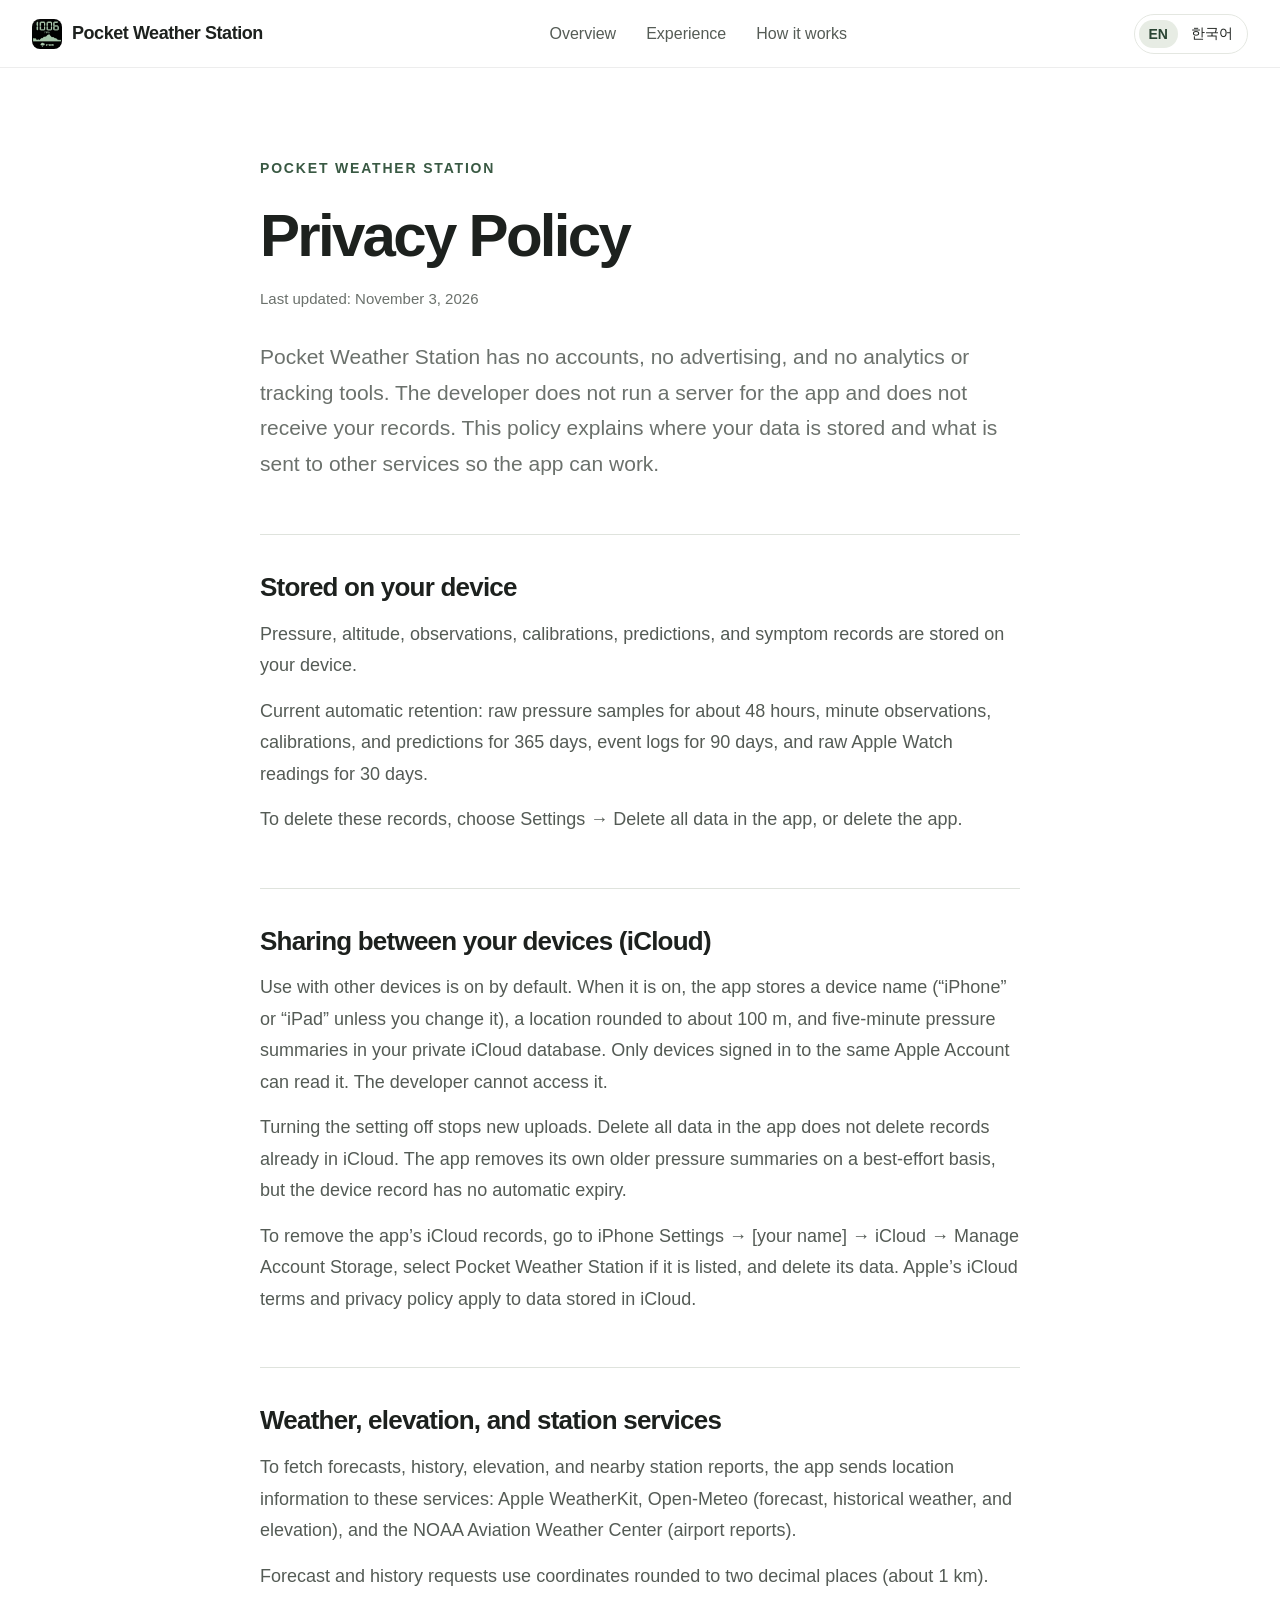
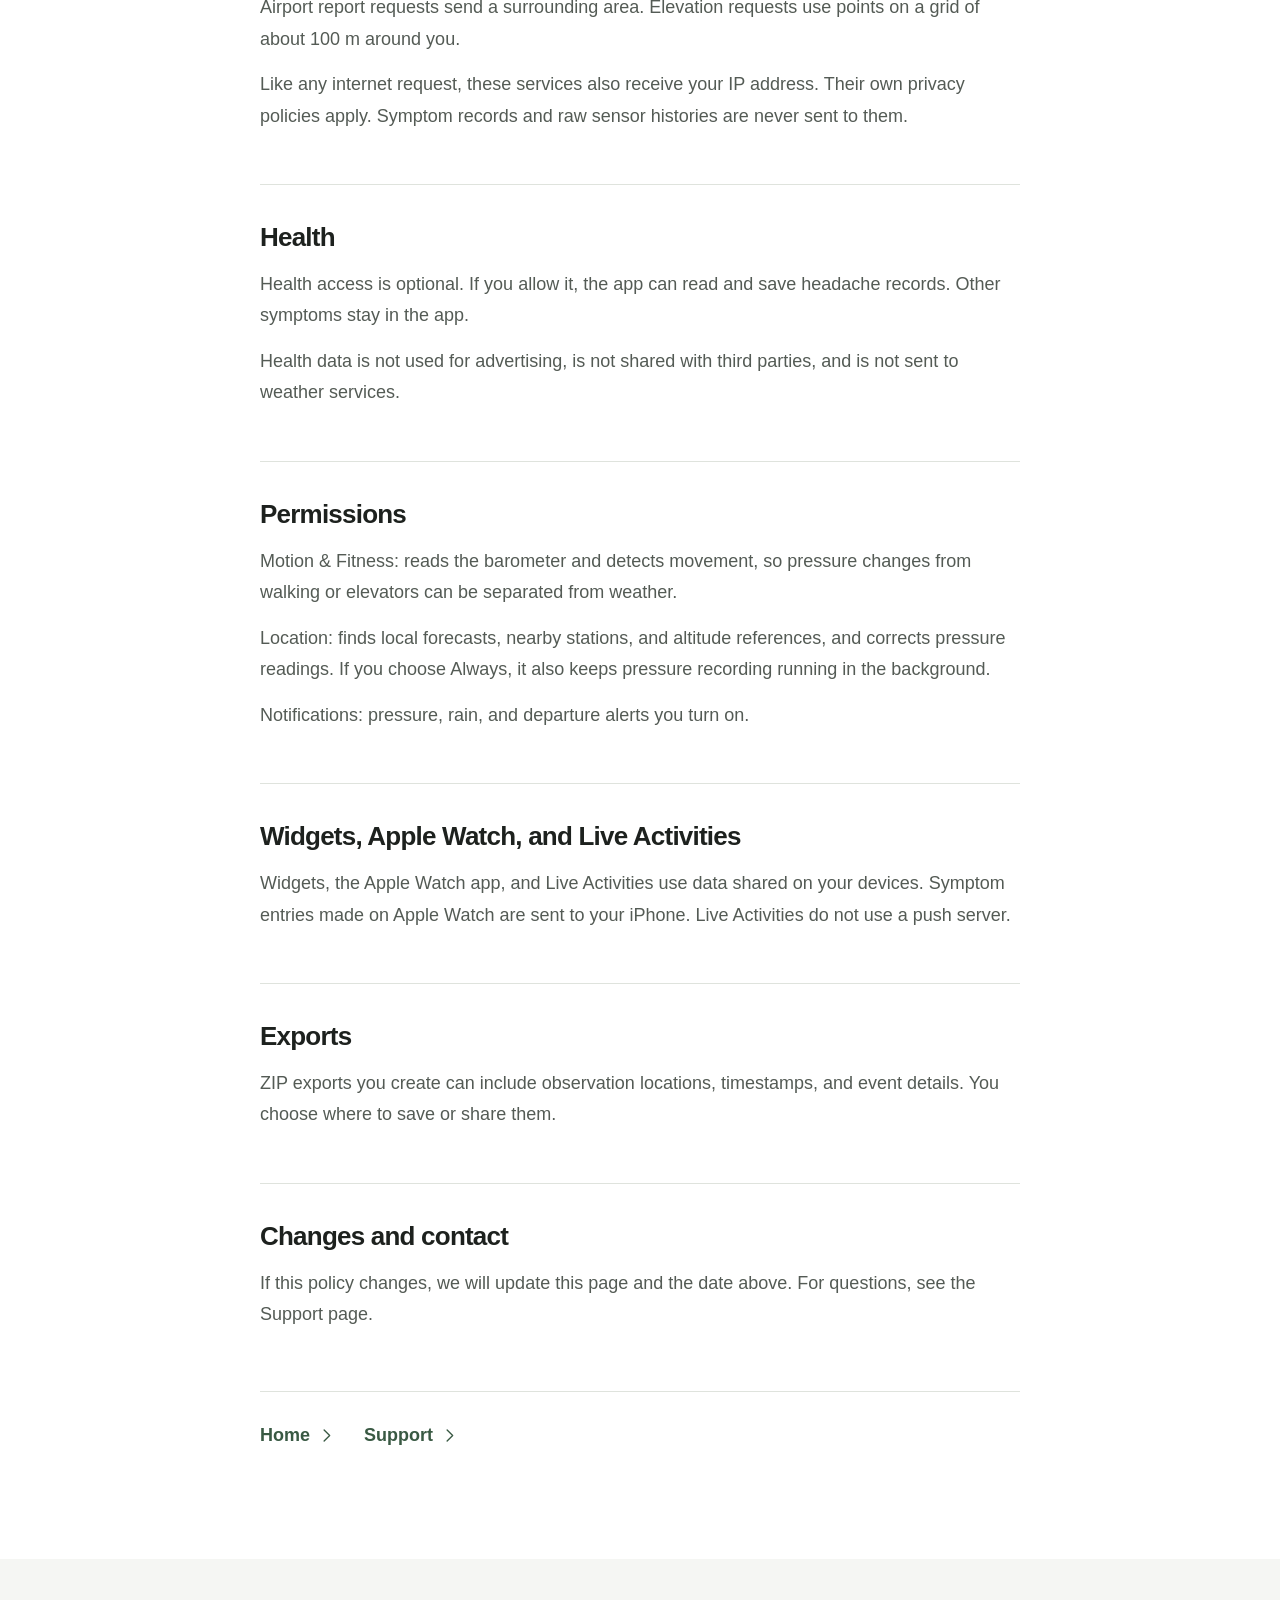
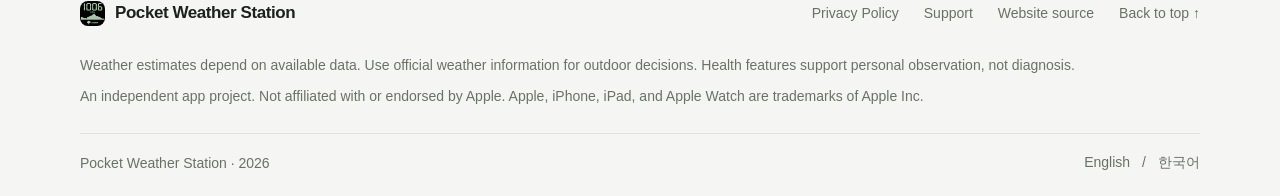
<file: privacy/index.html>
<!doctype html>
<html lang="en">
<head>
  <meta charset="utf-8"><meta name="viewport" content="width=device-width,initial-scale=1">
  <title>Privacy Policy — Pocket Weather Station</title><meta name="description" content="How Pocket Weather Station handles pressure records, location, iCloud sharing, and Health data.">
  <meta name="theme-color" content="#f8f9f6"><meta name="color-scheme" content="light">
  <link rel="canonical" href="https://fortranmentis.github.io/pocket_weather_station_hp/privacy/"><link rel="alternate" hreflang="en" href="https://fortranmentis.github.io/pocket_weather_station_hp/privacy/"><link rel="alternate" hreflang="ko" href="https://fortranmentis.github.io/pocket_weather_station_hp/ko/privacy/"><link rel="alternate" hreflang="x-default" href="https://fortranmentis.github.io/pocket_weather_station_hp/privacy/">
  <meta property="og:type" content="website"><meta property="og:title" content="Privacy Policy — Pocket Weather Station"><meta property="og:description" content="How Pocket Weather Station handles pressure records, location, iCloud sharing, and Health data."><meta property="og:url" content="https://fortranmentis.github.io/pocket_weather_station_hp/privacy/"><meta property="og:image" content="https://fortranmentis.github.io/pocket_weather_station_hp/assets/social-preview.jpg"><meta property="og:image:alt" content="Pocket Weather Station app screens on iPhone"><meta property="og:locale" content="en_US"><meta property="og:locale:alternate" content="ko_KR"><meta name="twitter:card" content="summary_large_image">
  <link rel="icon" type="image/png" href="../assets/app-icon.png"><link rel="apple-touch-icon" href="../assets/app-icon.png"><link rel="stylesheet" href="../assets/style.css?v=9a920d9a2994">
  <script src="../assets/app.js?v=b0fb8dafd86a" defer></script>
</head>
<body id="top" data-asset-prefix="../">
  <a class="skip-link" href="#main">Skip to content</a>
  <header class="site-header"><div class="nav-inner">
    <a class="brand" href="../"><img src="../assets/app-icon.png" width="30" height="30" alt=""><span>Pocket Weather Station</span></a>
    <nav id="main-nav" aria-label="Main navigation"><a href="../#overview">Overview</a><a href="../#experience">Experience</a><a href="../#technology">How it works</a></nav>
    <div class="nav-actions"><div class="languages" aria-label="Language"><a href="../privacy/" lang="en" hreflang="en" aria-current="page">EN</a><a href="../ko/privacy/" lang="ko" hreflang="ko" >한국어</a></div><button type="button" class="menu-toggle" aria-controls="main-nav" aria-expanded="false" aria-label="Toggle menu"><span></span><span></span></button></div>
  </div></header>
  <main id="main" class="doc section-width"><p class="eyebrow">Pocket Weather Station</p><h1>Privacy Policy</h1><p class="doc-updated">Last updated: November 3, 2026</p><p class="doc-intro">Pocket Weather Station has no accounts, no advertising, and no analytics or tracking tools. The developer does not run a server for the app and does not receive your records. This policy explains where your data is stored and what is sent to other services so the app can work.</p><section><h2>Stored on your device</h2><p>Pressure, altitude, observations, calibrations, predictions, and symptom records are stored on your device.</p><p>Current automatic retention: raw pressure samples for about 48 hours, minute observations, calibrations, and predictions for 365 days, event logs for 90 days, and raw Apple Watch readings for 30 days.</p><p>To delete these records, choose Settings → Delete all data in the app, or delete the app.</p></section><section><h2>Sharing between your devices (iCloud)</h2><p>Use with other devices is on by default. When it is on, the app stores a device name (“iPhone” or “iPad” unless you change it), a location rounded to about 100 m, and five-minute pressure summaries in your private iCloud database. Only devices signed in to the same Apple Account can read it. The developer cannot access it.</p><p>Turning the setting off stops new uploads. Delete all data in the app does not delete records already in iCloud. The app removes its own older pressure summaries on a best-effort basis, but the device record has no automatic expiry.</p><p>To remove the app’s iCloud records, go to iPhone Settings → [your name] → iCloud → Manage Account Storage, select Pocket Weather Station if it is listed, and delete its data. Apple’s iCloud terms and privacy policy apply to data stored in iCloud.</p></section><section><h2>Weather, elevation, and station services</h2><p>To fetch forecasts, history, elevation, and nearby station reports, the app sends location information to these services: Apple WeatherKit, Open-Meteo (forecast, historical weather, and elevation), and the NOAA Aviation Weather Center (airport reports).</p><p>Forecast and history requests use coordinates rounded to two decimal places (about 1 km). Airport report requests send a surrounding area. Elevation requests use points on a grid of about 100 m around you.</p><p>Like any internet request, these services also receive your IP address. Their own privacy policies apply. Symptom records and raw sensor histories are never sent to them.</p></section><section><h2>Health</h2><p>Health access is optional. If you allow it, the app can read and save headache records. Other symptoms stay in the app.</p><p>Health data is not used for advertising, is not shared with third parties, and is not sent to weather services.</p></section><section><h2>Permissions</h2><p>Motion &amp; Fitness: reads the barometer and detects movement, so pressure changes from walking or elevators can be separated from weather.</p><p>Location: finds local forecasts, nearby stations, and altitude references, and corrects pressure readings. If you choose Always, it also keeps pressure recording running in the background.</p><p>Notifications: pressure, rain, and departure alerts you turn on.</p></section><section><h2>Widgets, Apple Watch, and Live Activities</h2><p>Widgets, the Apple Watch app, and Live Activities use data shared on your devices. Symptom entries made on Apple Watch are sent to your iPhone. Live Activities do not use a push server.</p></section><section><h2>Exports</h2><p>ZIP exports you create can include observation locations, timestamps, and event details. You choose where to save or share them.</p></section><section><h2>Changes and contact</h2><p>If this policy changes, we will update this page and the date above. For questions, see the Support page.</p></section><nav class="doc-links" aria-label="Pocket Weather Station"><a class="text-link" href="../">Home<svg viewBox="0 0 24 24" aria-hidden="true"><path d="m9 5 7 7-7 7"/></svg></a><a class="text-link" href="../support/">Support<svg viewBox="0 0 24 24" aria-hidden="true"><path d="m9 5 7 7-7 7"/></svg></a></nav></main>
  <footer class="site-footer"><div class="section-width"><div class="footer-top"><a class="brand" href="../"><img src="../assets/app-icon.png" width="25" height="25" alt=""><span>Pocket Weather Station</span></a><div><a href="../privacy/">Privacy Policy</a><a href="../support/">Support</a><a href="https://github.com/fortranmentis/pocket_weather_station_hp">Website source</a><a href="#top">Back to top ↑</a></div></div><p>Weather estimates depend on available data. Use official weather information for outdoor decisions. Health features support personal observation, not diagnosis.</p><p>An independent app project. Not affiliated with or endorsed by Apple. Apple, iPhone, iPad, and Apple Watch are trademarks of Apple Inc.</p><div class="footer-bottom"><span>Pocket Weather Station · 2026</span><div><a href="../privacy/" lang="en" hreflang="en">English</a><span aria-hidden="true">/</span><a href="../ko/privacy/" lang="ko" hreflang="ko">한국어</a></div></div></div></footer>
</body></html>
</file>
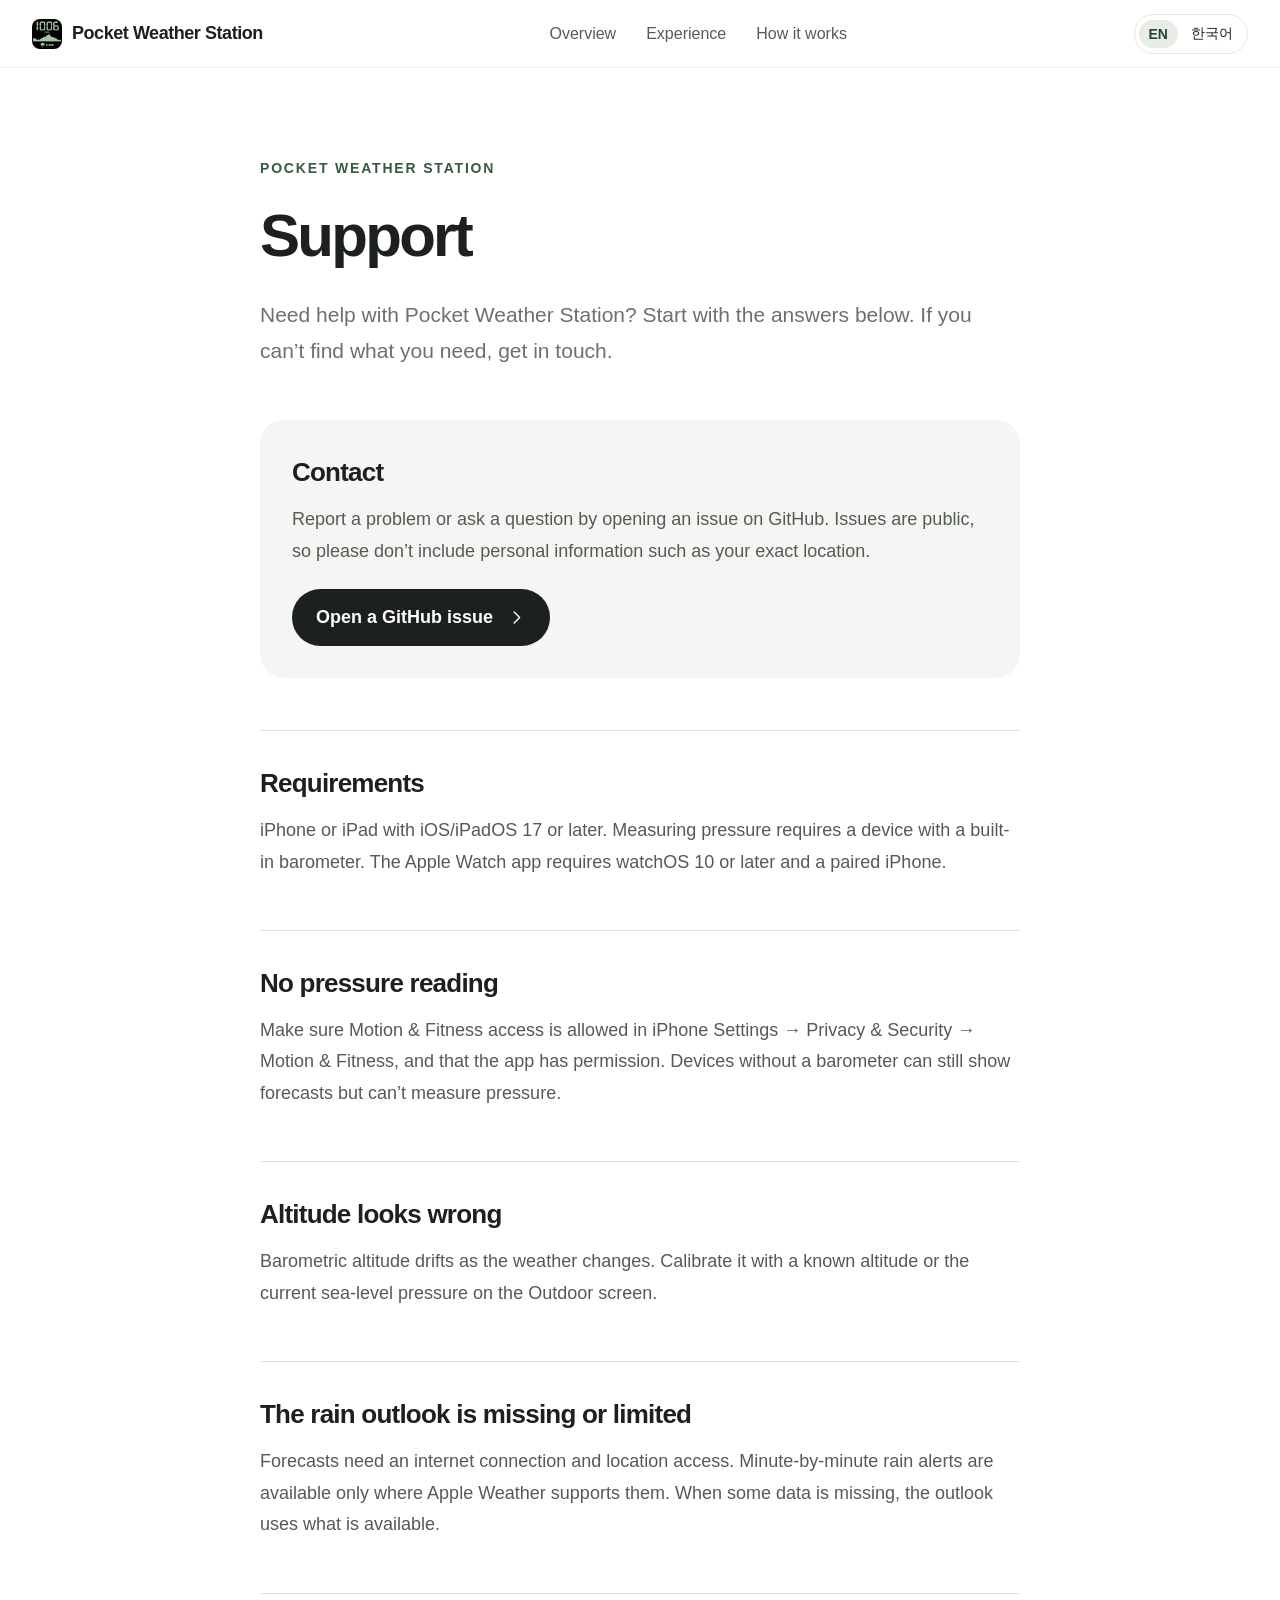
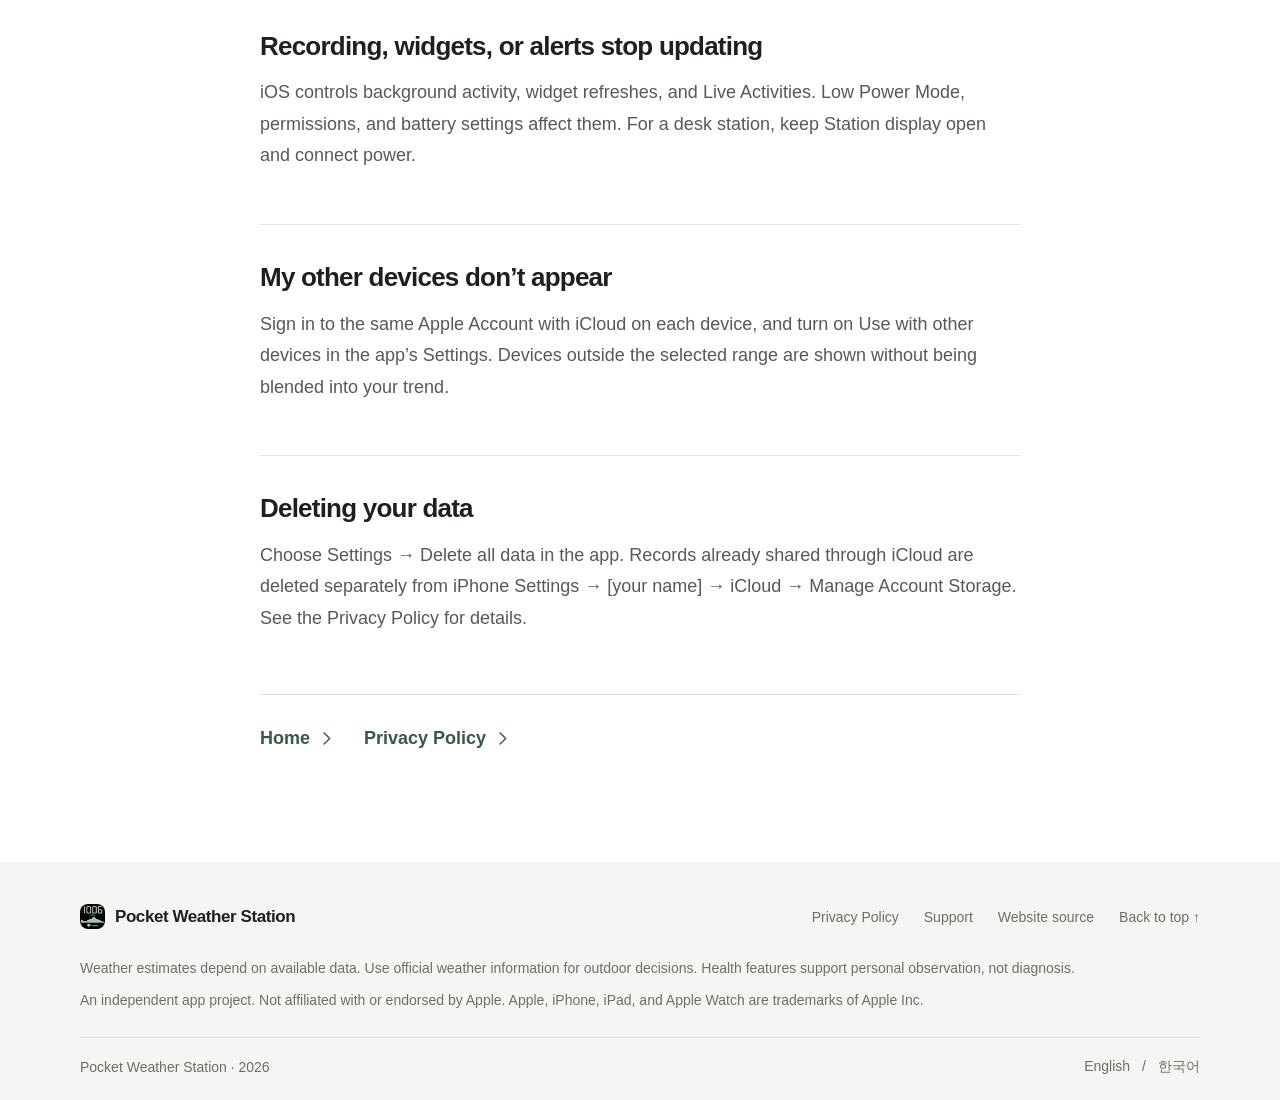
<file: support/index.html>
<!doctype html>
<html lang="en">
<head>
  <meta charset="utf-8"><meta name="viewport" content="width=device-width,initial-scale=1">
  <title>Support — Pocket Weather Station</title><meta name="description" content="Help with Pocket Weather Station: requirements, common questions, and how to get in touch.">
  <meta name="theme-color" content="#f8f9f6"><meta name="color-scheme" content="light">
  <link rel="canonical" href="https://fortranmentis.github.io/pocket_weather_station_hp/support/"><link rel="alternate" hreflang="en" href="https://fortranmentis.github.io/pocket_weather_station_hp/support/"><link rel="alternate" hreflang="ko" href="https://fortranmentis.github.io/pocket_weather_station_hp/ko/support/"><link rel="alternate" hreflang="x-default" href="https://fortranmentis.github.io/pocket_weather_station_hp/support/">
  <meta property="og:type" content="website"><meta property="og:title" content="Support — Pocket Weather Station"><meta property="og:description" content="Help with Pocket Weather Station: requirements, common questions, and how to get in touch."><meta property="og:url" content="https://fortranmentis.github.io/pocket_weather_station_hp/support/"><meta property="og:image" content="https://fortranmentis.github.io/pocket_weather_station_hp/assets/social-preview.jpg"><meta property="og:image:alt" content="Pocket Weather Station app screens on iPhone"><meta property="og:locale" content="en_US"><meta property="og:locale:alternate" content="ko_KR"><meta name="twitter:card" content="summary_large_image">
  <link rel="icon" type="image/png" href="../assets/app-icon.png"><link rel="apple-touch-icon" href="../assets/app-icon.png"><link rel="stylesheet" href="../assets/style.css?v=9a920d9a2994">
  <script src="../assets/app.js?v=b0fb8dafd86a" defer></script>
</head>
<body id="top" data-asset-prefix="../">
  <a class="skip-link" href="#main">Skip to content</a>
  <header class="site-header"><div class="nav-inner">
    <a class="brand" href="../"><img src="../assets/app-icon.png" width="30" height="30" alt=""><span>Pocket Weather Station</span></a>
    <nav id="main-nav" aria-label="Main navigation"><a href="../#overview">Overview</a><a href="../#experience">Experience</a><a href="../#technology">How it works</a></nav>
    <div class="nav-actions"><div class="languages" aria-label="Language"><a href="../support/" lang="en" hreflang="en" aria-current="page">EN</a><a href="../ko/support/" lang="ko" hreflang="ko" >한국어</a></div><button type="button" class="menu-toggle" aria-controls="main-nav" aria-expanded="false" aria-label="Toggle menu"><span></span><span></span></button></div>
  </div></header>
  <main id="main" class="doc section-width"><p class="eyebrow">Pocket Weather Station</p><h1>Support</h1><p class="doc-intro">Need help with Pocket Weather Station? Start with the answers below. If you can’t find what you need, get in touch.</p><section class="doc-contact"><h2>Contact</h2><p>Report a problem or ask a question by opening an issue on GitHub. Issues are public, so please don’t include personal information such as your exact location.</p><a class="button" href="https://github.com/fortranmentis/pocket_weather_station_hp/issues/new">Open a GitHub issue<svg viewBox="0 0 24 24" aria-hidden="true"><path d="m9 5 7 7-7 7"/></svg></a></section><section><h2>Requirements</h2><p>iPhone or iPad with iOS/iPadOS 17 or later. Measuring pressure requires a device with a built-in barometer. The Apple Watch app requires watchOS 10 or later and a paired iPhone.</p></section><section><h2>No pressure reading</h2><p>Make sure Motion &amp; Fitness access is allowed in iPhone Settings → Privacy &amp; Security → Motion &amp; Fitness, and that the app has permission. Devices without a barometer can still show forecasts but can’t measure pressure.</p></section><section><h2>Altitude looks wrong</h2><p>Barometric altitude drifts as the weather changes. Calibrate it with a known altitude or the current sea-level pressure on the Outdoor screen.</p></section><section><h2>The rain outlook is missing or limited</h2><p>Forecasts need an internet connection and location access. Minute-by-minute rain alerts are available only where Apple Weather supports them. When some data is missing, the outlook uses what is available.</p></section><section><h2>Recording, widgets, or alerts stop updating</h2><p>iOS controls background activity, widget refreshes, and Live Activities. Low Power Mode, permissions, and battery settings affect them. For a desk station, keep Station display open and connect power.</p></section><section><h2>My other devices don’t appear</h2><p>Sign in to the same Apple Account with iCloud on each device, and turn on Use with other devices in the app’s Settings. Devices outside the selected range are shown without being blended into your trend.</p></section><section><h2>Deleting your data</h2><p>Choose Settings → Delete all data in the app. Records already shared through iCloud are deleted separately from iPhone Settings → [your name] → iCloud → Manage Account Storage. See the Privacy Policy for details.</p></section><nav class="doc-links" aria-label="Pocket Weather Station"><a class="text-link" href="../">Home<svg viewBox="0 0 24 24" aria-hidden="true"><path d="m9 5 7 7-7 7"/></svg></a><a class="text-link" href="../privacy/">Privacy Policy<svg viewBox="0 0 24 24" aria-hidden="true"><path d="m9 5 7 7-7 7"/></svg></a></nav></main>
  <footer class="site-footer"><div class="section-width"><div class="footer-top"><a class="brand" href="../"><img src="../assets/app-icon.png" width="25" height="25" alt=""><span>Pocket Weather Station</span></a><div><a href="../privacy/">Privacy Policy</a><a href="../support/">Support</a><a href="https://github.com/fortranmentis/pocket_weather_station_hp">Website source</a><a href="#top">Back to top ↑</a></div></div><p>Weather estimates depend on available data. Use official weather information for outdoor decisions. Health features support personal observation, not diagnosis.</p><p>An independent app project. Not affiliated with or endorsed by Apple. Apple, iPhone, iPad, and Apple Watch are trademarks of Apple Inc.</p><div class="footer-bottom"><span>Pocket Weather Station · 2026</span><div><a href="../support/" lang="en" hreflang="en">English</a><span aria-hidden="true">/</span><a href="../ko/support/" lang="ko" hreflang="ko">한국어</a></div></div></div></footer>
</body></html>
</file>
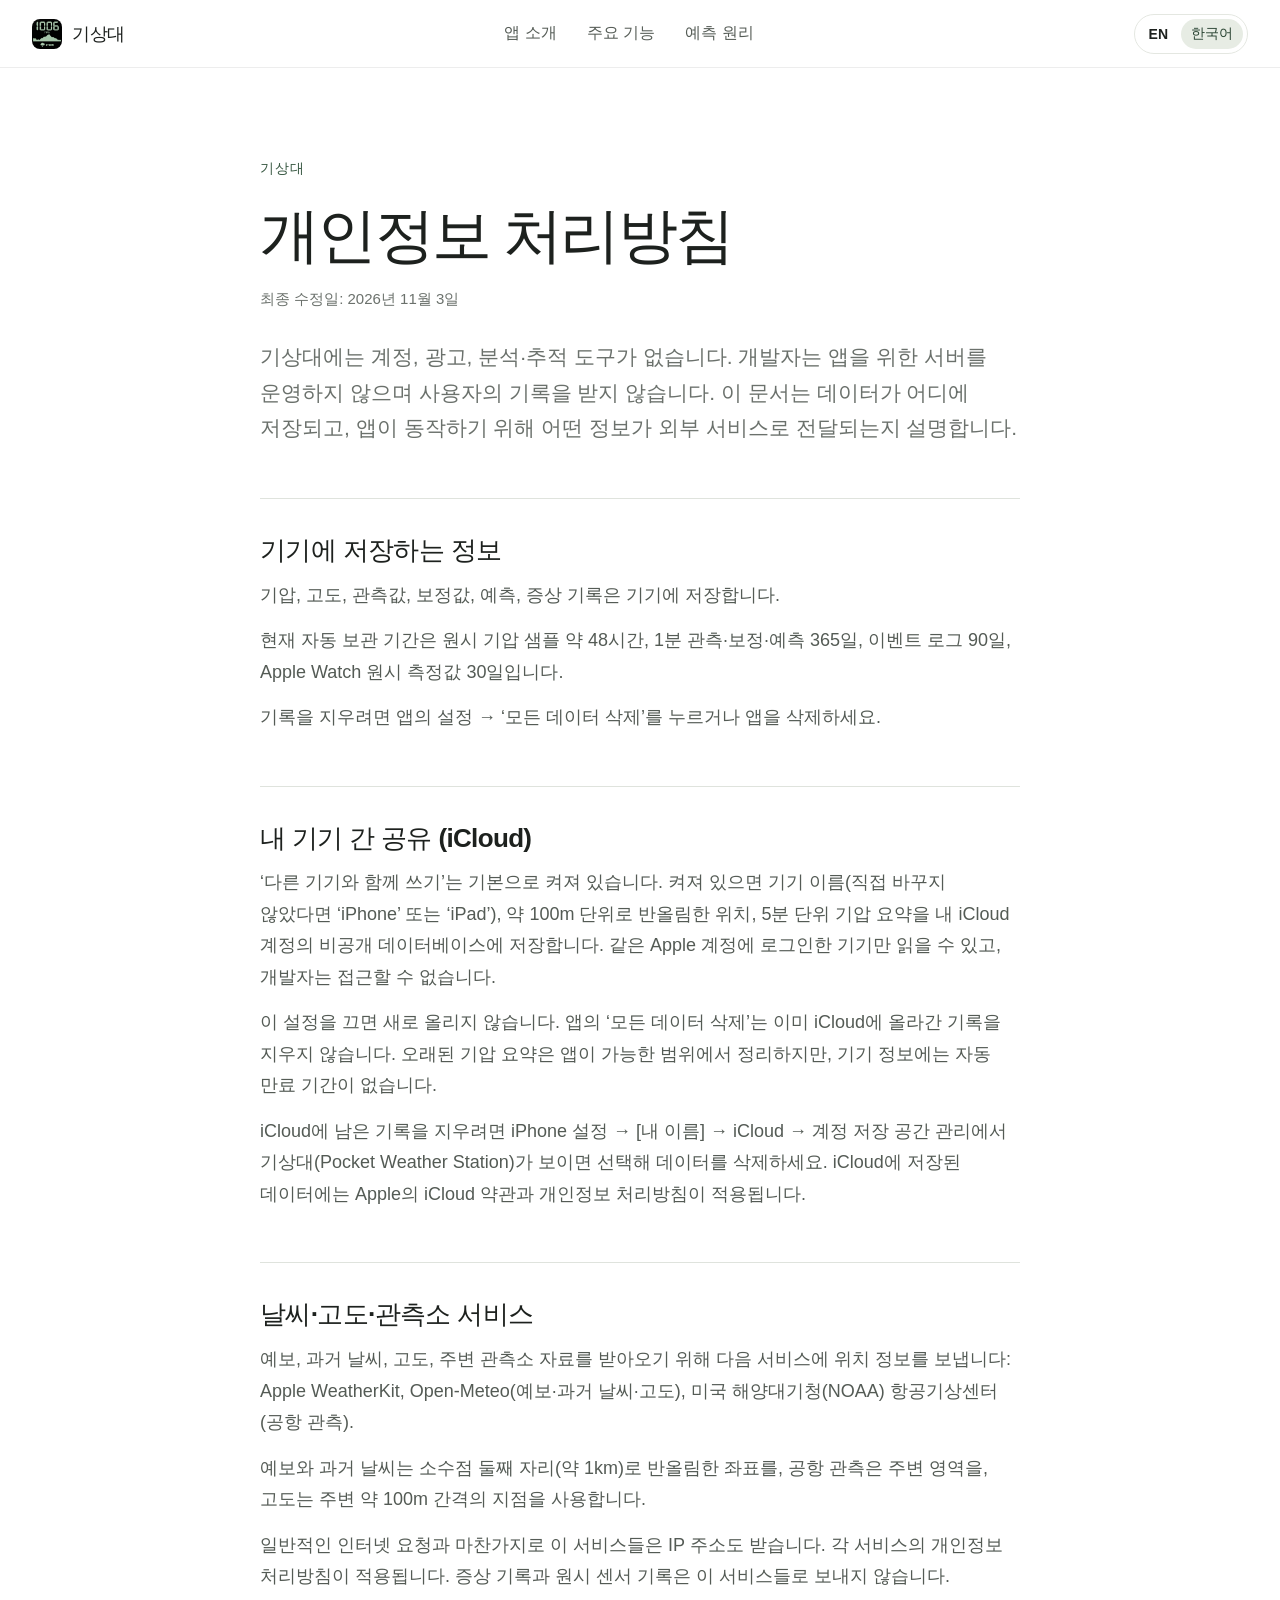
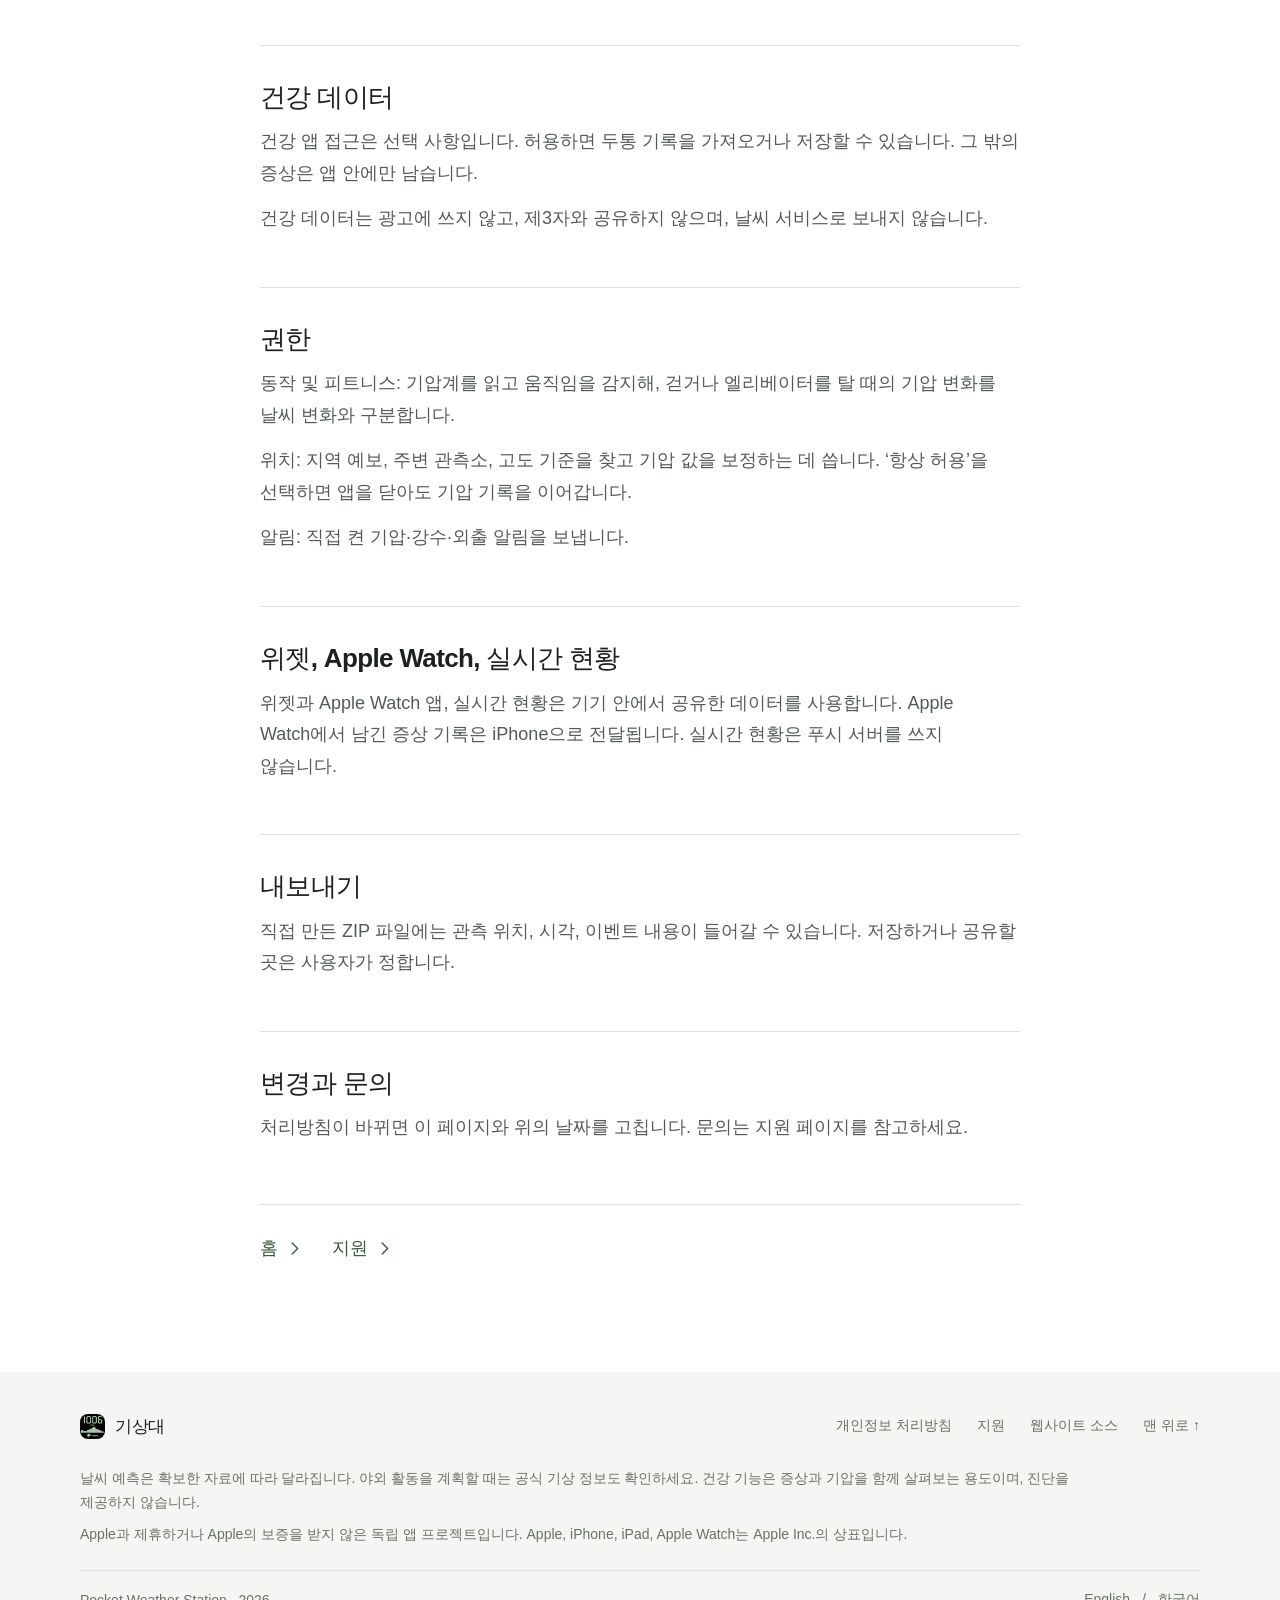
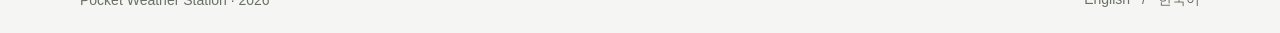
<file: ko/privacy/index.html>
<!doctype html>
<html lang="ko">
<head>
  <meta charset="utf-8"><meta name="viewport" content="width=device-width,initial-scale=1">
  <title>개인정보 처리방침 — 기상대</title><meta name="description" content="기상대 앱이 기압 기록, 위치, iCloud 공유, 건강 데이터를 다루는 방식입니다.">
  <meta name="theme-color" content="#f8f9f6"><meta name="color-scheme" content="light">
  <link rel="canonical" href="https://fortranmentis.github.io/pocket_weather_station_hp/ko/privacy/"><link rel="alternate" hreflang="en" href="https://fortranmentis.github.io/pocket_weather_station_hp/privacy/"><link rel="alternate" hreflang="ko" href="https://fortranmentis.github.io/pocket_weather_station_hp/ko/privacy/"><link rel="alternate" hreflang="x-default" href="https://fortranmentis.github.io/pocket_weather_station_hp/privacy/">
  <meta property="og:type" content="website"><meta property="og:title" content="개인정보 처리방침 — 기상대"><meta property="og:description" content="기상대 앱이 기압 기록, 위치, iCloud 공유, 건강 데이터를 다루는 방식입니다."><meta property="og:url" content="https://fortranmentis.github.io/pocket_weather_station_hp/ko/privacy/"><meta property="og:image" content="https://fortranmentis.github.io/pocket_weather_station_hp/assets/social-preview.jpg"><meta property="og:image:alt" content="iPhone에서 본 기상대 앱 화면"><meta property="og:locale" content="ko_KR"><meta property="og:locale:alternate" content="en_US"><meta name="twitter:card" content="summary_large_image">
  <link rel="icon" type="image/png" href="../../assets/app-icon.png"><link rel="apple-touch-icon" href="../../assets/app-icon.png"><link rel="stylesheet" href="../../assets/style.css?v=9a920d9a2994">
  <script src="../../assets/app.js?v=b0fb8dafd86a" defer></script>
</head>
<body id="top" data-asset-prefix="../../">
  <a class="skip-link" href="#main">본문으로 건너뛰기</a>
  <header class="site-header"><div class="nav-inner">
    <a class="brand" href="../../ko/"><img src="../../assets/app-icon.png" width="30" height="30" alt=""><span>기상대</span></a>
    <nav id="main-nav" aria-label="주요 메뉴"><a href="../../ko/#overview">앱 소개</a><a href="../../ko/#experience">주요 기능</a><a href="../../ko/#technology">예측 원리</a></nav>
    <div class="nav-actions"><div class="languages" aria-label="언어 선택"><a href="../../privacy/" lang="en" hreflang="en" >EN</a><a href="../../ko/privacy/" lang="ko" hreflang="ko" aria-current="page">한국어</a></div><button type="button" class="menu-toggle" aria-controls="main-nav" aria-expanded="false" aria-label="메뉴 열기"><span></span><span></span></button></div>
  </div></header>
  <main id="main" class="doc section-width"><p class="eyebrow">기상대</p><h1>개인정보 처리방침</h1><p class="doc-updated">최종 수정일: 2026년 11월 3일</p><p class="doc-intro">기상대에는 계정, 광고, 분석·추적 도구가 없습니다. 개발자는 앱을 위한 서버를 운영하지 않으며 사용자의 기록을 받지 않습니다. 이 문서는 데이터가 어디에 저장되고, 앱이 동작하기 위해 어떤 정보가 외부 서비스로 전달되는지 설명합니다.</p><section><h2>기기에 저장하는 정보</h2><p>기압, 고도, 관측값, 보정값, 예측, 증상 기록은 기기에 저장합니다.</p><p>현재 자동 보관 기간은 원시 기압 샘플 약 48시간, 1분 관측·보정·예측 365일, 이벤트 로그 90일, Apple Watch 원시 측정값 30일입니다.</p><p>기록을 지우려면 앱의 설정 → ‘모든 데이터 삭제’를 누르거나 앱을 삭제하세요.</p></section><section><h2>내 기기 간 공유 (iCloud)</h2><p>‘다른 기기와 함께 쓰기’는 기본으로 켜져 있습니다. 켜져 있으면 기기 이름(직접 바꾸지 않았다면 ‘iPhone’ 또는 ‘iPad’), 약 100m 단위로 반올림한 위치, 5분 단위 기압 요약을 내 iCloud 계정의 비공개 데이터베이스에 저장합니다. 같은 Apple 계정에 로그인한 기기만 읽을 수 있고, 개발자는 접근할 수 없습니다.</p><p>이 설정을 끄면 새로 올리지 않습니다. 앱의 ‘모든 데이터 삭제’는 이미 iCloud에 올라간 기록을 지우지 않습니다. 오래된 기압 요약은 앱이 가능한 범위에서 정리하지만, 기기 정보에는 자동 만료 기간이 없습니다.</p><p>iCloud에 남은 기록을 지우려면 iPhone 설정 → [내 이름] → iCloud → 계정 저장 공간 관리에서 기상대(Pocket Weather Station)가 보이면 선택해 데이터를 삭제하세요. iCloud에 저장된 데이터에는 Apple의 iCloud 약관과 개인정보 처리방침이 적용됩니다.</p></section><section><h2>날씨·고도·관측소 서비스</h2><p>예보, 과거 날씨, 고도, 주변 관측소 자료를 받아오기 위해 다음 서비스에 위치 정보를 보냅니다: Apple WeatherKit, Open-Meteo(예보·과거 날씨·고도), 미국 해양대기청(NOAA) 항공기상센터(공항 관측).</p><p>예보와 과거 날씨는 소수점 둘째 자리(약 1km)로 반올림한 좌표를, 공항 관측은 주변 영역을, 고도는 주변 약 100m 간격의 지점을 사용합니다.</p><p>일반적인 인터넷 요청과 마찬가지로 이 서비스들은 IP 주소도 받습니다. 각 서비스의 개인정보 처리방침이 적용됩니다. 증상 기록과 원시 센서 기록은 이 서비스들로 보내지 않습니다.</p></section><section><h2>건강 데이터</h2><p>건강 앱 접근은 선택 사항입니다. 허용하면 두통 기록을 가져오거나 저장할 수 있습니다. 그 밖의 증상은 앱 안에만 남습니다.</p><p>건강 데이터는 광고에 쓰지 않고, 제3자와 공유하지 않으며, 날씨 서비스로 보내지 않습니다.</p></section><section><h2>권한</h2><p>동작 및 피트니스: 기압계를 읽고 움직임을 감지해, 걷거나 엘리베이터를 탈 때의 기압 변화를 날씨 변화와 구분합니다.</p><p>위치: 지역 예보, 주변 관측소, 고도 기준을 찾고 기압 값을 보정하는 데 씁니다. ‘항상 허용’을 선택하면 앱을 닫아도 기압 기록을 이어갑니다.</p><p>알림: 직접 켠 기압·강수·외출 알림을 보냅니다.</p></section><section><h2>위젯, Apple Watch, 실시간 현황</h2><p>위젯과 Apple Watch 앱, 실시간 현황은 기기 안에서 공유한 데이터를 사용합니다. Apple Watch에서 남긴 증상 기록은 iPhone으로 전달됩니다. 실시간 현황은 푸시 서버를 쓰지 않습니다.</p></section><section><h2>내보내기</h2><p>직접 만든 ZIP 파일에는 관측 위치, 시각, 이벤트 내용이 들어갈 수 있습니다. 저장하거나 공유할 곳은 사용자가 정합니다.</p></section><section><h2>변경과 문의</h2><p>처리방침이 바뀌면 이 페이지와 위의 날짜를 고칩니다. 문의는 지원 페이지를 참고하세요.</p></section><nav class="doc-links" aria-label="기상대"><a class="text-link" href="../../ko/">홈<svg viewBox="0 0 24 24" aria-hidden="true"><path d="m9 5 7 7-7 7"/></svg></a><a class="text-link" href="../../ko/support/">지원<svg viewBox="0 0 24 24" aria-hidden="true"><path d="m9 5 7 7-7 7"/></svg></a></nav></main>
  <footer class="site-footer"><div class="section-width"><div class="footer-top"><a class="brand" href="../../ko/"><img src="../../assets/app-icon.png" width="25" height="25" alt=""><span>기상대</span></a><div><a href="../../ko/privacy/">개인정보 처리방침</a><a href="../../ko/support/">지원</a><a href="https://github.com/fortranmentis/pocket_weather_station_hp">웹사이트 소스</a><a href="#top">맨 위로 ↑</a></div></div><p>날씨 예측은 확보한 자료에 따라 달라집니다. 야외 활동을 계획할 때는 공식 기상 정보도 확인하세요. 건강 기능은 증상과 기압을 함께 살펴보는 용도이며, 진단을 제공하지 않습니다.</p><p>Apple과 제휴하거나 Apple의 보증을 받지 않은 독립 앱 프로젝트입니다. Apple, iPhone, iPad, Apple Watch는 Apple Inc.의 상표입니다.</p><div class="footer-bottom"><span>Pocket Weather Station · 2026</span><div><a href="../../privacy/" lang="en" hreflang="en">English</a><span aria-hidden="true">/</span><a href="../../ko/privacy/" lang="ko" hreflang="ko">한국어</a></div></div></div></footer>
</body></html>
</file>
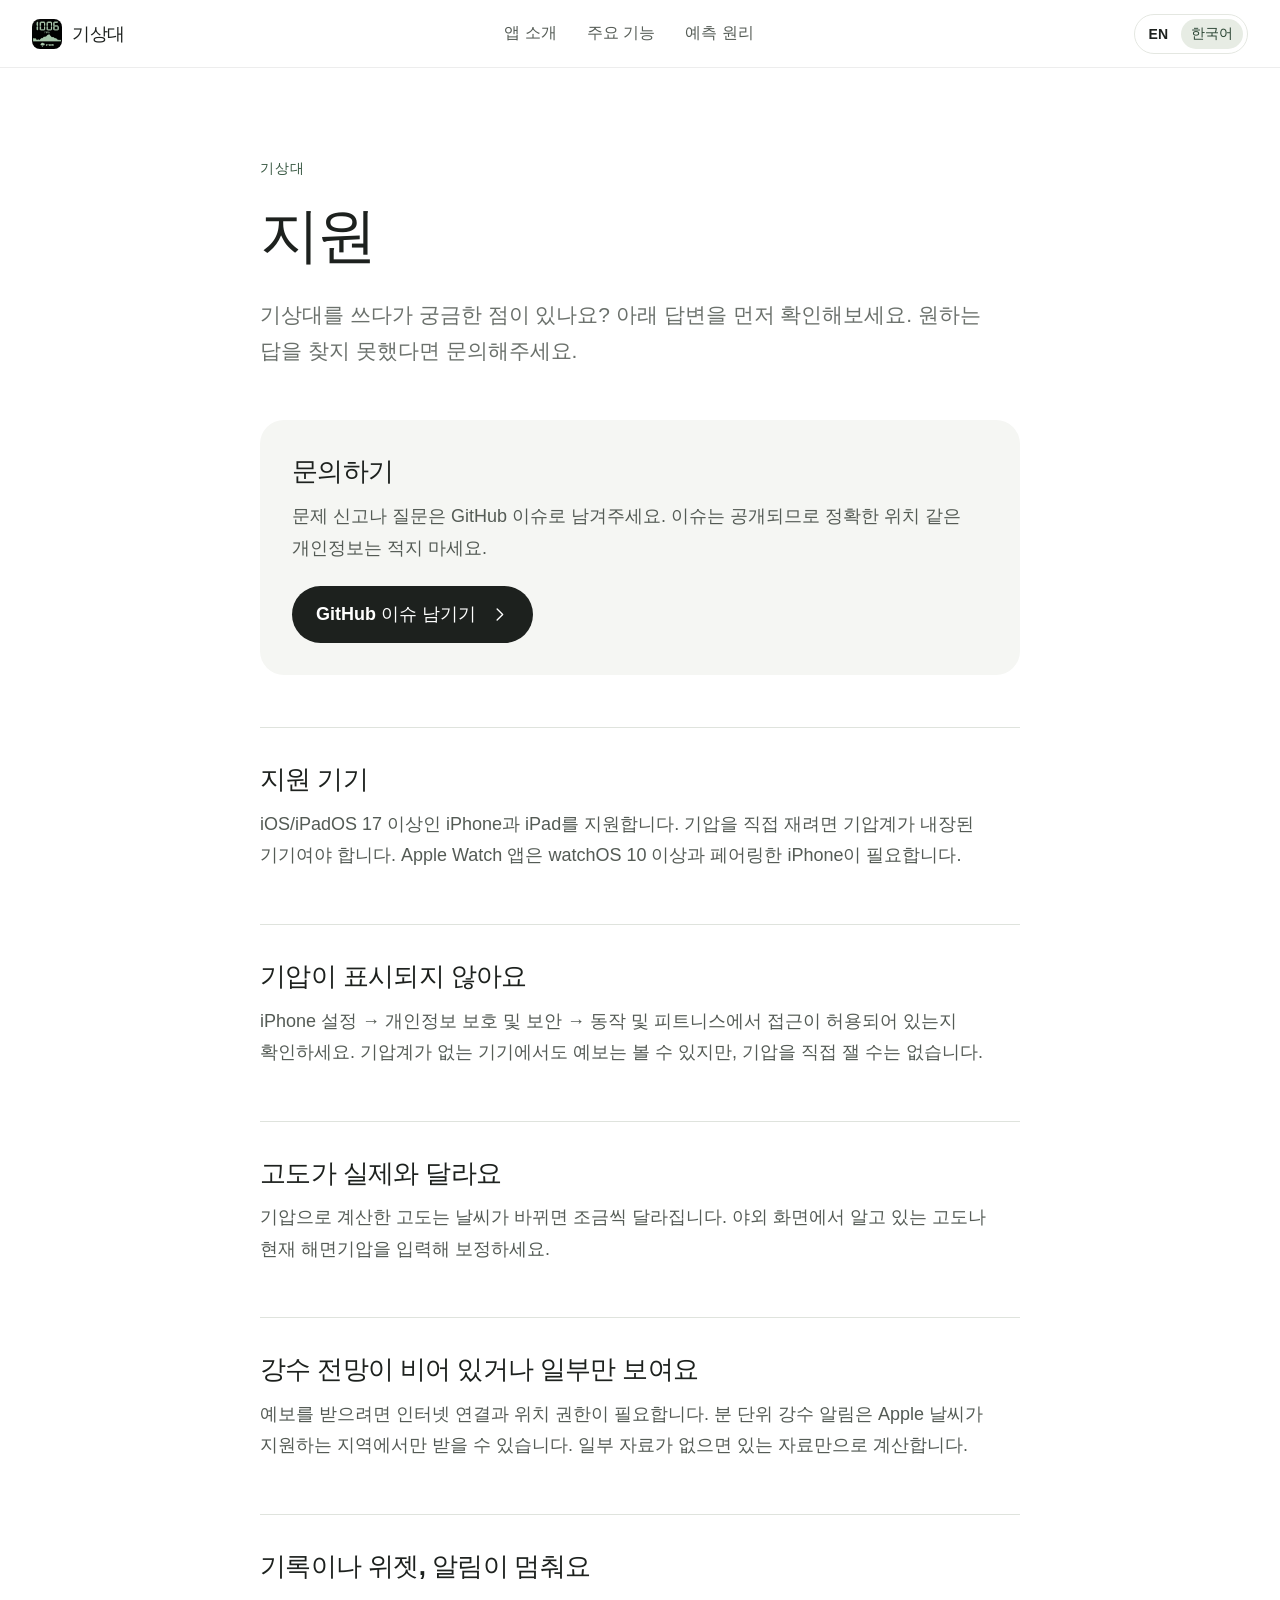
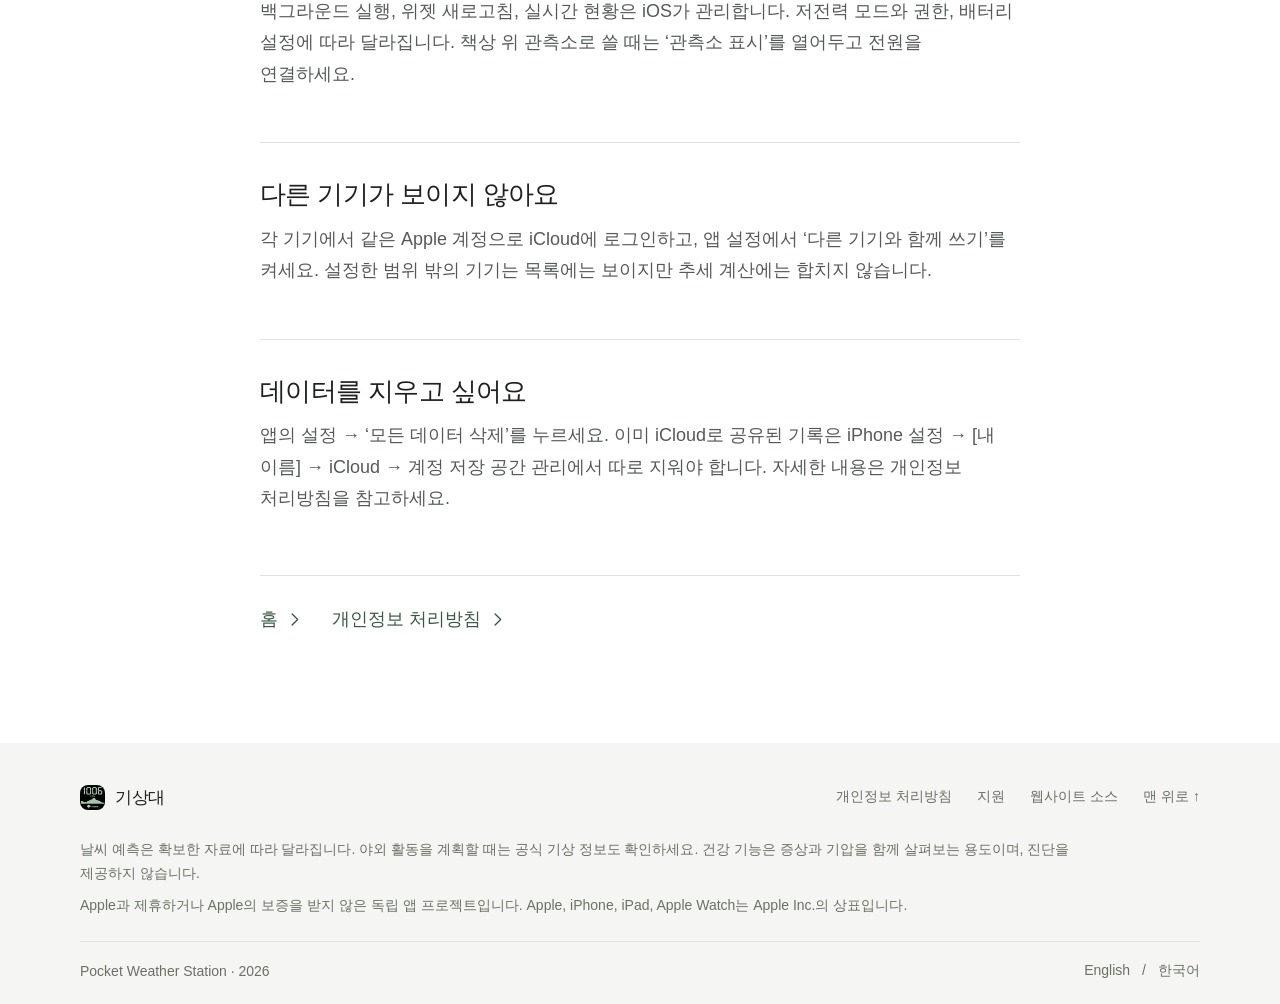
<file: ko/support/index.html>
<!doctype html>
<html lang="ko">
<head>
  <meta charset="utf-8"><meta name="viewport" content="width=device-width,initial-scale=1">
  <title>지원 — 기상대</title><meta name="description" content="기상대 앱 지원: 지원 기기, 자주 묻는 질문, 문의 방법.">
  <meta name="theme-color" content="#f8f9f6"><meta name="color-scheme" content="light">
  <link rel="canonical" href="https://fortranmentis.github.io/pocket_weather_station_hp/ko/support/"><link rel="alternate" hreflang="en" href="https://fortranmentis.github.io/pocket_weather_station_hp/support/"><link rel="alternate" hreflang="ko" href="https://fortranmentis.github.io/pocket_weather_station_hp/ko/support/"><link rel="alternate" hreflang="x-default" href="https://fortranmentis.github.io/pocket_weather_station_hp/support/">
  <meta property="og:type" content="website"><meta property="og:title" content="지원 — 기상대"><meta property="og:description" content="기상대 앱 지원: 지원 기기, 자주 묻는 질문, 문의 방법."><meta property="og:url" content="https://fortranmentis.github.io/pocket_weather_station_hp/ko/support/"><meta property="og:image" content="https://fortranmentis.github.io/pocket_weather_station_hp/assets/social-preview.jpg"><meta property="og:image:alt" content="iPhone에서 본 기상대 앱 화면"><meta property="og:locale" content="ko_KR"><meta property="og:locale:alternate" content="en_US"><meta name="twitter:card" content="summary_large_image">
  <link rel="icon" type="image/png" href="../../assets/app-icon.png"><link rel="apple-touch-icon" href="../../assets/app-icon.png"><link rel="stylesheet" href="../../assets/style.css?v=9a920d9a2994">
  <script src="../../assets/app.js?v=b0fb8dafd86a" defer></script>
</head>
<body id="top" data-asset-prefix="../../">
  <a class="skip-link" href="#main">본문으로 건너뛰기</a>
  <header class="site-header"><div class="nav-inner">
    <a class="brand" href="../../ko/"><img src="../../assets/app-icon.png" width="30" height="30" alt=""><span>기상대</span></a>
    <nav id="main-nav" aria-label="주요 메뉴"><a href="../../ko/#overview">앱 소개</a><a href="../../ko/#experience">주요 기능</a><a href="../../ko/#technology">예측 원리</a></nav>
    <div class="nav-actions"><div class="languages" aria-label="언어 선택"><a href="../../support/" lang="en" hreflang="en" >EN</a><a href="../../ko/support/" lang="ko" hreflang="ko" aria-current="page">한국어</a></div><button type="button" class="menu-toggle" aria-controls="main-nav" aria-expanded="false" aria-label="메뉴 열기"><span></span><span></span></button></div>
  </div></header>
  <main id="main" class="doc section-width"><p class="eyebrow">기상대</p><h1>지원</h1><p class="doc-intro">기상대를 쓰다가 궁금한 점이 있나요? 아래 답변을 먼저 확인해보세요. 원하는 답을 찾지 못했다면 문의해주세요.</p><section class="doc-contact"><h2>문의하기</h2><p>문제 신고나 질문은 GitHub 이슈로 남겨주세요. 이슈는 공개되므로 정확한 위치 같은 개인정보는 적지 마세요.</p><a class="button" href="https://github.com/fortranmentis/pocket_weather_station_hp/issues/new">GitHub 이슈 남기기<svg viewBox="0 0 24 24" aria-hidden="true"><path d="m9 5 7 7-7 7"/></svg></a></section><section><h2>지원 기기</h2><p>iOS/iPadOS 17 이상인 iPhone과 iPad를 지원합니다. 기압을 직접 재려면 기압계가 내장된 기기여야 합니다. Apple Watch 앱은 watchOS 10 이상과 페어링한 iPhone이 필요합니다.</p></section><section><h2>기압이 표시되지 않아요</h2><p>iPhone 설정 → 개인정보 보호 및 보안 → 동작 및 피트니스에서 접근이 허용되어 있는지 확인하세요. 기압계가 없는 기기에서도 예보는 볼 수 있지만, 기압을 직접 잴 수는 없습니다.</p></section><section><h2>고도가 실제와 달라요</h2><p>기압으로 계산한 고도는 날씨가 바뀌면 조금씩 달라집니다. 야외 화면에서 알고 있는 고도나 현재 해면기압을 입력해 보정하세요.</p></section><section><h2>강수 전망이 비어 있거나 일부만 보여요</h2><p>예보를 받으려면 인터넷 연결과 위치 권한이 필요합니다. 분 단위 강수 알림은 Apple 날씨가 지원하는 지역에서만 받을 수 있습니다. 일부 자료가 없으면 있는 자료만으로 계산합니다.</p></section><section><h2>기록이나 위젯, 알림이 멈춰요</h2><p>백그라운드 실행, 위젯 새로고침, 실시간 현황은 iOS가 관리합니다. 저전력 모드와 권한, 배터리 설정에 따라 달라집니다. 책상 위 관측소로 쓸 때는 ‘관측소 표시’를 열어두고 전원을 연결하세요.</p></section><section><h2>다른 기기가 보이지 않아요</h2><p>각 기기에서 같은 Apple 계정으로 iCloud에 로그인하고, 앱 설정에서 ‘다른 기기와 함께 쓰기’를 켜세요. 설정한 범위 밖의 기기는 목록에는 보이지만 추세 계산에는 합치지 않습니다.</p></section><section><h2>데이터를 지우고 싶어요</h2><p>앱의 설정 → ‘모든 데이터 삭제’를 누르세요. 이미 iCloud로 공유된 기록은 iPhone 설정 → [내 이름] → iCloud → 계정 저장 공간 관리에서 따로 지워야 합니다. 자세한 내용은 개인정보 처리방침을 참고하세요.</p></section><nav class="doc-links" aria-label="기상대"><a class="text-link" href="../../ko/">홈<svg viewBox="0 0 24 24" aria-hidden="true"><path d="m9 5 7 7-7 7"/></svg></a><a class="text-link" href="../../ko/privacy/">개인정보 처리방침<svg viewBox="0 0 24 24" aria-hidden="true"><path d="m9 5 7 7-7 7"/></svg></a></nav></main>
  <footer class="site-footer"><div class="section-width"><div class="footer-top"><a class="brand" href="../../ko/"><img src="../../assets/app-icon.png" width="25" height="25" alt=""><span>기상대</span></a><div><a href="../../ko/privacy/">개인정보 처리방침</a><a href="../../ko/support/">지원</a><a href="https://github.com/fortranmentis/pocket_weather_station_hp">웹사이트 소스</a><a href="#top">맨 위로 ↑</a></div></div><p>날씨 예측은 확보한 자료에 따라 달라집니다. 야외 활동을 계획할 때는 공식 기상 정보도 확인하세요. 건강 기능은 증상과 기압을 함께 살펴보는 용도이며, 진단을 제공하지 않습니다.</p><p>Apple과 제휴하거나 Apple의 보증을 받지 않은 독립 앱 프로젝트입니다. Apple, iPhone, iPad, Apple Watch는 Apple Inc.의 상표입니다.</p><div class="footer-bottom"><span>Pocket Weather Station · 2026</span><div><a href="../../support/" lang="en" hreflang="en">English</a><span aria-hidden="true">/</span><a href="../../ko/support/" lang="ko" hreflang="ko">한국어</a></div></div></div></footer>
</body></html>
</file>
<file: assets/style.css>
@charset "UTF-8";
:root{--ink:#1d211e;--muted:#6b716c;--green:#395943;--mint:#d8e4d3;--paper:#f5f6f3;--line:#dfe3dd;--page:1120px;--radius:32px;font-family:-apple-system,BlinkMacSystemFont,"Segoe UI","Apple SD Gothic Neo","Malgun Gothic","Noto Sans KR",Helvetica,Arial,sans-serif;color:var(--ink);background:#fff;font-synthesis:none;text-rendering:optimizeLegibility;-webkit-font-smoothing:antialiased}
*{box-sizing:border-box}html{scroll-behavior:smooth;scroll-padding-top:90px}body{margin:0}body.dialog-open{overflow:hidden}button,a{-webkit-tap-highlight-color:transparent}button,input{font:inherit}button{cursor:pointer}a{color:inherit;text-decoration:none}button{color:inherit}button:disabled{cursor:default;opacity:.35}img{max-width:100%;display:block}button,a,summary{-webkit-user-select:none;user-select:none}button:focus-visible,a:focus-visible,summary:focus-visible,[tabindex]:focus-visible{outline:3px solid #376fcd;outline-offset:5px}button svg,.text-link svg,.button svg{width:19px;height:19px;fill:none;stroke:currentColor;stroke-width:1.7;stroke-linecap:round;stroke-linejoin:round;flex:none}p{margin:0;line-height:1.6}h1,h2,h3,h4{margin:0;line-height:1.08;letter-spacing:-.045em}ul,ol{padding:0;margin:0;list-style:none}button{border:0} [hidden]{display:none!important}.section-width{width:min(var(--page),calc(100% - 80px));margin-inline:auto}.section-pad{padding-block:120px}.section-heading{max-width:740px;margin-bottom:60px}.section-heading h2,.flow-copy h2,.lcd-copy h2,.privacy h2{font-size:clamp(40px,5vw,68px);font-weight:650}.section-heading>p:last-child{max-width:650px;color:var(--muted);font-size:24px;margin-top:26px;line-height:1.55}.eyebrow{font-size:14px!important;letter-spacing:.13em;font-weight:650;line-height:1.5;text-transform:uppercase;color:var(--green);margin-bottom:24px}.body-large{font-size:22px;line-height:1.6;color:var(--muted)}.footnote{font-size:16px;line-height:1.65;color:#666e67}.text-link{display:inline-flex;align-items:center;gap:7px;background:none;padding:0;color:var(--green);font-size:18px;font-weight:550;line-height:1.5;text-align:left}.text-link:hover{text-decoration:underline;text-underline-offset:4px}.text-link svg{transition:transform .2s}.text-link:hover svg{transform:translateX(3px)}.button{display:inline-flex;align-items:center;justify-content:center;gap:14px;background:var(--ink);color:#fff;border-radius:100px;padding:16px 24px;font-size:18px;font-weight:550;line-height:1.4;transition:background .2s,transform .2s}.button:hover{background:#3e5041;transform:translateY(-2px)}.skip-link{position:fixed;top:-80px;left:16px;z-index:100;background:#fff;padding:14px;border:1px solid var(--ink);border-radius:10px}.skip-link:focus{top:12px}
/* The navigation stays quiet while the product takes the stage. */
.site-header{height:68px;position:sticky;top:0;z-index:20;background:rgb(255 255 255 / .86);-webkit-backdrop-filter:blur(20px);backdrop-filter:blur(20px);border-bottom:1px solid rgb(29 33 30 / .08)}.nav-inner{max-width:1280px;width:calc(100% - 64px);height:100%;margin:auto;display:flex;align-items:center;justify-content:space-between;gap:24px}.brand{display:inline-flex;align-items:center;gap:10px;font-size:18px;font-weight:650;letter-spacing:-.025em;white-space:nowrap}.brand img{border-radius:8px}.site-header nav{display:flex;gap:30px}.site-header nav a{font-size:16px;color:#555c56;transition:color .2s}.site-header nav a:hover{color:#000}.nav-actions{display:flex;gap:16px;align-items:center}.languages{display:flex;gap:3px;align-items:center;padding:4px;border:1px solid #e4e7e1;border-radius:100px}.languages a{font-size:14px;font-weight:550;padding:6px 10px;border-radius:100px}.languages a[aria-current]{background:#e7ece4;color:#294332}.languages a:hover{background:#f0f2ed}.menu-toggle{display:none;background:none;width:30px;height:36px;padding:7px}.menu-toggle span{display:block;width:18px;height:1px;background:currentColor;margin-block:6px}
/* A composition of supplied app screens, with no stock device render. */
.hero{padding-top:58px;overflow:hidden;text-align:center;background:linear-gradient(#fff 35%,#f5f7f1 90%,#fff)}.hero-copy{position:relative;z-index:2;margin:auto;width:min(850px,calc(100% - 40px))}.hero .eyebrow{font-size:14px!important;letter-spacing:.16em;margin-bottom:25px}.hero h1{font-size:clamp(54px,6.7vw,86px);font-weight:650;letter-spacing:-.061em;line-height:1.01}.hero h1::first-line{color:#687e66}.hero-description{max-width:700px;margin:23px auto 0;font-size:22px;line-height:1.55;color:#6b736b;letter-spacing:-.025em}.hero-actions{display:flex;align-items:center;justify-content:center;gap:26px;margin-top:26px}.platforms{margin-top:24px;font-size:14px;color:#6a7167;display:flex;gap:7px;align-items:center;justify-content:center}.platform-dot{display:inline-block;width:5px;height:5px;background:#829475;border-radius:50%}.release-badge{display:inline-flex;align-items:center;gap:9px;margin-top:24px;padding:10px 18px;border:1px solid #cbd7c3;border-radius:100px;background:#eef3e8;color:#39523b;font-size:16px;font-weight:600;line-height:1.5}.release-badge>span{width:6px;height:6px;border-radius:50%;background:#718b60;flex:none}.hero-stage{height:620px;margin:40px auto 0;position:relative;max-width:1600px;background:radial-gradient(ellipse at 50% 50%,#c9d7bd77,transparent 65%)}.hero-stage::after{position:absolute;content:"";bottom:-1px;left:0;right:0;height:110px;background:linear-gradient(transparent,#f5f7f1);z-index:5;pointer-events:none}.atmosphere{position:absolute;width:100%;height:100%;inset:0;stroke:#a2b897;stroke-width:1;opacity:.32}.hero-phones{position:relative;width:890px;margin:auto;height:100%}.phone{width:280px;position:relative;flex:none;border-radius:44px;background:#232824;padding:6px;box-shadow:0 0 0 1px #6c7466,0 2px 0 2px #222722,0 22px 46px -14px #15210e38;overflow:hidden;isolation:isolate}.phone img{width:100%;height:auto;border-radius:38px;background:#f2f2f7}.phone .island{position:absolute;top:3%;left:36.5%;width:27%;height:3.5%;background:#171b17;border-radius:40px;pointer-events:none}.hero .phone{position:absolute;animation:phone-enter 1.1s cubic-bezier(.16,1,.3,1) both}.hero-phone-left{width:262px;left:76px;top:74px;transform:rotate(-11deg);--rotate:-11deg;animation-delay:.08s!important;z-index:1}.hero-phone-center{width:296px;left:297px;top:0;z-index:3}.hero-phone-right{width:262px;left:550px;top:74px;transform:rotate(11deg);--rotate:11deg;animation-delay:.16s!important;z-index:1}.image-caption{font-size:14px;color:#6b7167;position:relative;z-index:6;background:linear-gradient(#f5f7f1,#fff);padding:22px 20px 50px}.intro{display:grid;grid-template-columns:repeat(3,1fr);gap:55px;padding-block:54px 90px}.intro-item{position:relative}.index{font-size:14px;color:#687262;font-variant-numeric:tabular-nums;letter-spacing:.07em}.intro h2{font-size:25px;letter-spacing:-.035em;margin-top:17px}.intro p{color:var(--muted);font-size:18px;margin-top:13px;line-height:1.65}
/* A three-view product tour. */
.experience{background:var(--paper)}.experience-switch{position:relative;background:#fff;border-radius:var(--radius);overflow:hidden}.tabs{position:absolute;right:52px;top:34px;z-index:4;display:flex;background:#f0f2ed;border-radius:100px;padding:5px;gap:2px}.tabs button{font-size:16px;font-weight:550;background:none;padding:10px 18px;border-radius:100px;color:#687164}.tabs button[aria-selected=true]{color:var(--ink);background:#fff;box-shadow:0 2px 6px #0000000a}.experience-panel{display:grid;grid-template-columns:1fr 1fr;min-height:750px}.experience-copy{padding:74px 44px 70px 58px;position:relative;z-index:2;min-width:0}.experience-copy .eyebrow{margin-bottom:28px}.experience-copy h3{font-size:clamp(35px,3.8vw,51px);font-weight:650}.experience-copy>.body-large{font-size:20px;margin-top:25px}.feature-list{margin-top:30px}.feature-list li{padding:17px 0;border-top:1px solid #e8ebe4}.feature-list h4{font-size:18px;font-weight:600;letter-spacing:-.015em;line-height:1.5}.feature-list p{font-size:17px;color:var(--muted);margin-top:7px;line-height:1.65}.experience-copy>.text-link{margin-top:20px}.experience-visual{position:relative;overflow:hidden;display:flex;align-items:center;justify-content:center;padding-top:130px;background:#e9eee3;min-width:0}.experience-visual .phone{width:274px;transform:translateY(44px);z-index:2}.orbit{position:absolute;width:500px;height:500px;border:1px solid #c4d0b8;border-radius:50%;top:150px;left:50%;transform:translateX(-50%)}.orbit-two{width:650px;height:650px;top:75px;opacity:.5}.outdoor{background:#e8eee6}.outdoor .orbit{border-color:#b7cdb9}.health{background:#efe9e7}.health .orbit{border-color:#d5c3bc}
/* The dark LCD chapter brings the app's own visual identity forward. */
.lcd-section{background:#171c18;color:#f5f7f0;overflow:hidden;padding:110px 0 36px;position:relative}.lcd-inner{display:grid;grid-template-columns:1.15fr 1fr;gap:65px;align-items:center}.lcd-copy{padding:25px 0 50px;z-index:2}.lcd-copy .eyebrow{color:#a7ba98}.lcd-copy h2{color:#dae7cc}.lcd-copy>.body-large{color:#a5b29f;margin-top:28px;max-width:450px;font-size:21px}.lcd-features{margin-top:30px}.lcd-features li{font-size:18px;color:#c1cdb9;padding:11px 0;display:flex;gap:12px;align-items:center}.lcd-features li::before{content:"";width:4px;height:4px;background:#9aad8b}.lcd-copy .text-link{color:#c9dabc;margin-top:28px}.lcd-visual{height:620px;display:flex;justify-content:center;align-items:center;position:relative}.lcd-visual .phone{width:272px;transform:rotate(7deg);background:#0d100d;box-shadow:0 0 0 1px #4e5947,0 35px 70px #0006;z-index:2}.lcd-orbit{position:absolute;inset:-70px -130px;background:radial-gradient(ellipse,#6c815b30,transparent 65%);border-radius:50%;border:1px solid #a4b89515;transform:rotate(-35deg)}.lcd-note{font-size:14px;color:#8c9b83;max-width:900px;text-align:center;padding-top:40px}
/* Pressure flow: a map, followed by the evidence that gives it meaning. */
.flow-section{background:#fff}.flow-inner{display:grid;grid-template-columns:1fr 1fr;gap:95px;align-items:center}.flow-visual{position:relative;display:flex;align-items:center;justify-content:center;padding:45px 20px;background:#f0f4ed;border-radius:var(--radius);overflow:hidden;min-height:700px}.flow-visual .phone{width:278px;transform:rotate(-5deg);z-index:2}.map-orbit{position:absolute;top:50%;left:50%;width:440px;height:440px;transform:translate(-50%,-50%);border-radius:50%;border:1px solid #d4dfce;box-shadow:0 0 0 60px #f0f4ed,0 0 0 61px #dce5d6,0 0 0 120px #f0f4ed,0 0 0 121px #e3eadd}.flow-copy .body-large{font-size:20px;margin-top:28px}.flow-points{margin-top:34px}.flow-points li{display:flex;gap:20px;padding:18px 0;border-top:1px solid var(--line)}.flow-points .index{padding-top:4px}.flow-points h3{font-size:18px;letter-spacing:-.015em;line-height:1.5}.flow-points p{font-size:17px;color:var(--muted);margin-top:7px}.flow-copy .text-link{margin-top:22px}
/* Glanceable screens, set in an editorial three-up rather than a feature grid. */
.ecosystem{background:var(--paper)}.ecosystem-grid{display:grid;grid-template-columns:repeat(3,1fr);gap:20px}.ecosystem-card{background:#fff;border-radius:28px;overflow:hidden;display:flex;flex-direction:column}.ecosystem-copy{padding:32px 28px 12px;min-width:0}.ecosystem-copy .eyebrow{font-size:14px!important;margin-bottom:18px}.ecosystem-copy h3{font-size:28px;font-weight:650;letter-spacing:-.04em;line-height:1.12}.ecosystem-copy>p:last-child{font-size:18px;color:var(--muted);margin-top:18px}.screen-button{display:flex;align-items:flex-start;justify-content:center;height:408px;margin-top:auto;padding:30px 32px 0;overflow:hidden;background:none;position:relative;width:100%}.screen-button .phone{width:230px;transition:transform .4s}.screen-button:hover .phone{transform:translateY(-7px)}.zoom-plus{display:flex;align-items:center;justify-content:center;width:28px;height:28px;line-height:1;border-radius:50%;background:#e8ece4;color:#3d4d37;position:absolute;bottom:18px;right:18px;font-size:23px;font-weight:400;transition:background .2s,transform .2s}.screen-button:hover .zoom-plus,.gallery-image:hover .zoom-plus{background:#d1ddc8;transform:rotate(90deg)}
/* Explain the blend without implying an accuracy score. */
.technology{background:#fff}.centered{text-align:center;margin-inline:auto}.centered>p:last-child{margin-inline:auto}.blend-bar{display:flex;gap:5px;width:100%;height:8px;border-radius:20px;overflow:hidden;margin:75px 0 0}.blend-bar span:nth-child(1){width:25%;background:#738a64}.blend-bar span:nth-child(2){width:10%;background:#bcc7ab}.blend-bar span:nth-child(3){width:65%;background:#2e493a}.ingredients{display:grid;grid-template-columns:repeat(3,1fr);gap:36px;padding:42px 0}.ingredient .weight{font-size:70px;font-weight:550;letter-spacing:-.065em;line-height:1;color:#55714b}.ingredient .weight span{font-size:24px;margin-left:4px}.ingredient-1 .weight{color:#7d8c69}.ingredient-2 .weight{color:#2e493a}.ingredient h3{font-size:25px;margin-top:23px;letter-spacing:-.03em}.ingredient>p:last-child{font-size:18px;color:var(--muted);margin-top:14px}.weight-note{padding-bottom:55px;border-bottom:1px solid var(--line)}.comparison{margin-top:70px;padding:52px 0 0 48px;background:var(--paper);border-radius:var(--radius);display:grid;grid-template-columns:1fr 1.12fr;gap:20px;overflow:hidden;min-height:490px}.comparison-copy{padding-bottom:45px;min-width:0}.comparison-copy .eyebrow{font-size:14px!important;margin-bottom:22px}.comparison-copy h3{font-size:39px;font-weight:650}.comparison-copy>p:not(.eyebrow):not(.footnote){font-size:19px;color:var(--muted);margin-top:24px;max-width:365px}.comparison-copy .text-link{margin-top:27px}.comparison-copy .footnote{max-width:350px;margin-top:30px}.comparison-visual{position:relative;height:100%;min-height:440px;display:flex;gap:18px;align-items:flex-start;padding-top:17px;transform:rotate(-5deg)}.comparison-visual .phone{width:205px;padding:4px;border-radius:32px;box-shadow:0 0 0 1px #9ba293,0 12px 35px #17201017}.comparison-visual .phone img{border-radius:28px}.comparison-visual .phone:nth-child(2){margin-top:66px}
/* Every supplied screenshot is available in the accessible gallery. */
.gallery{background:#f7f8f5;overflow:hidden}.gallery-heading{display:flex;justify-content:space-between;align-items:flex-end;gap:25px}.gallery h2{font-size:clamp(38px,5vw,62px);font-weight:650}.gallery-heading .body-large{margin-top:22px;font-size:21px}.gallery-arrows{display:flex;gap:10px;padding-bottom:5px}.gallery-arrows button{width:40px;height:40px;display:grid;place-items:center;background:#e7ebe2;border-radius:50%}.gallery-arrows button:hover:not(:disabled){background:#d6dfcd}.gallery-controls{display:flex;align-items:center;justify-content:space-between;gap:20px;margin-block:38px}.filters{display:flex;flex-wrap:wrap;gap:10px}.filters button{font-size:14px;padding:10px 16px;border-radius:100px;background:transparent;border:1px solid #dce2d6;color:#596552;transition:background .2s}.filters button[aria-pressed=true]{background:var(--ink);color:white;border-color:var(--ink)}.filters button:hover:not([aria-pressed=true]){background:#e6ecdf}.gallery-count{font-size:14px;color:#6a7364;white-space:nowrap}.gallery-track{display:flex;gap:24px;overflow:auto;overscroll-behavior-x:contain;scroll-snap-type:x proximity;padding:4px max(40px,calc((100vw - var(--page))/2)) 30px;scrollbar-width:thin;scrollbar-color:#bcc7b1 transparent;scroll-padding-inline:max(40px,calc((100vw - var(--page))/2))}.gallery-card{width:226px;flex:none;scroll-snap-align:start}.gallery-image{position:relative;width:100%;padding:7px;background:#e9eee3;border-radius:26px;overflow:hidden;display:block}.gallery-image img{width:100%;height:auto;border-radius:20px;transition:transform .5s}.gallery-image:hover img{transform:scale(1.025)}.gallery-image .zoom-plus{bottom:15px;right:15px;box-shadow:0 2px 10px #1b261920}.screen-index{display:block;margin-top:23px;font-size:14px;font-variant-numeric:tabular-nums;letter-spacing:.09em;color:#697363}.gallery-card h3{font-size:20px;font-weight:600;letter-spacing:-.025em;line-height:1.3;margin-top:9px}.gallery-card>p{font-size:16px;color:var(--muted);margin-top:8px}.gallery>.footnote{margin-top:28px}
/* Honest data handling and practical answers. */
.privacy{background:#fff}.privacy-grid{display:grid;grid-template-columns:repeat(3,1fr);gap:36px;margin:20px 0 35px}.privacy-symbol{display:flex;align-items:center;justify-content:center;width:40px;height:40px;border:1px solid #c5d2bb;border-radius:13px;color:#6a815a;font-size:26px;margin-bottom:22px}.privacy-grid h3{font-size:24px;font-weight:600;letter-spacing:-.03em}.privacy-grid p{font-size:18px;color:var(--muted);margin-top:17px;line-height:1.75}.faq{display:grid;grid-template-columns:.8fr 1.6fr;gap:70px;border-top:1px solid var(--line);padding-top:80px;margin-top:80px}.faq>h3{font-size:32px;font-weight:600;line-height:1.2}.faq details{border-bottom:1px solid var(--line)}.faq summary{list-style:none;cursor:pointer;display:flex;align-items:center;justify-content:space-between;gap:24px;font-size:18px;font-weight:550;padding:23px 0;line-height:1.5}.faq details:first-child summary{padding-top:0}.faq summary::-webkit-details-marker{display:none}.faq summary span{font-size:23px;font-weight:300;color:#79886e;flex:none;transition:transform .2s}.faq details[open] summary span{transform:rotate(45deg)}.faq details p{font-size:18px;color:var(--muted);line-height:1.75;padding:0 25px 25px 0}
.closing{text-align:center;background:radial-gradient(ellipse at 50% 80%,#dbe5d0aa,transparent 65%),#f3f5ee;padding-bottom:110px}.closing>img{margin:0 auto 30px;border-radius:20px;box-shadow:0 9px 25px #1b281520}.closing h2{font-size:clamp(40px,5vw,70px);font-weight:650}.closing>p{color:var(--muted);font-size:21px;margin-top:22px}.closing .button{margin-top:30px}.release-announcement{display:flex;flex-direction:column;align-items:center;gap:8px;margin-top:28px}.release-announcement strong{font-size:22px;color:var(--green);font-weight:600}.release-announcement span{font-size:18px;color:var(--muted)}.site-footer{background:#f5f6f3;padding:42px 0 24px}.footer-top{display:flex;align-items:center;justify-content:space-between;margin-bottom:28px;gap:24px}.footer-top>div{display:flex;gap:25px;align-items:center}.site-footer .brand{font-size:17px}.site-footer a:not(.brand){font-size:14px;color:#697163}.site-footer a:hover{text-decoration:underline}.site-footer p{font-size:14px;color:#6a7264;line-height:1.7;max-width:1000px;margin-top:8px}.footer-bottom{border-top:1px solid var(--line);margin-top:24px;padding-top:20px;display:flex;align-items:center;justify-content:space-between;font-size:14px;color:#697165}.footer-bottom>div{display:flex;gap:12px}
/* Privacy and support documents: one readable column. */
.doc{max-width:760px;padding-block:90px 110px}.doc h1{font-size:clamp(40px,6vw,60px);font-weight:650;line-height:1.1}.doc-updated{margin-top:18px;font-size:15px;color:var(--muted)}.doc-intro{margin-top:28px;font-size:21px;line-height:1.7;color:var(--muted)}.doc section{margin-top:52px;padding-top:36px;border-top:1px solid var(--line)}.doc h2{font-size:26px;font-weight:600;letter-spacing:-.03em;line-height:1.3}.doc section p{margin-top:14px;font-size:18px;line-height:1.75;color:#545b55}.doc-contact{background:var(--paper);border-radius:24px;padding:32px;border-top:0!important}.doc-contact .button{margin-top:22px}.doc-links{display:flex;flex-wrap:wrap;gap:28px;margin-top:60px;padding-top:30px;border-top:1px solid var(--line)}
/* Native dialog gives focus trapping, Escape, and inert background semantics. */
.screenshot-dialog{border:0;outline:0;border-radius:24px;background:#f5f6f3;width:min(760px,calc(100vw - 32px));max-height:calc(100dvh - 32px);padding:25px;color:var(--ink);box-shadow:0 30px 120px #0005;overflow:auto;overscroll-behavior:contain}.screenshot-dialog::backdrop{background:#0e180fde;-webkit-backdrop-filter:blur(12px);backdrop-filter:blur(12px)}.dialog-top{display:flex;justify-content:space-between;align-items:center;gap:20px;position:sticky;top:-1px;z-index:2;background:#f5f6f3;padding-block:5px 12px}.dialog-tools{display:flex;gap:8px;flex:none}.dialog-top h2{font-size:23px;letter-spacing:-.03em;line-height:1.3}#dialog-position{font-size:14px;color:#677260;margin-bottom:6px;letter-spacing:.1em}.dialog-close{width:38px;height:38px;border-radius:50%;background:#e4e9de;font-size:28px;line-height:1;flex:none}.dialog-zoom{width:38px;height:38px;border-radius:50%;background:#e4e9de;font-size:24px;line-height:1}.dialog-zoom[aria-pressed=true]{background:#334b36;color:white}.dialog-stage{display:flex;align-items:center;justify-content:center;gap:25px;padding:22px 0}.dialog-stage>button{display:grid;place-items:center;width:36px;height:36px;border-radius:50%;background:#e4e9de;flex:none}.dialog-image{width:auto;max-height:68dvh;max-width:calc(100% - 130px);height:auto;border-radius:16px;box-shadow:0 8px 30px #0001}.screenshot-dialog>p:last-child{font-size:16px;color:var(--muted);text-align:center;max-width:500px;margin:auto}.screenshot-dialog button:hover{background:#d4dfcb}.screenshot-dialog.is-zoomed .dialog-image{width:100%;max-width:600px;height:auto;max-height:none}.screenshot-dialog.is-zoomed .dialog-stage{align-items:flex-start}.screenshot-dialog.is-zoomed .dialog-stage>button{display:none}
:lang(ko){word-break:keep-all;overflow-wrap:break-word}:lang(ko) .hero h1{letter-spacing:-.035em;line-height:1.13}:lang(ko) h2,:lang(ko) h3{letter-spacing:-.025em;line-height:1.18}:lang(ko) .hero-description{line-height:1.75}:lang(ko) .eyebrow{letter-spacing:.07em}:lang(ko) .experience-copy h3{font-size:45px}:lang(ko) .ecosystem-copy h3{font-size:27px}:lang(ko) .comparison-copy h3{font-size:36px}
@keyframes phone-enter{from{opacity:0;translate:0 45px;rotate:calc(var(--rotate,0deg)/3)}to{opacity:1;translate:0 0;rotate:0deg}}
@media(min-width:1600px){.hero-stage{border-radius:50% 50% 0 0}}
@media(max-width:1050px){.section-width{width:calc(100% - 64px)}.section-pad{padding-block:95px}.nav-inner{width:calc(100% - 48px)}.site-header nav{gap:20px}.brand{font-size:17px}.experience-copy{padding:64px 32px}.experience-copy h3{font-size:42px}:lang(ko) .experience-copy h3{font-size:39px}.experience-copy>.body-large{font-size:19px}.tabs{right:24px}.experience-visual .phone{width:250px}.lcd-inner{gap:35px}.flow-inner{gap:45px}.flow-visual{min-height:650px}.flow-visual .phone{width:247px}.ecosystem-grid{grid-template-columns:1fr;gap:14px}.ecosystem-card{display:grid;grid-template-columns:1.1fr 1fr;min-height:420px}.ecosystem-copy{padding:36px}.ecosystem-copy h3,:lang(ko) .ecosystem-copy h3{font-size:30px}.screen-button{height:420px;margin-top:0;padding:25px 25px 0}.screen-button .phone{width:205px}.comparison{padding-left:35px;grid-template-columns:1fr 1fr;gap:20px}.comparison-visual .phone{width:185px}.faq{gap:40px}.gallery-track{padding-inline:32px;scroll-padding-inline:32px}}
@media(max-width:760px){.section-width{width:calc(100% - 40px)}.doc{padding-block:60px 80px}.doc-intro{font-size:19px}.doc section{margin-top:40px;padding-top:28px}.doc h2{font-size:23px}.doc section p{font-size:17px}.doc-contact{padding:26px 22px}.section-pad{padding-block:76px}.section-heading{margin-bottom:36px}.section-heading h2,.flow-copy h2,.lcd-copy h2,.privacy h2{font-size:43px}.section-heading>p:last-child{font-size:20px;margin-top:22px}.eyebrow{font-size:14px!important;margin-bottom:20px}.site-header{height:72px}.nav-inner{width:calc(100% - 32px);gap:12px}.brand{font-size:17px;gap:8px}.brand img{width:26px;height:26px}.nav-actions{gap:10px}.languages{padding:3px;gap:0}.languages a{font-size:14px;padding:6px 8px}.menu-toggle{display:block}.site-header nav{display:none;position:absolute;top:71px;left:0;right:0;background:#fafbf8;border-bottom:1px solid var(--line);padding:20px 24px;gap:0;flex-direction:column}.site-header nav.is-open{display:flex}.site-header nav a{padding:14px 0;font-size:18px}.hero .eyebrow{font-size:14px!important;letter-spacing:.06em;margin-bottom:24px}.hero h1{font-size:clamp(44px,8.7vw,66px);line-height:1.05}.hero-description{font-size:20px;max-width:480px;padding-inline:10px}.hero-actions{gap:18px;margin-top:25px;flex-wrap:wrap}.hero-actions .button{font-size:17px;padding:14px 19px}.hero-actions .text-link{font-size:17px}.platforms{font-size:15px;margin-top:22px;flex-wrap:wrap}.release-badge{font-size:16px;padding:9px 14px}.hero-stage{height:473px;margin-top:42px}.hero-phones{width:620px;left:50%;margin-left:-310px}.hero-phone-center{width:226px;left:197px}.hero-phone-left{width:190px;left:40px;top:76px}.hero-phone-right{width:190px;left:390px;top:76px}.phone{border-radius:35px;padding:5px}.phone img{border-radius:30px}.hero-stage::after{height:75px}.image-caption{font-size:14px;padding-block:16px 35px}.intro{gap:20px;padding-block:30px 60px}.intro h2{font-size:21px;line-height:1.2}.intro p{font-size:16px}.index{font-size:14px}.experience-panel{grid-template-columns:1fr;min-height:0}.tabs{top:22px;left:20px;right:auto}.tabs button{padding:10px 12px;font-size:16px}.experience-copy{padding:110px 30px 36px}.experience-copy h3{font-size:40px}:lang(ko) .experience-copy h3{font-size:38px}.experience-copy>.body-large{font-size:19px;max-width:490px}.feature-list{margin-top:25px;display:grid;grid-template-columns:1fr;gap:0}.feature-list p{font-size:16px}.feature-list h4{font-size:17px}.experience-visual{height:515px;padding-top:35px;align-items:flex-start}.experience-visual .phone{width:247px;transform:none}.orbit{top:80px}.orbit-two{top:5px}.experience-copy>.text-link{margin-top:10px}.lcd-section{padding-top:65px}.lcd-inner{grid-template-columns:1fr;gap:20px}.lcd-copy{padding:0;max-width:560px}.lcd-copy>.body-large{font-size:19px;max-width:500px}.lcd-features li{font-size:17px}.lcd-visual{height:560px}.lcd-visual .phone{width:246px}.lcd-note{padding-top:24px;font-size:14px}.flow-inner{grid-template-columns:1fr;gap:40px}.flow-copy{grid-row:1}.flow-copy .body-large{font-size:19px}.flow-points{margin-top:27px}.flow-visual{min-height:560px;height:560px;padding-block:40px}.flow-visual .phone{width:225px}.ecosystem-grid{gap:20px}.ecosystem-copy>p:last-child{font-size:17px}.screen-button{padding:35px 25px 0}.screen-button .phone{width:205px}.centered{text-align:left}.ingredients{padding-top:28px}.ingredient .weight{font-size:51px}.ingredient .weight span{font-size:21px}.ingredient h3{font-size:21px;margin-top:17px}.ingredient>p:last-child{font-size:16px;margin-top:12px}.blend-bar{margin-top:40px}.weight-note{font-size:14px;padding-bottom:35px}.comparison{grid-template-columns:minmax(0,1fr);margin-top:45px;padding:35px 30px 0}.comparison-copy{padding:0}.comparison-copy h3{font-size:36px}:lang(ko) .comparison-copy h3{font-size:34px}.comparison-copy>p:not(.eyebrow):not(.footnote){max-width:none;font-size:18px}.comparison-copy .footnote{max-width:none;font-size:14px}.comparison-visual{height:370px;min-height:0;justify-content:center;gap:25px;padding-top:20px;margin-top:5px}.comparison-visual .phone{width:min(188px,calc(50% - 13px))}.comparison-visual .phone:nth-child(2){margin-top:30px}.gallery-heading{align-items:flex-start;flex-wrap:wrap}.gallery h2{font-size:40px}.gallery-heading .body-large{font-size:19px}.gallery-arrows{padding-top:0;gap:6px}.gallery-arrows button{width:34px;height:34px}.gallery-controls{margin-block:28px;flex-direction:column;align-items:flex-start;gap:10px}.filters{gap:8px;max-width:440px}.filters button{font-size:15px;padding:10px 14px}.gallery-count{font-size:14px;padding-top:0}.gallery-track{gap:18px;padding-inline:20px;scroll-padding-inline:20px}.gallery-card{width:248px}.gallery-card>p{font-size:17px}.gallery>.footnote{font-size:14px}.privacy-grid{grid-template-columns:1fr}.privacy-grid article{display:grid;grid-template-columns:45px 1fr;column-gap:18px}.privacy-symbol{grid-column:1;grid-row:1/3;margin-top:0}.privacy-grid h3{grid-column:2;font-size:23px}.privacy-grid p{grid-column:2;font-size:17px;margin-top:12px}.privacy .text-link{font-size:17px}.faq{grid-template-columns:1fr;gap:30px;margin-top:55px;padding-top:55px}.faq>h3{font-size:29px}.faq summary{font-size:18px}.faq details p{font-size:17px}.closing{padding-block:75px}.closing h2{font-size:48px}.closing>p{font-size:18px;padding-inline:20px}.site-footer{padding-top:30px}.footer-top{align-items:flex-start;flex-direction:column;gap:22px}.footer-top>div{flex-wrap:wrap;gap:18px}.site-footer p{font-size:14px}.footer-bottom{font-size:14px;flex-wrap:wrap;gap:20px}.dialog-stage{gap:10px;padding-block:20px}.dialog-stage>button{width:30px;height:30px}.dialog-image{max-width:calc(100% - 80px);max-height:66dvh}.screenshot-dialog{padding:20px 15px}.dialog-top h2{font-size:20px}.dialog-close{width:34px;height:34px}.screenshot-dialog>p:last-child{font-size:15px}}
@media(max-width:600px){.intro{grid-template-columns:1fr;gap:30px}.intro-item{padding-left:42px}.intro .index{position:absolute;left:0;top:5px}.intro h2{margin-top:0;font-size:25px}.intro p{font-size:18px}.ecosystem-card{grid-template-columns:1fr}.ecosystem-copy{padding:30px 27px 12px}.screen-button{height:390px}.ingredients{grid-template-columns:1fr;gap:30px}.ingredient{display:grid;grid-template-columns:85px 1fr;column-gap:20px;align-items:start}.ingredient .weight{grid-column:1;grid-row:1/3;font-size:52px}.ingredient h3{grid-column:2;margin-top:0;font-size:22px}.ingredient>p:last-child{grid-column:2;font-size:17px;margin-top:9px}.privacy-grid article{grid-template-columns:36px 1fr;column-gap:14px}.privacy-symbol{width:34px;height:34px}.privacy-grid p{font-size:18px}}
@media(max-width:420px){.hero h1{font-size:43px}:lang(ko) .hero h1{font-size:46px}.intro{padding-bottom:45px}.intro p{margin-top:8px}.experience-copy{padding-inline:24px}.experience-copy h3{font-size:36px}:lang(ko) .experience-copy h3{font-size:35px}.experience-visual{height:450px}.experience-visual .phone{width:221px}.screen-button{padding-top:25px}.screen-button .phone{width:220px}.ecosystem-copy h3,:lang(ko) .ecosystem-copy h3{font-size:29px}.comparison{padding-inline:25px}.comparison-visual .phone{width:min(160px,calc(50% - 8px))}.comparison-visual{height:320px;gap:16px}.gallery-heading{gap:10px}.gallery-arrows{gap:5px}.gallery-arrows button{width:30px;height:30px}.gallery h2{font-size:35px}.gallery-heading .body-large{font-size:18px}.nav-inner{gap:8px}.nav-inner .brand{font-size:15px;white-space:normal}.nav-inner .brand img{width:24px;height:24px}.nav-inner .brand span{max-width:110px;line-height:1.2}.nav-actions{gap:4px;flex-shrink:0}.languages a{padding-inline:7px;font-size:14px}.menu-toggle{width:26px;padding-inline:4px}.tabs{left:16px;gap:0;padding:4px}.tabs button{font-size:15px;padding:10px 11px}}
@media(prefers-reduced-motion:reduce){html{scroll-behavior:auto}*,*::before,*::after{animation:none!important;transition:none!important;scroll-behavior:auto!important}}
</file>
